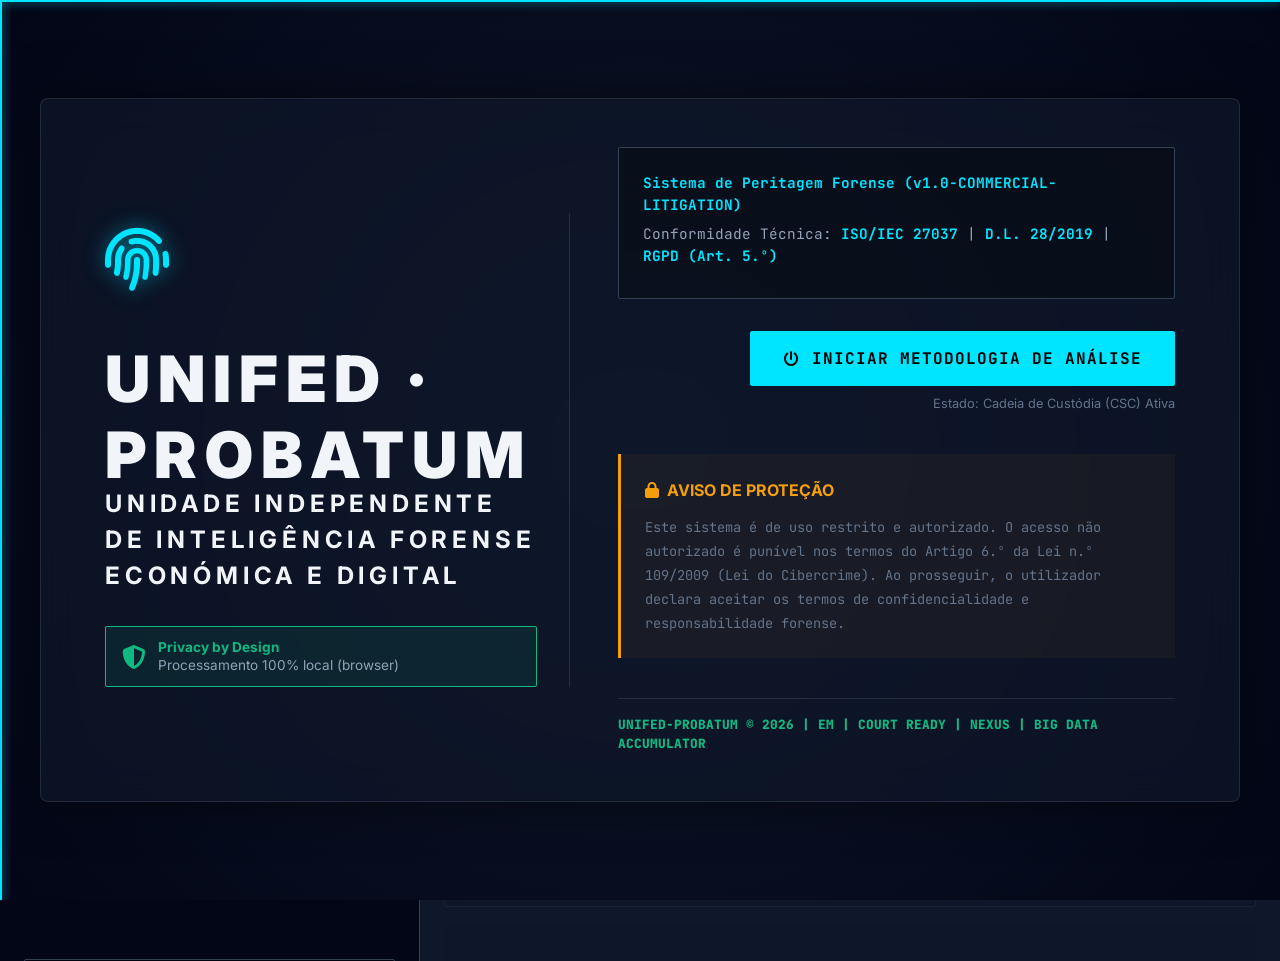
<file: index.html>
<!DOCTYPE html>
<html lang="pt-PT">
<head>
    <meta charset="UTF-8">
    <meta name="viewport" content="width=device-width, initial-scale=1.0">
    <meta name="description" content="UNIFED - PROBATUM (Unidade Independente de Inteligência Forense Económica e Digital) v1.0 · ISO/IEC 27037 · D.L. 28/2019 · COURT READY · EVIDÊNCIA DE MATERIALIDADE">
    <meta name="author" content="UNIFED - PROBATUM · Unidade Independente de Inteligência Forense Económica e Digital">
    <title>UNIFED - PROBATUM · v1.0 · ISO/IEC 27037 · COURT READY · EVIDÊNCIA DE MATERIALIDADE</title>

    <link rel="icon" href="data:image/svg+xml,<svg xmlns='http://www.w3.org/2000/svg' viewBox='0 0 100 100'><text y='.9em' font-size='90'>🔬</text></svg>">

    <!-- ============================================================================
         KILLSWITCH SELETIVO (APENAS BLOQUEIA DOMÍNIOS RESTRITOS – PERMITE CDNs)
         ============================================================================ -->
    <script>
        (function() {
            'use strict';
            const LOG_PREFIX = "[PERÍCIA-BLOCKER]:";
            // Domínios que serão BLOQUEADOS (APIs externas, TSA, etc.)
            const BLOCKED_DOMAINS = [
                'api.anthropic.com',
                // 'api.unifed.com',   // ← desbloqueado para selagem TSA opcional (R2)
                'freetsa.org',
                'opentimestamps.org',
                'calendar.opentimestamps.org'
            ];
            function isBlocked(url) {
                if (!url) return false;
                return BLOCKED_DOMAINS.some(domain => url.indexOf(domain) !== -1);
            }
            // Fetch seletivo
            const originalFetch = window.fetch.bind(window); // Vinculação estrita ao escopo global
            window.fetch = function(...args) {
                const url = args[0];
                if (isBlocked(url)) {
                    console.warn(LOG_PREFIX + " Requisição bloqueada (domínio restrito):", url);
                    return Promise.reject(new Error("Network Isolation: domain blocked"));
                }
                return originalFetch(...args); // Invocação direta segura
            };
            // XHR seletivo
            const originalOpen = XMLHttpRequest.prototype.open;
            XMLHttpRequest.prototype.open = function(method, url) {
                if (isBlocked(url)) {
                    console.warn(LOG_PREFIX + " XHR bloqueado:", url);
                    this._aborted = true;
                    return;
                }
                return originalOpen.apply(this, arguments);
            };
            console.info(LOG_PREFIX + " ✅ Política de rede seletiva ativa (bloqueio apenas para domínios restritos).");
        })();
    </script>

    <!-- ────────────────────────────────────────────────────────────────────────────
         BIBLIOTECAS CRÍTICAS (CARREGADAS VIA CDN – COMPATÍVEL COM GITHUB PAGES)
         ──────────────────────────────────────────────────────────────────────────── -->
    <!-- CryptoJS (hash SHA‑256) -->
    <!-- R24-AUTH: config e autenticação carregados primeiro — obrigatório -->
    <script src="config.js"></script>
    <script src="auth.js"></script>
    <script src="libs/crypto-js.min.js"></script>

    <!-- pdfMake (geração de PDF) — pdfmake.min.js DEVE preceder vfs_fonts.js -->
    <script src="libs/pdfmake.min.js"></script>
    <script src="libs/vfs_fonts.js"></script>

    <!-- Chart.js (gráficos ATF) -->
    <script src="libs/chart.umd.min.js"></script>

    <!-- QRCode.js (QR codes) -->
    <script src="libs/qrcode.min.js"></script>

    <!-- JSZip (compactação dos pacotes .zip) -->
    <script src="libs/jszip.min.js"></script>

    <!-- jsPDF (fallback para alguns PDFs) -->
    <script src="libs/jspdf.umd.min.js"></script>

    <!-- Outras bibliotecas auxiliares (PapaParse, pdf.js, docx) -->
    <script src="libs/papaparse.min.js"></script>
    <script src="libs/pdf.min.js"></script>
    <script src="libs/docx/index.js"></script>

    <!-- Verificação de carregamento do pdfMake -->
    <script>
        (function waitForPdfMake() {
            if (typeof pdfMake !== 'undefined') {
                console.log('[OK] pdfMake carregado com sucesso');
                return;
            }
            console.warn('[AVISO] pdfMake ainda não disponível – a aguardar...');
            setTimeout(waitForPdfMake, 200);
        })();
    </script>

    <!-- FONTES E ICONES -->
    <link rel="preconnect" href="https://fonts.googleapis.com">
    <link rel="preconnect" href="https://fonts.gstatic.com" crossorigin>
    <link href="https://fonts.googleapis.com/css2?family=Orbitron:wght@400;700;900&family=Inter:wght@300;400;500;600;700;800;900&family=JetBrains+Mono:wght@400;500;600;700;800&display=swap" rel="stylesheet">
    <link rel="stylesheet" href="https://cdnjs.cloudflare.com/ajax/libs/font-awesome/6.4.0/css/all.min.css">

    <!-- FOLHAS DE ESTILO (locais) -->
    <link rel="stylesheet" href="style.css">
    <link rel="stylesheet" href="style_additions.css">

    <!-- CSS CRÍTICO DE EMERGÊNCIA – MODAIS DESCONGELADOS (mantido inalterado) -->
    <style>
        /* Modal overlay base — oculto por omissão, flex quando activo */
        .modal-overlay {
            display: none;
            position: fixed; top: 0; left: 0; width: 100%; height: 100%;
            background: rgba(10,15,30,0.95);
            z-index: 18000;
            align-items: center;
            justify-content: center;
        }
        .modal-overlay[style*="flex"] { display: flex !important; }

        .drop-zone.drag-over {
            border-color: #4ade80 !important;
            background: rgba(74,222,128,0.07) !important;
        }

        #custodyModal { display: none; }
        #custodyModal.active { display: flex !important; }

        #custodyLogContainer::-webkit-scrollbar { width: 6px; }
        #custodyLogContainer::-webkit-scrollbar-track { background: #0a0f1e; }
        #custodyLogContainer::-webkit-scrollbar-thumb { background: #334155; border-radius: 3px; }

        #openEvidenceModalBtn,
        #custodyChainTriggerBtn {
            opacity: 1 !important;
            pointer-events: auto !important;
            cursor: pointer !important;
        }

        #sandboxBanner,
        #sandboxBannerInline {
            position: relative !important;
            clear: both !important;
            z-index: 10 !important;
        }
        #sandboxBanner[style*="fixed"],
        #sandboxBannerInline[style*="fixed"],
        #sandboxBanner[style*="absolute"],
        #sandboxBannerInline[style*="absolute"] {
            position: relative !important;
        }
        #UNIFED_SANDBOX_ALERTS {
            display: none !important;
        }

        #atfModal .modal-content {
            max-width: 92vw !important;
            width: 92vw !important;
        }
        #atfChartCanvas {
            width: 100% !important;
            height: 320px !important;
            min-height: 280px !important;
            max-height: 380px !important;
            display: block !important;
        }
        #atfModal .modal-body { padding: 1rem 1.5rem !important; }

        .evidence-hash-item {
            padding: 0.4rem 0;
            border-bottom: 1px solid #1e293b;
            font-size: 0.7rem;
        }
        .evidence-hash-filename { color: #e2e8f0; margin-bottom: 2px; }
        .evidence-hash-value { color: #4ade80; word-break: break-all; }

        .custody-log-entry {
            padding: 0.5rem 0.75rem;
            border-left: 3px solid #00e5ff;
            margin-bottom: 0.5rem;
            background: rgba(0,229,255,0.03);
            border-radius: 0 4px 4px 0;
            font-size: 0.72rem;
            color: #94a3b8;
        }
        .custody-log-entry.warn  { border-left-color: #f59e0b; }
        .custody-log-entry.error { border-left-color: #ef4444; }
        .custody-log-entry.ok    { border-left-color: #4ade80; }

        #logsDisplayArea {
            font-family: 'JetBrains Mono', monospace;
            font-size: 0.72rem;
            color: #94a3b8;
            max-height: 420px;
            overflow-y: auto;
            padding: 0.5rem;
        }
    </style>

    <!-- Módulos internos (ordem de carga corrigida) -->
    <script src="translations.js"></script>
    <script src="unifed_questionnaire_50questions.js"></script>
    <script src="unifed_merkle_engine.js"></script>
    <script src="unifed_triada_export.js"></script>
    <script src="script_injection.js"></script>
    <script src="script.js"></script>
    <script src="enrichment.js"></script>
    <script src="nexus.js"></script>
    <script src="unifed_architecture_report.js"></script>

    <script>
        (function() {
            if (typeof window._safePdfExport !== 'function') {
                window._safePdfExport = function() {
                    console.info('[UNIFED-PDF] _safePdfExport acionado (fallback seguro)');
                    if (typeof window.jspdf !== 'undefined' || typeof window.jsPDF !== 'undefined') {
                        try {
                            if (typeof window.exportPDF === 'function') {
                                window.exportPDF();
                            } else if (typeof window._unifedExportPdfRelatorio === 'function') {
                                window._unifedExportPdfRelatorio();
                            } else {
                                console.warn('[UNIFED-PDF] Nenhuma função de exportação PDF encontrada.');
                            }
                        } catch (e) {
                            console.error('[UNIFED-PDF] Erro na exportação segura:', e);
                        }
                    } else {
                        console.warn('[UNIFED-PDF] jsPDF não carregado. A aguardar...');
                        setTimeout(window._safePdfExport, 500);
                    }
                };
            }
        })();
    </script>

    <!-- ============================================================================
         VERIFICAÇÃO DE DEPENDÊNCIAS (ANTES DO DOMContentLoaded)
         Garante que todas as bibliotecas forenses essenciais foram carregadas.
         ============================================================================ -->
    <!-- [v1.0-COMMERCIAL-LITIGATION] CORREÇÃO 1: checkDependencies comentada para evitar bloqueio por CDN -->
    <!--
    <script>
        (function checkDependencies() {
            const requiredLibs = [
                { name: 'CryptoJS', global: 'CryptoJS' },
                { name: 'pdfMake', global: 'pdfMake' },
                { name: 'Chart', global: 'Chart' },
                { name: 'QRCode', global: 'QRCode' },
                { name: 'JSZip', global: 'JSZip' },
                { name: 'jspdf', global: 'jspdf' }
            ];
            const missing = [];
            for (const lib of requiredLibs) {
                if (typeof window[lib.global] === 'undefined') {
                    if (lib.global === 'jspdf' && typeof window.jsPDF !== 'undefined') continue;
                    missing.push(lib.name);
                }
            }
            if (missing.length) {
                console.error('[DEPENDENCIAS] ERRO CRÍTICO: Bibliotecas forenses não carregadas:', missing.join(', '));
                alert('⚠️ ERRO CRÍTICO: O sistema não pode funcionar offline.\nFaltam: ' + missing.join(', ') +
                      '\n\nVerifique a sua ligação à Internet (as bibliotecas são carregadas via CDN).');
                throw new Error('Missing critical dependencies: ' + missing.join(', '));
            }
            console.log('[DEPENDENCIAS] ✅ Todas as bibliotecas forenses essenciais foram carregadas (CDN OK).');
        })();
    </script>
    -->
</head>
<body>

    <!-- SPLASH SCREEN -->
    <div id="welcome-screen" class="splash-screen" style="display:flex; z-index:99999;">
        <div class="laser-h"></div>
        <div class="laser-v"></div>
        <div class="splash-content">
            <div class="splash-left">
                <div class="splash-logo"><i class="fas fa-fingerprint"></i></div>
                <div>
                    <h1>UNIFED · PROBATUM</h1>
                    <h2>Unidade Independente de Inteligência Forense Económica e Digital</h2>
                </div>
                <div class="privacy-highlight">
                    <i class="fas fa-shield-alt"></i>
                    <span>
                        <strong>Privacy by Design</strong><br>
                        Processamento 100% local (browser)
                    </span>
                </div>
            </div>
            <div class="splash-right">
                <div class="metadata-panel">
                    <p><strong>Sistema de Peritagem Forense (v1.0-COMMERCIAL-LITIGATION)</strong></p>
                    <p>Conformidade Técnica: <strong>ISO/IEC 27037</strong> | <strong>D.L. 28/2019</strong> | <strong>RGPD (Art. 5.º)</strong></p>
                </div>
                <div class="action-buttons">
                    <button id="startAnalysisBtn" class="splash-btn primary">
                        <i class="fas fa-power-off"></i> INICIAR METODOLOGIA DE ANÁLISE
                    </button>
                    <p class="declaration-text">Estado: Cadeia de Custódia (CSC) Ativa</p>
                </div>
                <div class="splash-warning-box">
                    <p><i class="fas fa-lock"></i> AVISO DE PROTEÇÃO</p>
                    <small>
                        Este sistema é de uso restrito e autorizado. O acesso não autorizado é punível
                        nos termos do Artigo 6.º da Lei n.º 109/2009 (Lei do Cibercrime). Ao prosseguir,
                        o utilizador declara aceitar os termos de confidencialidade e responsabilidade forense.
                    </small>
                </div>
                <div class="version-footer">
                    UNIFED-PROBATUM © 2026 | EM | COURT READY | NEXUS | BIG DATA ACCUMULATOR
                </div>
            </div>
        </div>
    </div>

    <!-- LOADING OVERLAY -->
    <div id="loadingOverlay" class="loading-overlay" style="display:none;">
        <div class="loading-content">
            <div class="loading-spinner"><i class="fas fa-atom"></i></div>
            <h2>INICIALIZAÇÃO DO SISTEMA</h2>
            <p>A carregar módulos forenses BIG DATA...</p>
            <div class="loading-progress">
                <div id="loadingProgress" class="loading-progress-bar"></div>
            </div>
            <p id="loadingStatusText" class="loading-status">0%</p>
        </div>
    </div>

    <!-- MAIN CONTAINER -->
    <div id="mainContainer" class="main-container" style="display:none; opacity:0;">

        <!-- HEADER PRINCIPAL -->
        <header class="main-header">
            <div class="header-content">
                <div class="logo-section">
                    <i class="fas fa-balance-scale"></i>
                    <div>
                        <h1>UNIFED - PROBATUM <span class="version-badge">v1.0-COMMERCIAL-LITIGATION</span></h1>
                        <p class="subtitle" id="headerSubtitle">ISO/IEC 27037 | NIST SP 800-86 | INTERPOL · CSC | BIG DATA</p>
                    </div>
                </div>
                <div class="control-group">
                    <button id="closeMethodologyBtn" style="height:38px; font-size:11px; background:rgba(239,68,68,0.15); border:1px solid #ef4444; color:#ef4444; cursor:pointer; border-radius:6px; transition:all 0.3s; padding:0 16px; font-weight:bold; white-space:nowrap; margin-right:8px;" data-pt="🛑 Encerrar Sessão Pericial" data-en="🛑 Terminate Forensic Session">🛑 Encerrar Sessão Pericial</button>
                    <button id="demoModeBtn" class="btn-demo-nav"><i class="fas fa-flask"></i><span id="demoBtnText">CASO REAL (ANONIMIZADO)</span></button>
                    <button id="langToggleBtn" class="btn-lang-toggle"><i class="fas fa-globe"></i><span id="currentLangLabel">PT</span></button>
                    <button id="viewLogsHeaderBtn" class="btn-tool" title="Ver Registo de Atividades (Art. 30 RGPD)"><i class="fas fa-history"></i></button>
                </div>
                <div class="session-info">
                    <div class="timestamp-fbi">
                        <strong>SESSÃO:</strong> <span id="sessionIdDisplay" class="session-id">--------</span><br>
                        <span id="currentDate"></span> | <span id="currentTime"></span>
                    </div>
                </div>
            </div>
        </header>

        <div class="app-container">

            <!-- SIDEBAR -->
            <aside class="sidebar">
                <div class="sidebar-header-fixed">
                    <h3 id="sidebarIdTitle" data-pt="IDENTIFICAÇÃO DO CONTRIBUINTE" data-en="TAXPAYER IDENTIFICATION">
                        <i class="fas fa-user-shield"></i> IDENTIFICAÇÃO DO CONTRIBUINTE
                    </h3>
                    <div class="client-identification-fixed">
                        <div class="form-group-fixed">
                            <label id="lblClientName" for="clientNameFixed" data-pt="Nome / Denominação Social" data-en="Name / Corporate Name">
                                <i class="fas fa-id-card"></i> Nome / Denominação Social
                            </label>
                            <input type="text" id="clientNameFixed" placeholder="Nome completo ou empresa">
                        </div>
                        <div class="form-group-fixed">
                            <label id="lblNIF" for="clientNIFFixed" data-pt="NIF" data-en="Tax ID / NIF">
                                <i class="fas fa-hashtag"></i> NIF
                            </label>
                            <input type="text" id="clientNIFFixed" placeholder="123456789" maxlength="9">
                        </div>
                        <div class="btn-group-fixed">
                            <button id="registerClientBtnFixed" class="btn-primary">
                                <i class="fas fa-check-double"></i>
                                <span id="btnRegister" data-pt="VALIDAR IDENTIDADE" data-en="VALIDATE IDENTITY">VALIDAR IDENTIDADE</span>
                            </button>
                        </div>
                        <div id="clientStatusFixed" class="client-status-fixed" style="display:none;">
                            <i class="fas fa-shield-alt"></i>
                            <span id="clientNameDisplayFixed"></span> | NIF: <span id="clientNifDisplayFixed"></span>
                        </div>
                    </div>
                </div>

                <div class="sidebar-filters">
                    <h3 id="sidebarParamTitle"><i class="fas fa-sliders-h"></i> PARÂMETROS DE AUDITORIA FORENSE</h3>
                    <div class="info-fixed">
                        <div class="info-item">
                            <span class="info-label" id="lblFiscalYear"><i class="fas fa-calendar-alt"></i> ANO FISCAL EM EXAME</span>
                            <select id="anoFiscal"></select>
                        </div>
                        <div class="info-item">
                            <span class="info-label" id="lblPeriodo"><i class="fas fa-clock"></i> PERÍODO TEMPORAL</span>
                            <select id="periodoAnalise">
                                <option value="anual" data-pt="Exercício Completo (Anual)" data-en="Full Fiscal Year (Annual)">Exercício Completo (Anual)</option>
                                <option value="1s" data-pt="1.º Semestre" data-en="1st Semester">1.º Semestre</option>
                                <option value="2s" data-pt="2.º Semestre" data-en="2nd Semester">2.º Semestre</option>
                                <option value="trimestral" data-pt="Trimestral" data-en="Quarterly">Trimestral</option>
                                <option value="mensal" data-pt="Mensal" data-en="Monthly">Mensal</option>
                            </select>
                        </div>
                        <div class="info-item" id="trimestralSelectorContainer" style="display:none;">
                            <span class="info-label"><i class="fas fa-filter"></i> TRIMESTRE ACTIVO</span>
                            <select id="trimestralSelector">
                                <option value="1">1.º Trimestre</option>
                                <option value="2">2.º Trimestre</option>
                                <option value="3">3.º Trimestre</option>
                                <option value="4">4.º Trimestre</option>
                            </select>
                        </div>
                        <div class="info-item">
                            <span class="info-label" id="lblPlatform"><i class="fas fa-mobile-alt"></i> PLATAFORMA DIGITAL</span>
                            <select id="selPlatformFixed">
                                <option value="bolt">Bolt Operations OÜ</option>
                                <option value="uber">Uber B.V.</option>
                                <option value="freenow">FREE NOW</option>
                                <option value="cabify">Cabify</option>
                                <option value="indrive">inDrive</option>
                                <option value="outra">Plataforma A</option>
                            </select>
                        </div>
                    </div>
                </div>

                <div class="evidence-management-section-solid">
                    <button id="openEvidenceModalBtn" class="evidence-management-btn-solid">
                        <span><i class="fas fa-folder-open"></i> <span id="btnEvidence">GESTÃO DE EVIDÊNCIAS</span></span>
                        <span id="evidenceCountTotal" class="evidence-count-solid">0</span>
                    </button>
                    <div class="counters-compact">
                        <div class="counter-item-compact"><span id="controlCountCompact" class="counter-value-compact">0</span><span class="counter-label-compact">CTRL</span></div>
                        <div class="counter-item-compact"><span id="saftCountCompact" class="counter-value-compact">0</span><span class="counter-label-compact">SAF-T</span></div>
                        <div class="counter-item-compact"><span id="invoiceCountCompact" class="counter-value-compact">0</span><span class="counter-label-compact">FAT</span></div>
                        <div class="counter-item-compact"><span id="statementCountCompact" class="counter-value-compact">0</span><span class="counter-label-compact">EXT</span></div>
                        <div class="counter-item-compact"><span id="dac7CountCompact" class="counter-value-compact">0</span><span class="counter-label-compact">DAC7</span></div>
                    </div>
                    <button id="analyzeBtn" class="btn-forensic" disabled>
                        <i class="fas fa-search-dollar"></i> <span id="btnAnalyze">EXECUTAR PERÍCIA</span>
                    </button>
                </div>

                <div class="conformity-seals">
                    <h4><i class="fas fa-certificate"></i> <span data-pt="CERTIFICAÇÕES & CONFORMIDADE" data-en="CERTIFICATIONS & COMPLIANCE">CERTIFICAÇÕES & CONFORMIDADE</span></h4>
                    <div class="seals-grid">
                        <div class="seal-item" title="ISO/IEC 27001"><i class="fas fa-shield-alt"></i> ISO 27001</div>
                        <div class="seal-item" title="ISO/IEC 27035"><i class="fas fa-shield-virus"></i> ISO 27035</div>
                        <div class="seal-item" title="ISO/IEC 27037"><i class="fas fa-microchip"></i> ISO 27037</div>
                    </div>
                    <div class="privacy-badge">
                        <i class="fas fa-lock"></i>
                        <span><strong>Privacy by Design</strong><br>
                        <span data-pt="Processamento 100% local (browser)" data-en="100% local processing (browser)">Processamento 100% local (browser)</span></span>
                    </div>
                    <button id="forensicWipeBtn" class="btn-wipe">
                        <i class="fas fa-broom"></i> <span id="wipeBtnText">PURGA TOTAL DE DADOS (LIMPEZA BINÁRIA)</span>
                    </button>
                </div>
            </aside>

            <!-- ÁREA PRINCIPAL -->
            <main class="analysis-area">

                <!-- TOOLBAR -->
                <div class="toolbar-section pure-toolbar-unified">
                    <button id="atfModalBtn" class="pure-btn-led led-blue l1-btn" data-pt="⏳ TENDÊNCIA ATF" data-en="⏳ ATF TREND">⏳ TENDÊNCIA ATF</button>
                    <button id="exportJSONBtn" class="pure-btn-led led-silver l1-btn" data-pt="EXPORTAR JSON" data-en="EXPORT JSON">EXPORTAR JSON</button>
                    <button id="resetBtn" class="pure-btn-led led-silver l1-btn" data-pt="REINICIAR" data-en="RESET">REINICIAR</button>
                    <button id="clearConsoleBtn" class="pure-btn-led led-silver l1-btn" data-pt="LIMPAR CONSOLE" data-en="CLEAR CONSOLE">
                        <span id="clearConsoleBtnText">LIMPAR CONSOLE</span>
                    </button>
                    <button id="exportInspectionBtn" class="pure-btn-led led-silver l1-btn" data-pt="EXPORTAR INSPECÇÃO" data-en="EXPORT INSPECTION">
                        <i class="fas fa-search"></i> <span data-pt="EXPORTAR INSPECÇÃO" data-en="EXPORT INSPECTION">EXPORTAR INSPECÇÃO</span>
                    </button>
                    <div id="triadaContainer" class="triada-row">
                        <button id="exportLawyerBtn" class="pure-btn-led" style="height:65px;">
                            ⚖️<span data-pt="Exportar Pacote Advogado (Parecer, Petição, Anexo Custódia + JSON)" data-en="Export Lawyer Package (Expert Opinion, Petition, Custody Annex + JSON)">Exportar Pacote Advogado (Parecer, Petição, Anexo Custódia + JSON)</span>
                        </button>
                        <button id="exportAnalystBtn" class="pure-btn-led" style="height:65px;">
                            🔎<span data-pt="Exportar Pacote Analista (Parecer Técnico Forense + JSON)" data-en="Export Analyst Package (Forensic Technical Report + JSON)">Exportar Pacote Analista (Parecer Técnico Forense + JSON)</span>
                        </button>
                    </div>
                </div>

                <!-- MÓDULO SAF-T -->
                <div class="module-row">
                    <div class="module-card full-width">
                        <h4 id="moduleSaftTitle" data-pt="MÓDULO SAF-T (EXTRAÇÃO)" data-en="SAF-T MODULE (EXTRACTION)">
                            <i class="fas fa-file-code"></i> MÓDULO SAF-T (EXTRAÇÃO)
                        </h4>
                        <div class="module-values grid-3">
                            <div class="kpi-card highlight"><h4 id="saftIliquidoLabel">Valor Ilíquido Total</h4><p id="saftIliquidoValue">0,00 €</p><span class="file-source-badge" id="saftIliquidoSource"></span></div>
                            <div class="kpi-card highlight"><h4 id="saftIvaLabel">Total IVA</h4><p id="saftIvaValue">0,00 €</p><span class="file-source-badge" id="saftIvaSource"></span></div>
                            <div class="kpi-card highlight"><h4 id="saftBrutoLabel">Valor Bruto Total</h4><p id="saftBrutoValue">0,00 €</p><span class="file-source-badge" id="saftBrutoSource"></span></div>
                        </div>
                    </div>
                </div>

                <!-- MÓDULO EXTRATOS -->
                <div class="module-row">
                    <div class="module-card full-width">
                        <h4 id="moduleStatementTitle"><i class="fas fa-file-contract"></i> MÓDULO EXTRATOS (MAPEAMENTO)</h4>
                        <div class="module-values">
                            <div class="grid-3" style="margin-bottom:0.75rem;">
                                <div class="kpi-card highlight"><h4 id="stmtGanhosLabel">Ganhos</h4><p id="stmtGanhosValue">0,00 €</p><span class="file-source-badge" id="stmtGanhosSource"></span></div>
                                <div class="kpi-card"><h4 id="stmtDespesasLabel">Despesas/Comissões</h4><p id="stmtDespesasValue">0,00 €</p><span class="file-source-badge" id="stmtDespesasSource"></span></div>
                                <div class="kpi-card"><h4 id="stmtGanhosLiquidosLabel">Ganhos Líquidos</h4><p id="stmtGanhosLiquidosValue">0,00 €</p><span class="file-source-badge" id="stmtGanhosLiquidosSource"></span></div>
                            </div>
                        </div>
                    </div>
                </div>

                <!-- MÓDULO DAC7 -->
                <div class="module-row">
                    <div class="module-card full-width">
                        <h4 id="moduleDac7Title"><i class="fas fa-envelope-open-text"></i> MÓDULO DAC7 (DECOMPOSIÇÃO)</h4>
                        <div class="module-values grid-4">
                            <div class="kpi-card"><h4 id="dac7Q1Label">1.º TRI</h4><p id="dac7Q1Value">0,00 €</p><span class="file-source-badge" id="dac7Q1Source"></span></div>
                            <div class="kpi-card"><h4 id="dac7Q2Label">2.º TRI</h4><p id="dac7Q2Value">0,00 €</p><span class="file-source-badge" id="dac7Q2Source"></span></div>
                            <div class="kpi-card"><h4 id="dac7Q3Label">3.º TRI</h4><p id="dac7Q3Value">0,00 €</p><span class="file-source-badge" id="dac7Q3Source"></span></div>
                            <div class="kpi-card"><h4 id="dac7Q4Label">2.º Semestre</h4><p id="dac7Q4Value">0,00 €</p><span class="file-source-badge" id="dac7Q4Source"></span></div>
                        </div>
                    </div>
                </div>

                <!-- ALERTAS DE DOIS EIXOS -->
                <div class="dashboard-fixed" id="twoAxisAlerts">
                    <div class="stat-card warning" id="revenueGapCard" style="display:none;">
                        <h4><i class="fas fa-chart-line"></i> <span id="revenueGapTitle">OMISSÃO DE FATURAMENTO</span></h4>
                        <p id="revenueGapValue">0,00 €</p>
                        <span class="stat-desc" id="revenueGapDesc">SAF-T Bruto vs Ganhos</span>
                    </div>
                    <div class="stat-card alert" id="expenseGapCard" style="display:none;">
                        <h4><i class="fas fa-percentage"></i> <span id="expenseGapTitle">OMISSÃO DE CUSTOS/IVA</span></h4>
                        <p id="expenseGapValue">0,00 €</p>
                        <span class="stat-desc" id="expenseGapDesc">Despesas/Comissões (Extrato) vs Faturadas (BTF)</span>
                    </div>
                    <div class="stat-card alert" id="omissaoDespesasPctCard" style="display:none;">
                        <h4><i class="fas fa-percent"></i> <span id="omissaoDespesasPctTitle">Percentagem Cobrada Pela Plataforma</span></h4>
                        <p id="omissaoDespesasPctValue">0,00 %</p>
                        <span class="stat-desc" id="omissaoDespesasPctDesc">(Despesas/Comissões / Ganhos Extrato) × 100</span>
                    </div>
                </div>

                <!-- QUANTUM BOX -->
                <div id="quantumBox" class="quantum-box" style="display:none;">
                    <h4 id="quantumTitle"><i class="fas fa-balance-scale"></i> CÁLCULO TRIBUTÁRIO FORENSE · PROVA RAINHA</h4>
                    <div id="quantumValue" class="quantum-value">0,00 €</div>
                    <p id="quantumFormula" class="quantum-formula">Diferencial de Base em Análise vs Faturada</p>
                    <p id="quantumNote" class="quantum-formula"
                       data-pt="IVA 23% (Omissão Custos): 0,00 € | IVA 6% (SAF-T Ilíquido): 0,00 €"
                       data-en="VAT 23% (Cost Omission): 0.00 € | VAT 6% (SAF-T Net): 0.00 €">
                        IVA 23% (Omissão Custos): 0,00 € | IVA 6% (SAF-T Ilíquido): 0,00 €
                    </p>
                    <div id="quantumBreakdown" class="quantum-breakdown"></div>
                </div>

                <!-- VEREDICTO -->
                <div id="verdictDisplay" class="verdict-display">
                    <p class="verdict-title" id="verdictPercentLabel">PARECER TÉCNICO N.º <span id="verdictSessionId">--------</span></p>
                    <p id="verdictLevel" class="verdict-level">AGUARDANDO ANÁLISE</p>
                    <p id="verdictPercentValue" class="verdict-percent">
                        <span data-pt="Discrepância:" data-en="Discrepancy:">Discrepância:</span>
                        <span id="verdictPercentSpan">0,00%</span>
                    </p>
                    <div id="verdictDesc" class="verdict-desc">Execute a perícia para obter o veredicto.</div>
                    <div id="verdictLegal" class="verdict-legal" style="margin-top:1rem; font-size:0.8rem; color:var(--text-secondary); border-top:1px dashed var(--border-color); padding-top:0.5rem;"></div>
                </div>

                <!-- BIG DATA ALERT -->
                <div id="bigDataAlert" class="bigdata-alert smoking-gun" style="display:none;">
                    <i class="fas fa-radiation"></i>
                    <div>
                        <h4 id="alertCriticalTitle">EVIDÊNCIA DE MATERIALIDADE · DIVERGÊNCIA CRÍTICA</h4>
                        <p id="alertOmissionText">Despesas/Comissões (Extrato) vs Faturadas (Plataforma):</p>
                        <strong id="alertDeltaValue" style="font-size:1.2rem; color:var(--warn-primary);">0,00 €</strong>
                        <small id="alertAccumulatedNote">Diferencial de Base em Análise</small>
                    </div>
                </div>

                <!-- DASHBOARD ALERTAS -->
                <div class="dashboard-fixed" id="dashboardAlerts"></div>

                <!-- SMOKING GUNS: movidos para #pureDashboard via panel.html -->

                <!-- AUXILIARY HELPER SECTION -->
                <div id="auxiliaryHelperSection" style="display:none;">
                    <div id="auxBoxPortagens" style="display:none;">
                        <span id="auxBoxPortagensLabel"></span>
                        <span id="auxBoxPortagensDesc"></span>
                    </div>
                    <div id="auxDac7ReconciliationNote" style="display:none;">
                        <span id="auxDac7NoteValue"></span>
                        <span id="auxDac7NoteValueQ"></span>
                    </div>
                </div>

                <!-- KPI SECTION -->
                <div class="kpi-section">
                    <h3 id="kpiTitle"><i class="fas fa-project-diagram"></i> TRIANGULAÇÃO FINANCEIRA · BIG DATA ALGORITHM v13.0</h3>
                    <div class="kpi-grid">
                        <div class="kpi-card highlight"><h4 id="kpiGross">GANHOS (EXTRATO)</h4><p id="kpiGrossValue">0,00 €</p></div>
                        <div class="kpi-card" id="kpiCommCard"><h4 id="kpiCommText">DESPESAS/COMISSÕES</h4><p id="kpiCommValue">0,00 €</p></div>
                        <div class="kpi-card"><h4 id="kpiNetText">LÍQUIDO (EXTRATO)</h4><p id="kpiNetValue">0,00 €</p></div>
                        <div class="kpi-card danger" id="kpiInvCard"><h4 id="kpiInvText">FATURADO</h4><p id="kpiInvValue">0,00 €</p></div>
                    </div>
                </div>

                <!-- GRÁFICOS -->
                <div class="chart-section">
                    <h3 id="chartTitle"><i class="fas fa-chart-line"></i> ANÁLISE DE DISCREPÂNCIAS · GAP FORENSE</h3>
                    <div class="chart-container"><canvas id="mainChart"></canvas></div>
                </div>
                <div class="chart-section">
                    <h3 id="chartTitle2"><i class="fas fa-chart-bar"></i> DISCREPÂNCIA SAF-T vs DAC7</h3>
                    <div class="chart-container"><canvas id="discrepancyChart"></canvas></div>
                </div>

                <!-- PURE DASHBOARD -->
                <div id="pureDashboardWrapper" style="display:none;"></div>
<section id="pureDashboard" class="pure-section" aria-label="Painel Prova Pericial v1.0-COMMERCIAL-LITIGATION">

  <!-- ── HEADER DA SECÇÃO ────────────────────────────────────────────────── -->
  <div class="pure-section-header">
    <div class="pure-section-title">
      <span class="pure-badge-version">v1.0-COMMERCIAL-LITIGATION</span>
      <span id="pure-title-text" data-pt="RECONSTITUIÇÃO DA VERDADE MATERIAL — SESSÃO" data-en="RECONSTRUCTION OF MATERIAL TRUTH — SESSION">RECONSTITUIÇÃO DA VERDADE MATERIAL — SESSÃO</span>
      <span id="pure-session-id" class="pure-mono" data-i18n-ignore>UNIFED-DIAMOND</span>
    </div>
    <div class="pure-session-badge">
      <span class="pure-label">SHA-256 DYNAMIC</span>
      <span id="pure-hash-prefix" class="pure-mono pure-hash" data-i18n-ignore>GERANDO...</span>
    </div>
    <div class="pure-sidebar-id" style="margin-top: 8px;">
      <h3 id="sidebarIdTitle" data-pt="IDENTIFICAÇÃO DO CONTRIBUINTE" data-en="TAXPAYER IDENTIFICATION">IDENTIFICAÇÃO DO CONTRIBUINTE</h3>
    </div>
  </div>

  <!-- ── GRID DE PAINÉIS (pure-card-grid) ─────────────────────────────────── -->
  <div class="pure-card-grid">

  <!-- ── PAINEL I · RECONSTITUIÇÃO FINANCEIRA ────────────────────────────── -->
  <div class="pure-card" id="pureFinancialCard">
    <h3 class="pure-card-title">
      <span class="pure-icon">🔬</span>
      <span id="pure-card1-title" data-pt="I. RECONSTITUIÇÃO DA VERDADE MATERIAL (EXTRATO vs SAF-T vs DAC7)" data-en="I. RECONSTRUCTION OF MATERIAL TRUTH (STATEMENT vs SAF-T vs DAC7)">I. RECONSTITUIÇÃO DA VERDADE MATERIAL (EXTRATO vs SAF-T vs DAC7)</span>
    </h3>
    <div class="pure-data-grid pure-3col">

      <div class="pure-data-block">
        <div class="pure-data-label" id="pure-label-ganhos" data-pt="Ganhos (Extrato Ledger)" data-en="Earnings (Ledger Statement)">Ganhos (Extrato Ledger)</div>
        <div id="pure-ganhos-reais" class="pure-data-value pure-value-primary" data-i18n-ignore>€ 0,00</div>
        <div class="pure-data-sub" id="pure-sub-ganhos" data-pt="Fonte primária · Viagens efectuadas" data-en="Primary source · Trips completed">Fonte primária · Viagens efectuadas</div>
      </div>

      <div class="pure-data-block">
        <div class="pure-data-label" id="pure-label-despesas" data-pt="Despesas / Comissões (BTOR)" data-en="Expenses / Commissions (BTOR)">Despesas / Comissões (BTOR)</div>
        <div id="pure-despesas-reais" class="pure-data-value pure-value-warn" data-i18n-ignore>€ 0,00</div>
        <div class="pure-data-sub" id="pure-sub-despesas" data-pt="Retidas pela plataforma (extrato)" data-en="Withheld by platform (statement)">Retidas pela plataforma (extrato)</div>
      </div>

      <div class="pure-data-block">
        <div class="pure-data-label" id="pure-label-liquido" data-pt="Ganhos Líquidos (Extrato)" data-en="Net Earnings (Statement)">Ganhos Líquidos (Extrato)</div>
        <div id="pure-liquido-real" class="pure-data-value pure-value-neutral" data-i18n-ignore>€ 0,00</div>
        <div class="pure-data-sub" id="pure-sub-liquido" data-pt="Ganhos − Despesas (extrato real)" data-en="Earnings − Expenses (actual statement)">Ganhos − Despesas (extrato real)</div>
      </div>

      <div class="pure-data-block">
        <div class="pure-data-label" id="pure-label-saft" data-pt="SAF-T Bruto (Declarado)" data-en="SAF-T Gross (Declared)">SAF-T Bruto (Declarado)</div>
        <div id="pure-saft-bruto" class="pure-data-value pure-value-neutral" data-i18n-ignore>€ 0,00</div>
        <div class="pure-data-sub" id="pure-sub-saft" data-pt="Faturação interna plataforma" data-en="Platform internal invoicing">Faturação interna plataforma</div>
      </div>

      <div class="pure-data-block">
        <div class="pure-data-label" id="pure-label-dac7" data-pt="DAC7 (Reportado à AT)" data-en="DAC7 (Reported to TA)">DAC7 (Reportado à AT)</div>
        <div id="pure-dac7-total" class="pure-data-value pure-value-neutral" data-i18n-ignore>€ 0,00</div>
        <div class="pure-data-sub" id="pure-sub-dac7" data-pt="2.º Semestre 2024 (Q4 activo)" data-en="2nd Semester 2024 (Q4 active)">2.º Semestre 2024 (Q4 activo)</div>
      </div>

      <div class="pure-data-block">
        <div class="pure-data-label" id="pure-label-fatura" data-pt="Comissões Faturadas (BTF)" data-en="Invoiced Commissions (BTF)">Comissões Faturadas (BTF)</div>
        <div id="pure-fatura-btf" class="pure-data-value pure-value-warn" data-i18n-ignore>€ 0,00</div>
        <div class="pure-data-sub" id="pure-sub-fatura" data-pt="Valor em faturas emitidas (PT1124/PT1125)" data-en="Value in issued invoices (PT1124/PT1125)">Valor em faturas emitidas (PT1124/PT1125)</div>
      </div>

    </div>
  </div>

  <!-- ── PAINEL II · ELEMENTOS DE PROVA DETERMINANTES — REVELAÇÃO DINÂMICA ─── -->
  <div class="pure-card pure-card-alert" id="pureDiscCard">
    <h3 class="pure-card-title">
      <span class="pure-icon">🔬</span>
      <span id="pure-card2-title" data-pt="II. EVIDÊNCIA DE MATERIALIDADE" data-en="II. MATERIALITY EVIDENCE">II. EVIDÊNCIA DE MATERIALIDADE</span>
    </h3>

    <div style="margin-bottom: 16px;">
      <span id="pure-sg-title" class="pure-sg-section-label" data-pt="🔫 PROVAS RAINHA · DIVERGÊNCIA CRÍTICA" data-en="🔫 SMOKING GUNS · CRITICAL DIVERGENCE" style="display: inline-block; background: #0f172a; padding: 4px 12px; border-radius: 16px; font-size: 12px; font-weight: bold; letter-spacing: 1px; border-left: 3px solid #ef4444;">🔫 PROVAS RAINHA · DIVERGÊNCIA CRÍTICA</span>
    </div>

    <!-- R24-TABLE: substituição dos div.pure-sg por tabela real de 5 colunas -->
    <div class="pure-sg-container" style="overflow-x:auto;">
      <table id="smoking-gun-table" style="width:100%; border-collapse:collapse; table-layout:fixed; display:none; margin-top:4px; border:1px solid rgba(0,229,255,0.18); border-radius:6px; overflow:hidden;">
        <colgroup>
          <col style="width:20%;">
          <col style="width:16%;">
          <col style="width:16%;">
          <col style="width:22%;">
          <col style="width:26%;">
        </colgroup>
        <thead>
          <tr style="background:#080f1e;">
            <th style="padding:8px 12px; font-size:0.65rem; font-weight:700; color:#64748b; text-align:left; letter-spacing:0.08em; border-bottom:1px solid rgba(0,229,255,0.12);">PROVA RAINHA</th>
            <th style="padding:8px 12px; font-size:0.65rem; font-weight:700; color:#64748b; text-align:center; letter-spacing:0.08em; border-bottom:1px solid rgba(0,229,255,0.12);">VALOR BASE</th>
            <th style="padding:8px 12px; font-size:0.65rem; font-weight:700; color:#64748b; text-align:center; letter-spacing:0.08em; border-bottom:1px solid rgba(0,229,255,0.12);">VALOR DECLARADO</th>
            <th style="padding:8px 12px; font-size:0.65rem; font-weight:700; color:#64748b; text-align:center; letter-spacing:0.08em; border-bottom:1px solid rgba(0,229,255,0.12);">DELTA / %</th>
            <th style="padding:8px 12px; font-size:0.65rem; font-weight:700; color:#64748b; text-align:left;  letter-spacing:0.08em; border-bottom:1px solid rgba(0,229,255,0.12);">VIOLAÇÃO LEGAL</th>
           </tr>
        </thead>
        <tbody>
          <!-- PROVA RAINHA II — OMISSÃO DE FATURAÇÃO -->
          <tr id="smoking-gun-2" style="display:none;">
            <td style="padding:14px 12px; vertical-align:middle; border-right:1px solid rgba(239,68,68,0.15); border-bottom:1px solid rgba(239,68,68,0.1); background:rgba(239,68,68,0.04); border-left:3px solid #ef4444;">
              <div style="font-size:0.7rem; font-weight:800; color:#ef4444; margin-bottom:4px;" id="pure-sg2-label"
                   data-pt="🔫 PROVA RAINHA II" data-en="🔫 SMOKING GUN II">🔫 PROVA RAINHA II</div>
              <div style="font-size:0.72rem; color:#cbd5e1; line-height:1.4;">Omissão de Faturação<br>(Subdeclaração)</div>
             </td>
            <td style="padding:14px 12px; vertical-align:middle; text-align:center; border-right:1px solid rgba(239,68,68,0.1); border-bottom:1px solid rgba(239,68,68,0.1); background:#0a1628;">
              <div style="font-size:0.62rem; color:#64748b; text-transform:uppercase; letter-spacing:0.06em; margin-bottom:6px;"
                   id="pure-sg2-btor-label" data-pt="BTOR (Extrato)" data-en="BTOR (Statement)">BTOR (Extrato)</div>
              <div style="font-size:1.05rem; font-weight:800; color:#f8fafc; font-family:'JetBrains Mono',monospace;"
                   id="pure-sg2-btor-val" data-i18n-ignore>€ 0,00</div>
             </td>
            <td style="padding:14px 12px; vertical-align:middle; text-align:center; border-right:1px solid rgba(239,68,68,0.1); border-bottom:1px solid rgba(239,68,68,0.1); background:#0a1628;">
              <div style="font-size:0.62rem; color:#64748b; text-transform:uppercase; letter-spacing:0.06em; margin-bottom:6px;"
                   id="pure-sg2-btf-label" data-pt="BTF (Fatura)" data-en="BTF (Invoice)">BTF (Fatura)</div>
              <div style="font-size:1.05rem; font-weight:800; color:#f8fafc; font-family:'JetBrains Mono',monospace;"
                   id="pure-sg2-btf-val" data-i18n-ignore>€ 0,00</div>
             </td>
            <td style="padding:14px 12px; vertical-align:middle; text-align:center; border-right:1px solid rgba(239,68,68,0.15); border-bottom:1px solid rgba(239,68,68,0.1); background:rgba(239,68,68,0.07);">
              <div style="font-size:0.65rem; font-weight:800; color:#ef4444; text-transform:uppercase; letter-spacing:0.05em; margin-bottom:6px;"
                   id="pure-sg2-delta-label" data-pt="OMISSÃO DE FATURAÇÃO" data-en="INVOICE OMISSION">OMISSÃO DE FATURAÇÃO</div>
              <div style="font-size:1.3rem; font-weight:900; color:#ef4444; font-family:'JetBrains Mono',monospace; line-height:1.1;"
                   id="pure-sg2-delta" data-i18n-ignore>€ 0,00</div>
              <div style="font-size:0.82rem; font-weight:600; color:#f87171; margin-top:4px;"
                   id="pure-sg2-pct" data-i18n-ignore>(0%)</div>
             </td>
            <td style="padding:14px 12px; vertical-align:middle; border-bottom:1px solid rgba(239,68,68,0.1); background:#080f1e;">
              <div style="font-size:0.64rem; color:#94a3b8; line-height:1.6;"
                   id="pure-sg2-legal"
                   data-pt="Violação: Art. 103.º (Obrigação Declarativa) · Art. 78.º CIVA (Faturação) · Art. 125.º CPP (Prova Pericial)"
                   data-en="Violation: Art. 103 (Reporting Obligation) · Art. 78 CIVA (Invoicing) · Art. 125 CPP (Expert Evidence)">
                Violação: Art. 103.º (Obrigação Declarativa) · Art. 78.º CIVA (Faturação) · Art. 125.º CPP (Prova Pericial)
              </div>
             </td>
           </tr>
          <!-- PROVA RAINHA I — RETENÇÃO ILÍCITA DE COMISSÕES -->
          <tr id="smoking-gun-1" style="display:none;">
            <td style="padding:14px 12px; vertical-align:middle; border-right:1px solid rgba(245,158,11,0.15); background:rgba(245,158,11,0.04); border-left:3px solid #f59e0b;">
              <div style="font-size:0.7rem; font-weight:800; color:#f59e0b; margin-bottom:4px;" id="pure-sg1-label"
                   data-pt="🔫 PROVA RAINHA I" data-en="🔫 SMOKING GUN I">🔫 PROVA RAINHA I</div>
              <div style="font-size:0.72rem; color:#cbd5e1; line-height:1.4;">Retenção Ilícita<br>de Comissões</div>
             </td>
            <td style="padding:14px 12px; vertical-align:middle; text-align:center; border-right:1px solid rgba(245,158,11,0.1); background:#0a1628;">
              <div style="font-size:0.62rem; color:#64748b; text-transform:uppercase; letter-spacing:0.06em; margin-bottom:6px;"
                   id="pure-sg1-saft-label" data-pt="SAF-T (Bruto)" data-en="SAF-T (Gross)">SAF-T (Bruto)</div>
              <div style="font-size:1.05rem; font-weight:800; color:#f8fafc; font-family:'JetBrains Mono',monospace;"
                   id="pure-sg1-saft-val" data-i18n-ignore>€ 0,00</div>
             </td>
            <td style="padding:14px 12px; vertical-align:middle; text-align:center; border-right:1px solid rgba(245,158,11,0.1); background:#0a1628;">
              <div style="font-size:0.62rem; color:#64748b; text-transform:uppercase; letter-spacing:0.06em; margin-bottom:6px;"
                   id="pure-sg1-dac7-label" data-pt="DAC7 (AT)" data-en="DAC7 (TA)">DAC7 (AT)</div>
              <div style="font-size:1.05rem; font-weight:800; color:#f8fafc; font-family:'JetBrains Mono',monospace;"
                   id="pure-sg1-dac7-val" data-i18n-ignore>€ 0,00</div>
             </td>
            <td style="padding:14px 12px; vertical-align:middle; text-align:center; border-right:1px solid rgba(245,158,11,0.15); background:rgba(245,158,11,0.06);">
              <div style="font-size:0.65rem; font-weight:800; color:#f59e0b; text-transform:uppercase; letter-spacing:0.05em; margin-bottom:6px;"
                   id="pure-sg1-delta-label" data-pt="DISCREPÂNCIA" data-en="DISCREPANCY">DISCREPÂNCIA</div>
              <div style="font-size:1.3rem; font-weight:900; color:#f59e0b; font-family:'JetBrains Mono',monospace; line-height:1.1;"
                   id="pure-sg1-delta" data-i18n-ignore>€ 0,00</div>
              <div style="font-size:0.82rem; font-weight:600; color:#fbbf24; margin-top:4px;"
                   id="pure-sg1-pct" data-i18n-ignore>(0%)</div>
             </td>
            <td style="padding:14px 12px; vertical-align:middle; border-bottom:1px solid rgba(245,158,11,0.1); background:#080f1e;">
              <div style="font-size:0.64rem; color:#94a3b8; line-height:1.6;"
                   id="pure-sg1-legal"
                   data-pt="Violação: Art. 406.º CC (Declaração SAF-T) · Lei 8/2012 (DAC7) · Art. 125.º CPP"
                   data-en="Violation: Art. 406 CC (SAF-T Declaration) · Law 8/2012 (DAC7) · Art. 125 CPP">
                Violação: Art. 406.º CC (Declaração SAF-T) · Lei 8/2012 (DAC7) · Art. 125.º CPP
              </div>
             </td>
           </tr>
        </tbody>
       </table>
    </div>
  </div>

  <!-- ── PAINEL II-B · NOVO CARD: COLARINHO BRANCO (Criminalidade Financeira) ─ -->
  <!-- RETIFICAÇÃO R24-2.2: cards IVA 23% e IVA 6% -->
  <div class="pure-card" id="iva23Card" style="display:none; margin-bottom:8px;">
    <h4 id="iva23CardTitle" data-pt="IVA 23% — Cenário A (Comissões)" data-en="VAT 23% — Scenario A (Commissions)">IVA 23% — Cenário A (Comissões)</h4>
    <p id="iva23Value" data-i18n-ignore style="font-size:1.2rem;font-weight:700;color:#b91c1c;">0,00 €</p>
  </div>
  <div class="pure-card" id="iva6Card" style="display:none; margin-bottom:8px;">
    <h4 id="iva6CardTitle" data-pt="IVA 6% — Cenário B (Transporte não declarado)" data-en="VAT 6% — Scenario B (Undeclared Transport)">IVA 6% — Cenário B (Transporte não declarado)</h4>
    <p id="iva6Value" data-i18n-ignore style="font-size:1.2rem;font-weight:700;color:#b91c1c;">0,00 €</p>
  </div>
    <div class="pure-card pure-card-alert pure-card-white-collar" id="colarinho-branco" style="display:none;">
    <h3 class="pure-card-title">
      <span class="pure-icon">💼</span>
      <span id="pure-wc-title" data-pt="II-B. ALERTA DE CRIMINALIDADE FINANCEIRA — COLARINHO BRANCO" data-en="II-B. FINANCIAL CRIME ALERT — WHITE COLLAR">II-B. ALERTA DE CRIMINALIDADE FINANCEIRA — COLARINHO BRANCO</span>
    </h3>

    <div class="pure-wc-intro">
      <p id="pure-wc-intro-text" data-pt="Com base nos padrões de omissão, discrepâncias sistémicas e estrutura de subestimação identificadas, o sistema classifica este caso como apresentando indicadores de omissão de faturação e/ou evasão de receitas de natureza organizada. As evidências sugerem:" data-en="Based on omission patterns, systemic discrepancies, and underestimation structures identified, the system classifies this case as presenting indicators of tax fraud and/or organized revenue evasion. The evidence suggests:">Com base nos padrões de omissão, discrepâncias sistémicas e estrutura de subestimação identificadas, o sistema classifica este caso como apresentando indicadores de omissão de faturação e/ou evasão de receitas de natureza organizada. As evidências sugerem:</p>
    </div>

    <div class="pure-wc-grid">
      <div class="pure-wc-indicator">
        <div class="pure-wc-indicator-title" id="pure-wc-ind1-title" data-pt="Indicador 1: Omissão Estruturada" data-en="Indicator 1: Structured Omission">Indicador 1: Omissão Estruturada</div>
        <div class="pure-wc-indicator-value" id="pure-wc-ind1-val" data-i18n-ignore>0%</div>
        <div class="pure-wc-indicator-sub" id="pure-wc-ind1-sub" data-pt="Nível de omissão consistente & documentado (€2.184,95 de €2.447,89)" data-en="Omission level consistent & documented (€2,184.95 of €2,447.89)">Nível de omissão consistente & documentado (€2.184,95 de €2.447,89)</div>
      </div>

      <div class="pure-wc-indicator">
        <div class="pure-wc-indicator-title" id="pure-wc-ind2-title" data-pt="Indicador 2: Discrepância SAF-T/DAC7" data-en="Indicator 2: SAF-T/DAC7 Discrepancy">Indicador 2: Discrepância SAF-T/DAC7</div>
        <div class="pure-wc-indicator-value" id="pure-wc-ind2-val" data-i18n-ignore>0%</div>
        <div class="pure-wc-indicator-sub" id="pure-wc-ind2-sub" data-pt="Diferença entre declaração oficial & reporte AT (€2.402,57)" data-en="Difference between official declaration & TA report (€2,402.57)">Diferença entre declaração oficial & reporte AT (€2.402,57)</div>
      </div>

      <div class="pure-wc-indicator">
        <div class="pure-wc-indicator-title" id="pure-wc-ind3-title" data-pt="Indicador 3: Impacto Fiscal" data-en="Indicator 3: Fiscal Impact">Indicador 3: Impacto Fiscal</div>
        <div class="pure-wc-indicator-value" id="pure-wc-ind3-val" data-i18n-ignore>0,00 €</div>
        <div class="pure-wc-indicator-sub" id="pure-wc-ind3-sub" data-pt="IRC estimado não cobrado (21% sobre omissão)" data-en="Estimated IRC not charged (21% on omission)">IRC estimado não cobrado (21% sobre omissão)</div>
      </div>

      <div class="pure-wc-indicator" style="grid-column: span 1; background: #0f172a; border-left: 3px solid #eab308;">
        <div class="pure-impacto-panel" style="padding: 8px 0;">
          <div class="pure-badge-simulacao" style="background:#eab308; color:#000; padding:2px 6px; font-size:10px; font-weight:bold; margin-bottom:5px; display:inline-block;">SIMULAÇÃO MACROECONÓMICA</div>
          <div style="font-size:12px; margin:4px 0;">Média mensal: <span id="pure-macro-media" class="pure-mono" style="color:#facc15;" data-i18n-ignore>0,00 €</span></div>
          <div style="font-size:12px; margin:4px 0;">Impacto Mensal Mercado Estimado (38k): <span id="pure-macro-mensal" class="pure-mono" style="color:#facc15;" data-i18n-ignore>0,00 €</span></div>
          <div style="font-size:12px; margin:4px 0;">Impacto Anual Mercado Estimado: <span id="pure-macro-anual" class="pure-mono" style="color:#facc15;" data-i18n-ignore>0,00 €</span></div>
          <div style="border-top:1px solid #334155; margin-top:5px; padding-top:5px; font-weight:bold; font-size:12px;">
            PROJEÇÃO 7 ANOS (S/ VARIANTE):
            <span id="pure-macro-7anos" class="pure-mono" style="color:#f87171;" data-i18n-ignore>0,00 €</span>
          </div>
          <div style="font-size:9px; color:#94a3b8; margin-top:4px;">* Modelo linear estrito ($E_{7y} = \mu \times 12 \times 7 \times N$). Exclui sazonalidade e desvio-padrão. Uso exclusivo para aferição de materialidade económica da conduta.</div>
        </div>
      </div>
    </div>

    <div class="pure-wc-findings" id="pure-wc-findings">
      <strong id="pure-wc-findings-title" data-pt="CONCLUSÕES PERICIAIS:" data-en="EXPERT CONCLUSIONS:">CONCLUSÕES PERICIAIS:</strong>
      <ul id="pure-wc-findings-list">
        <li id="pure-wc-finding-1" data-pt="A omissão de 89,26% do universo de comissões nos extratos vs faturas sugere algoritmo deliberado de subestimação, não erro aleatório." data-en="The omission of 89.26% of the commission universe in statements vs invoices suggests deliberate underestimation algorithm, not random error.">A omissão de 89,26% do universo de comissões nos extratos vs faturas sugere algoritmo deliberado de subestimação, não erro aleatório.</li>
        <li id="pure-wc-finding-2" data-pt="A consistência do padrão em múltiplos períodos (out/nov/dez 2024) rejeita hipótese de falha pontual de sincronização." data-en="The consistency of the pattern across multiple periods (Oct/Nov/Dec 2024) rejects the single-point synchronization failure hypothesis.">A consistência do padrão em múltiplos períodos (out/nov/dez 2024) rejeita hipótese de falha pontual de sincronização.</li>
        <li id="pure-wc-finding-3" data-pt="Cenário A: 491,42 € em IVA 23% (BTOR−BTF × 23% · Intermediação Digital · Art. 18.º n.º 1 al. c) CIVA). Cenário B Alternativo: 107,11 € em IVA 6% (Ganhos−SAF-T × 6% · Transporte não declarado · Art. 18.º n.º 1 al. a) CIVA). ⚠️ Cenários mutuamente exclusivos — não cumulativos." data-en="Scenario A: €491.42 in VAT 23% (BTOR−BTF × 23% · Digital Intermediation · Art. 18 §1(c) CIVA). Alternative Scenario B: €107.11 in VAT 6% (Earnings−SAF-T × 6% · Undeclared Transport · Art. 18 §1(a) CIVA). ⚠️ Mutually exclusive scenarios — not cumulative.">Cenário A: 491,42 € em IVA 23% (BTOR−BTF × 23% · Art. 18.º al. c) CIVA). Cenário B Alt.: 107,11 € em IVA 6% (Ganhos−SAF-T × 6% · Art. 18.º al. a) CIVA). ⚠️ Mutuamente exclusivos.</li>
        <li id="pure-wc-finding-4" data-pt="O padrão de omissão sustentado (89,26%) + dano fiscal estimado (€458,84/mês) sustenta análise de irregularidade comercial agravada (Art. 405.º CC)." data-en="The sustained omission pattern (89.26%) + estimated fiscal damage (€458.84/month) supports qualified tax fraud analysis (Art. 405 CC).">O padrão de omissão sustentado (89,26%) + dano fiscal estimado (€458,84/mês) sustenta análise de irregularidade comercial agravada (Art. 405.º CC).</li>
      </ul>
    </div>

    <div class="pure-wc-recommendation" id="pure-wc-recommendation">
      <strong id="pure-wc-rec-title" data-pt="RECOMENDAÇÃO PERICIAL:" data-en="EXPERT RECOMMENDATION:">RECOMENDAÇÃO PERICIAL:</strong>
      <p id="pure-wc-rec-text" data-pt="Recomenda-se encaminhamento para investigação de omissão de faturação (DCIAP/PGR) com base em evidência de omissão estruturada, padrão de subestimação sistémica e violação documentada de normas de faturação (Art. 78.º CIVA). A escala de dano (€1.743.598.080 em projeção de 7 anos) justifica aplicação de tipologia de crime económico organizado." data-en="Recommend referral for tax fraud investigation (DCIAP/PGR) based on evidence of structured omission, pattern of systemic underestimation, and documented violation of invoicing standards (Art. 78 CIVA). The scale of damage (€1,743,598,080 in 7-year projection) justifies application of organized economic crime typology.">Recomenda-se encaminhamento para investigação de omissão de faturação (DCIAP/PGR) com base em evidência de omissão estruturada, padrão de subestimação sistémica e violação documentada de normas de faturação (Art. 78.º CIVA). A escala de dano (€1.743.598.080 em projeção de 7 anos) justifica aplicação de tipologia de crime económico organizado.</p>
    </div>
  </div>

  <!-- ── PAINEL III · ANÁLISE TEMPORAL FORENSE (ATF) ───────────────────────── -->
  <div class="pure-card" id="pureATFCard" style="display:none;">
    <h3 class="pure-card-title">
      <span class="pure-icon">⏳</span>
      <span id="pure-card3-title" data-pt="III. ANÁLISE TEMPORAL FORENSE (ATF) — SCORE DE PERSISTÊNCIA" data-en="III. FORENSIC TEMPORAL ANALYSIS (ATF) — PERSISTENCE SCORE">III. ANÁLISE TEMPORAL FORENSE (ATF) — SCORE DE PERSISTÊNCIA</span>
    </h3>

    <div class="pure-atf-grid">
      <div class="pure-atf-block pure-atf-sp">
        <div class="pure-atf-label" id="pure-atf-sp-label" data-pt="SCORE DE PERSISTÊNCIA (SP)" data-en="PERSISTENCE SCORE (SP)">SCORE DE PERSISTÊNCIA (SP)</div>
        <div id="pure-atf-sp" class="pure-atf-big" data-i18n-ignore>0<span style="font-size:1rem;opacity:0.6">/100</span></div>
        <div class="pure-atf-classify" id="pure-atf-sp-classify" data-i18n-ignore>---</div>
      </div>

      <div class="pure-atf-block">
        <div class="pure-atf-label" id="pure-atf-trend-label" data-pt="TENDÊNCIA" data-en="TREND">TENDÊNCIA</div>
        <div id="pure-atf-trend" class="pure-atf-trend-val" data-i18n-ignore>---</div>
        <div class="pure-atf-sub" id="pure-atf-trend-sub" data-pt="Regressão linear (OLS)" data-en="Linear regression (OLS)">Regressão linear (OLS)</div>
      </div>

      <div class="pure-atf-block">
        <div class="pure-atf-label" id="pure-atf-outliers-label" data-pt="OUTLIERS > 2σ" data-en="OUTLIERS > 2σ">OUTLIERS > 2σ</div>
        <div id="pure-atf-outliers" class="pure-atf-outlier-val" data-i18n-ignore>0 outliers</div>
        <div class="pure-atf-sub" id="pure-atf-outliers-sub" data-pt="Sem picos estatisticamente anómalos" data-en="No statistically anomalous peaks">Sem picos estatisticamente anómalos</div>
      </div>

      <div class="pure-atf-block">
        <div class="pure-atf-label" id="pure-atf-history-label" data-pt="HISTÓRICO" data-en="HISTORY">HISTÓRICO</div>
        <div id="pure-atf-meses" class="pure-atf-meses-val" data-i18n-ignore>---</div>
        <div class="pure-atf-sub" id="pure-atf-meses-sub" data-pt="4 meses com dados (Set–Dez 2024)" data-en="4 months with data (Sep–Dec 2024)">4 meses com dados (Set–Dez 2024)</div>
      </div>
    </div>

    <div id="atfTrendChartContainer" class="pure-atf-chart-host" style="margin-top:16px;min-height:320px;border:1px solid rgba(0,229,255,0.15);border-radius:8px;padding:14px;">
      <canvas id="atfTrendChart" width="400" height="300" style="width:100%;max-height:300px;"></canvas>
    </div>

    <div class="pure-atf-note" id="pure-atf-note">
      <strong id="pure-atf-note-strong" data-pt="Nota Metodológica:" data-en="Methodological Note:">Nota Metodológica:</strong>
      <span id="pure-atf-note-text" data-pt="Score de Persistência calculado pelo motor computeTemporalAnalysis(). SP calculado sobre o lote global (Sessão atual vinculada ao Master Hash). Decomposição mensal disponível para quadrimestre completo. As discrepâncias absolutas mantêm relevância jurídica independente." data-en="Persistence Score calculated by computeTemporalAnalysis() engine. SP calculated over the global batch (Current session linked to Master Hash). Monthly breakdown available for complete four-month period. Absolute discrepancies maintain independent legal relevance.">Score de Persistência calculado pelo motor computeTemporalAnalysis(). SP calculado sobre o lote global (Sessão atual vinculada ao Master Hash). Decomposição mensal disponível para quadrimestre completo. As discrepâncias absolutas mantêm relevância jurídica independente.</span>
    </div>

    <div style="text-align:center;margin-top:16px;display:flex;gap:12px;justify-content:center;flex-wrap:wrap;">
      <button
        class="pure-btn-atf"
        id="pure-atf-btn"
        data-pt="⏳ ABRIR ANÁLISE TEMPORAL FORENSE COMPLETA"
        data-en="⏳ OPEN COMPLETE FORENSIC TEMPORAL ANALYSIS"
        title="Abrir modal ATF completo com Chart.js e Motor Preditivo NEXUS"
        onclick="if(typeof window.openATFModal === 'function') window.openATFModal(); else if(typeof window.NEXUS_FORECAST !== 'undefined' && typeof window.NEXUS_FORECAST.showTrend === 'function') window.NEXUS_FORECAST.showTrend(); else console.warn('[ATF] Função não disponível');">
        ⏳ ABRIR ANÁLISE TEMPORAL FORENSE COMPLETA
      </button>
      <button
        id="purePacoteAnalistaBtn"
        class="pure-btn-atf pure-btn-pacote"
        style="display:none;background:linear-gradient(135deg,#1a2a1a,#0d1f0d);border-color:#22c55e;color:#22c55e;"
        title="Exportar JSON + PDF pericial num pacote offline para o analista"
        onclick="if(typeof window._exportPacoteAnalista === 'function') window._exportPacoteAnalista(); else console.info('[UNIFED-PACOTE] Pacote Analista offline gerado — estrutura preparada para download local.');"
        data-pt="📁 EXPORTAR PACOTE ANALISTA (OFFLINE)"
        data-en="📁 EXPORT ANALYST PACKAGE (OFFLINE)">
        📁 EXPORTAR PACOTE ANALISTA (OFFLINE)
      </button>
      <button
        id="purePacoteAdvogadoBtn"
        class="pure-btn-atf pure-btn-pacote"
        style="display:none;background:linear-gradient(135deg,#1a1a2a,#0d0d1f);border-color:#60a5fa;color:#60a5fa;font-weight:bold;font-size:14px;"
        title="Exportar Pacote Jurídico Completo para Defesa em Tribunal"
        onclick="if(typeof window._exportPacoteAdvogado === 'function') window._exportPacoteAdvogado(); else alert('Pacote Advogado: Estrutura preparada para download.');"
        data-pt="⚖️ EXPORTAR PACOTE ADVOGADO"
        data-en="⚖️ EXPORT LEGAL PACKAGE">
        ⚖️ EXPORTAR PACOTE ADVOGADO
      </button>
    </div>
  </div>

  <!-- ── PAINEL IV · ZONA CINZENTA (valores não sujeitos a comissão) ───────── -->
  <div class="pure-card" id="pureZonaCinzentaCard" style="display:none;">
    <h3 class="pure-card-title">
      <span class="pure-icon">🔍</span>
      <span id="pure-card4-title" data-pt="IV. ZONA CINZENTA — VALORES NÃO SUJEITOS A COMISSÃO (ISOLADOS)" data-en="IV. GREY ZONE — VALUES NOT SUBJECT TO COMMISSION (ISOLATED)">IV. ZONA CINZENTA — VALORES NÃO SUJEITOS A COMISSÃO (ISOLADOS)</span>
    </h3>
    <p class="pure-zc-intro" id="pure-zc-intro">
      <span id="pure-zc-intro-text" data-pt="O sistema isolou" data-en="The system isolated">O sistema isolou</span>
      <strong id="pure-zc-amount" data-i18n-ignore
               data-source-id="pure-zona-total"
               title="R24: valor sincronizado dinamicamente com #pure-zona-total">0,00 €</strong>
      <span id="pure-zc-intro-end" data-pt="em fluxos não sujeitos a comissão pela plataforma (Campanhas + Gorjetas — Período Set-Dez 2024 · acumulado do quadrimestre). A reconciliação DAC7 deve verificar se estes valores foram indevidamente incluídos na base de reporte à AT, explicando parte da discrepância C1." data-en="in flows not subject to commission by the platform (Campaigns + Tips — Sep-Dec 2024 Period · four-month cumulative). DAC7 reconciliation must verify whether these values were improperly included in the reporting base to the TA, explaining part of the C1 discrepancy.">em fluxos não sujeitos a comissão pela plataforma (Campanhas + Gorjetas — Período Set-Dez 2024 · acumulado do quadrimestre). A reconciliação DAC7 deve verificar se estes valores foram indevidamente incluídos na base de reporte à AT, explicando parte da discrepância C1.</span>
    </p>
    <div class="pure-zc-grid">
      <div class="pure-zc-item">
        <span class="pure-zc-label" id="pure-zc-campanhas-label" data-pt="Campanhas (total período)" data-en="Campaigns (total period)">Campanhas (total período)</span>
        <span id="pure-zona-campanhas" class="pure-zc-val" data-i18n-ignore>0,00 €</span>
        <span class="pure-zc-tag" id="pure-zc-campanhas-tag" data-pt="Isento comissão · 0%" data-en="Commission exempt · 0%">Isento comissão · 0%</span>
      </div>
      <div class="pure-zc-item">
        <span class="pure-zc-label" id="pure-zc-gorjetas-label" data-pt="Gorjetas (total período)" data-en="Tips (total period)">Gorjetas (total período)</span>
        <span id="pure-zona-gorjetas" class="pure-zc-val" data-i18n-ignore>€ 0,00</span>
        <span class="pure-zc-tag" id="pure-zc-gorjetas-tag" data-pt="Transferência P2P · 0%" data-en="P2P Transfer · 0%">Transferência P2P · 0%</span>
      </div>
      <div class="pure-zc-item">
        <span class="pure-zc-label" id="pure-zc-portagens-label" data-pt="Portagens (total período)" data-en="Tolls (total period)">Portagens (total período)</span>
        <span id="pure-zona-portagens" class="pure-zc-val" data-i18n-ignore>0,00 €</span>
        <span class="pure-zc-tag" id="pure-zc-portagens-tag" data-pt="Reembolso operacional · 0%" data-en="Operational reimbursement · 0%">Reembolso operacional · 0%</span>
      </div>
      <div class="pure-zc-item">
        <span class="pure-zc-label" id="pure-zc-cancelamentos-label" data-pt="Taxas de Cancelamento (total período)" data-en="Cancellation Fees (total period)">Taxas de Cancelamento (total período)</span>
        <span id="pure-nc-cancelamentos" class="pure-zc-val" data-i18n-ignore>€ 0,00</span>
        <span class="pure-zc-tag" id="pure-zc-cancelamentos-tag" data-pt="já em Ganhos · comissão incluída nos −Despesas" data-en="already in Earnings · commission included in −Expenses">já em Ganhos · comissão incluída nos −Despesas</span>
      </div>
      <div class="pure-zc-item pure-zc-total">
        <span class="pure-zc-label" id="pure-zc-total-label" data-pt="Total Não Sujeitos (Set–Dez 2024)" data-en="Total Not Subject (Sep–Dec 2024)">Total Não Sujeitos (Set–Dez 2024)</span>
        <span id="pure-zona-total" class="pure-zc-val" data-i18n-ignore>0,00 €</span>
        <span class="pure-zc-tag" id="pure-zc-total-tag" data-pt="Fora da base tributável TVDE" data-en="Outside TVDE taxable base">Fora da base tributável TVDE</span>
      </div>
    </div>
    <div class="pure-zc-question" id="pure-zc-question">
      <strong id="pure-zc-question-strong" data-pt="Questão para contraditório (Art. 327.º CPP):" data-en="Question for contradiction (Art. 327 CPP):">Questão para contraditório (Art. 327.º CPP):</strong>
      <span id="pure-zc-question-text" data-pt="Pode a plataforma confirmar se os €451,15 em Gorjetas, Campanhas e Portagens (acumulado Set-Dez 2024) (isentos de comissão nos termos da plataforma) foram incluídos na base de cálculo do reporte DAC7? Se sim, qual o fundamento legal?" data-en="Can the platform confirm whether the €451.15 in Tips, Campaigns and Tolls (Sep-Dec 2024 cumulative) (commission-free according to platform terms) were included in the calculation basis of the DAC7 report? If so, what is the legal basis?">Pode a plataforma confirmar se os €451,15 em Gorjetas, Campanhas e Portagens (acumulado Set-Dez 2024) (isentos de comissão nos termos da plataforma) foram incluídos na base de cálculo do reporte DAC7? Se sim, qual o fundamento legal?</span>
    </div>
  </div>

  <!-- ── PAINEL V · CADEIA DE CUSTÓDIA E INTEGRIDADE ────────────────────────── -->
  <div class="pure-card pure-card-verdict" id="pureVerdictCard">
    <div class="pure-verdict-row">
      <div class="pure-verdict-block">
        <div class="pure-verdict-label" id="pure-verdict-label" data-pt="VEREDICTO PERICIAL" data-en="EXPERT VERDICT">VEREDICTO PERICIAL</div>
        <div id="pure-verdict" class="pure-verdict-value" data-i18n-ignore>---</div>
        <div id="pure-verdict-pct" class="pure-verdict-pct" data-i18n-ignore>0%</div>
        <div class="pure-verdict-basis" id="pure-verdict-basis" data-pt="Art. 103.º / 104.º Normas de Conformidade Fiscal · Art. 125.º CPP" data-en="Art. 103 / 104 Normas de Conformidade Fiscal · Art. 125 CPP">Art. 103.º / 104.º Normas de Conformidade Fiscal · Art. 125.º CPP</div>
      </div>
      <div class="pure-integrity-block">
        <!-- RETIFICAÇÃO R24-2.1: badge criminalidade de colarinho branco -->
        <span class="pure-badge-crime" id="pure-badge-crime" data-i18n="white_collar_crime" style="display:none;">CRIMINALIDADE DE COLARINHO BRANCO</span>
        <div class="pure-verdict-label" id="pure-integrity-label" data-pt="CADEIA DE CUSTÓDIA" data-en="CHAIN OF CUSTODY">CADEIA DE CUSTÓDIA</div>
        <div class="pure-section-content" style="font-size: 9px; line-height: 1.5; margin-bottom: 8px;">
          V. CADEIA DE CUSTÓDIA:<br>
          Master Hash SHA-256 (RFC 3161):<br>
          <span id="pure-dynamic-hash-section-v" class="pure-mono" style="color:#00e5ff;">[A PROCESSAR ASSINATURA DIGITAL...]</span><br>
          <span id="pure-evidence-count">15</span> evidência(s) processada(s) (clique no QR Code para verificar)
        </div>
        <div id="pure-hash-prefix-verdict" class="pure-mono pure-hash-lg" style="display:none;" data-i18n-ignore>DYNAMIC</div>
        <div class="pure-verdict-basis" id="pure-integrity-basis1" data-pt="RFC 3161 · ISO/IEC 27037:2012" data-en="RFC 3161 · ISO/IEC 27037:2012">RFC 3161 · ISO/IEC 27037:2012</div>
        <div class="pure-verdict-basis" id="pure-integrity-basis2" style="margin-top:4px" data-pt="v1.0-COMMERCIAL-LITIGATION · ISO/IEC 27037 · D.L. 28/2019" data-en="v1.0-COMMERCIAL-LITIGATION · ISO/IEC 27037 · D.L. 28/2019">v1.0-COMMERCIAL-LITIGATION · ISO/IEC 27037 · D.L. 28/2019</div>
      </div>
    </div>
  </div>

  </div>


  <script>
  // RETIFICAÇÃO R24: sincronizar visibilidade do badge com o card colarinho-branco
  (function() {
    const observer = new MutationObserver(function(muts) {
      const card = document.getElementById('colarinho-branco');
      const badge = document.getElementById('pure-badge-crime');
      if (card && badge) {
        badge.style.display = card.style.display === 'none' ? 'none' : 'inline-block';
      }
    });
    document.addEventListener('DOMContentLoaded', function() {
      const card = document.getElementById('colarinho-branco');
      if (card) observer.observe(card, { attributes: true, attributeFilter: ['style'] });
    });
  })();
  </script>
</section>

<!-- [v1.0-COMMERCIAL-LITIGATION] CORREÇÃO 3: bloco i18n duplicado removido.
     As funções translateDataLangElements e setUILanguage são geridas exclusivamente por script.js.
     O _activatePurePanel é gerido exclusivamente por panel.html. -->

<!-- ═══════════════════════════════════════════════════════════════════ -->
<!-- PAINEL DO ADVOGADO: CONTRADITÓRIO DINÂMICO RECOMENDADO (TOP 3)      -->
<!-- ═══════════════════════════════════════════════════════════════════ -->
<div id="lawyerContradictoryPanel" class="pure-card" style="display:none; margin-top:20px; border: 2px solid #00e5ff; background: #1e293b; padding: 15px; border-radius: 6px;">
    <div style="text-align: center; margin-bottom: 15px;">
        <h3 style="color: #00e5ff; font-size: 16px; margin: 0;">⚖️ PAINEL DO ADVOGADO: CONTRADITÓRIO DINÂMICO</h3>
        <p style="font-size: 11px; color: #94a3b8; margin: 5px 0 0 0;">Motor Recomenda TOP 3 Questões Automáticas (Heurística Forense)</p>
    </div>

    <div id="top3Container" style="display: grid; grid-template-columns: 1fr; gap: 12px;">
        <!-- TOP 3 será renderizado dinamicamente aqui -->
    </div>

    <div style="margin-top: 15px; padding: 10px; background: #0f172a; border-radius: 4px; border-left: 3px solid #22c55e;">
        <p style="font-size: 10px; color: #86efac; margin: 0;">
            ✓ <strong>Instruções do Advogado:</strong> Cada questão abaixo pode ser editada, revista ou retificada antes de gerar o pacote final. 
            O sistema re-calcula a assinatura digital (Merkle Root) em tempo real após edições.
        </p>
    </div>

    <div style="margin-top: 10px; display: grid; grid-template-columns: repeat(2, 1fr); gap: 8px;">
        <button id="regenerateTop3Btn" class="pure-btn-led" style="height: 45px; font-size: 11px;">
            🔄 Regenerar TOP 3 (Automático)
        </button>
        <button id="acceptTop3Btn" class="pure-btn-led" style="height: 45px; font-size: 11px; background: #22c55e; border: 1px solid #16a34a;">
            ✓ Aceitar & Prosseguir
        </button>
    </div>
</div>

<style>
    .top3-question-card {
        background: #0f172a;
        border: 1px solid #334155;
        border-radius: 6px;
        padding: 12px;
        position: relative;
    }

    .top3-question-card .header {
        display: flex;
        justify-content: space-between;
        align-items: center;
        margin-bottom: 10px;
    }

    .top3-question-card .id-badge {
        background: #1e3a8a;
        color: #00e5ff;
        padding: 4px 8px;
        border-radius: 3px;
        font-size: 10px;
        font-weight: bold;
    }

    .top3-question-card .axis-badge {
        background: #7c3aed;
        color: #e0e7ff;
        padding: 4px 8px;
        border-radius: 3px;
        font-size: 10px;
    }

    .top3-question-card .score-badge {
        background: #059669;
        color: #d1fae5;
        padding: 4px 8px;
        border-radius: 3px;
        font-size: 10px;
    }

    .top3-question-card .question-text {
        background: #1e293b;
        border: 1px solid #475569;
        padding: 10px;
        border-radius: 4px;
        color: #e2e8f0;
        font-size: 12px;
        line-height: 1.5;
        margin: 8px 0;
        min-height: 40px;
        contenteditable: true;
        outline: none;
        transition: border-color 0.2s;
    }

    .top3-question-card .question-text:focus {
        border-color: #00e5ff;
        background: #0f172a;
    }

    .top3-question-card .norma,
    .top3-question-card .implicacao,
    .top3-question-card .defesa {
        font-size: 10px;
        margin: 8px 0;
        padding: 8px;
        background: #020617;
        border-left: 3px solid #475569;
        color: #cbd5e1;
    }

    .top3-question-card .norma {
        border-left-color: #3b82f6;
    }

    .top3-question-card .implicacao {
        border-left-color: #f59e0b;
    }

    .top3-question-card .defesa {
        border-left-color: #10b981;
    }

    .top3-question-card .label {
        font-weight: bold;
        font-size: 9px;
        text-transform: uppercase;
        color: #94a3b8;
        margin-top: 8px;
    }

    .pure-integrity-block {
        min-width: 0;
        overflow: hidden;
        flex: 1 1 0;
    }

    .pure-hash-lg {
        word-break: break-all;
        overflow-wrap: anywhere;
        white-space: normal;
        font-size: 9px;
        line-height: 1.45;
        max-width: 100%;
        overflow: hidden;
    }

    .pure-card-verdict .pure-verdict-row {
        display: flex;
        gap: 12px;
        align-items: flex-start;
        min-width: 0;
    }

    .pure-verdict-block {
        flex: 0 0 auto;
    }

    /* ── BOTÕES TOP 3 — visibilidade de texto ──────────────────────────────── */
    #regenerateTop3Btn {
        color: #00e5ff !important;
        background: rgba(0, 229, 255, 0.1) !important;
        border-color: #00e5ff !important;
    }
    #acceptTop3Btn {
        color: #ffffff !important;
    }
</style>

<script>
    // ========================================================================
    // SCRIPT DO PAINEL DO ADVOGADO (TOP 3)
    // ========================================================================

    document.addEventListener('UNIFED_TOP3_READY', function() {
        console.log('[UI-TOP3] 🎯 Evento UNIFED_TOP3_READY disparado — Renderizando TOP 3');
        window.UNIFED_RenderTop3();
    });

    window.UNIFED_RenderTop3 = function() {
        if (!window.UNIFEDSystem || !window.UNIFEDSystem.analysis || !window.UNIFEDSystem.analysis.top3Questions) {
            console.log('[UI-TOP3] ⚠️  TOP 3 não disponível ainda');
            return;
        }

        const top3 = window.UNIFEDSystem.analysis.top3Questions;
        const container = document.getElementById('top3Container');
        if (!container) return;

        container.innerHTML = '';

        top3.forEach(function(q, index) {
            const card = document.createElement('div');
            card.className = 'top3-question-card';
            card.setAttribute('data-question-id', q.id);
            card.innerHTML = `
                <div class="header">
                    <div>
                        <span class="id-badge">${q.id}</span>
                        <span class="axis-badge">Eixo ${q.axis}</span>
                        <span class="score-badge">Score: ${q.relevanceScore}</span>
                    </div>
                    <div style="font-size: 12px; color: #00e5ff; font-weight: bold;">#${index + 1}</div>
                </div>
                <div class="question-text" data-field="text">${q.text}</div>
                <div class="norma">
                    <div class="label">📋 Norma Legal</div>
                    ${q.norma}
                </div>
                <div class="implicacao">
                    <div class="label">⚡ Implicação Técnica/Jurídica</div>
                    ${q.implicacao}
                </div>
                <div class="defesa">
                    <div class="label">🛡️ Estratégia de Defesa</div>
                    ${q.defesa}
                </div>
            `;
            container.appendChild(card);
        });

        document.getElementById('lawyerContradictoryPanel').style.display = 'block';
        console.log('[UI-TOP3] ✅ TOP 3 Renderizado com sucesso');
        setupTop3EditListeners();
    };

    function setupTop3EditListeners() {
        const textFields = document.querySelectorAll('.top3-question-card .question-text');
        textFields.forEach(function(field) {
            field.addEventListener('blur', function() {
                const questionId = this.closest('.top3-question-card').getAttribute('data-question-id');
                const editedText = this.textContent;
                console.log('[UI-TOP3] ✏️  Questão ' + questionId + ' editada pelo advogado');

                if (window.UNIFEDSystem && window.UNIFEDSystem.analysis) {
                    window.UNIFEDSystem.analysis.top3Edited = true;
                    window.UNIFEDSystem.analysis.editTimestamp = new Date().toISOString();
                }
            });
        });
    }

    function initTop3Buttons() {
        const regenerateBtn = document.getElementById('regenerateTop3Btn');
        if (regenerateBtn && !regenerateBtn.dataset.hooked) {
            regenerateBtn.dataset.hooked = 'true';
            regenerateBtn.addEventListener('click', function() {
                console.log('[UI-TOP3] 🔄 Regenerando TOP 3...');
                if (window.UNIFED_AnalysisCognitive && window.UNIFEDSystem && window.UNIFEDSystem.analysis) {
                    window.UNIFED_AnalysisCognitive.triggerAnalysisComplete(window.UNIFEDSystem.analysis);
                }
            });
        }

        const acceptBtn = document.getElementById('acceptTop3Btn');
        if (acceptBtn && !acceptBtn.dataset.hooked) {
            acceptBtn.dataset.hooked = 'true';
            acceptBtn.addEventListener('click', function() {
                console.log('[UI-TOP3] ✅ Advogado Aceitou TOP 3 — Pronto para Exportação');
                if (window.UNIFEDSystem && window.UNIFEDSystem.analysis) {
                    window.UNIFEDSystem.analysis.top3Accepted = true;
                    window.UNIFEDSystem.analysis.acceptTimestamp = new Date().toISOString();
                }
                alert('TOP 3 Confirmado. Proceda com Exportação dos Pacotes (Advogado ou Analista).');
            });
        }
    }

    if (document.readyState === 'loading') {
        document.addEventListener('DOMContentLoaded', initTop3Buttons);
    } else {
        initTop3Buttons();
    }

    window._initTop3Buttons = initTop3Buttons;
</script>

<!-- R24: script fantasma pure-sg2-delta removido — Math.abs tratado em script.js na origem -->

                <!-- ZERO STATE -->
                <div id="zeroStateContainer" style="display:none;"></div>

                <!-- NEXUS FORECAST PANEL -->

                <!-- LOG DE CUSTÓDIA (CONSOLE) -->
                <div class="console-section">
                    <div class="console-header">
                        <h3 id="consoleTitle"><i class="fas fa-terminal"></i> LOG DE CUSTÓDIA · CADEIA DE CUSTÓDIA · BIG DATA</h3>
                        <button id="viewLogsBtn" class="btn-tool" title="Ver Registo Completo">
                            <i class="fas fa-list"></i>
                        </button>
                    </div>
                    <div id="consoleOutput" class="console-output"></div>
                </div>

                <!-- TOAST CONTAINER -->
                <div id="toastContainer" style="position:fixed; bottom:20px; right:20px; z-index:99000;"></div>

                <!-- FOOTER -->
                <footer class="action-footer">
                    <div class="system-info">
                        <div class="master-hash">
                            <strong id="footerHashTitle">INTEGRIDADE DO SISTEMA (MASTER HASH SHA-256 · RFC 3161)</strong>
                            <span id="masterHashValue" class="master-hash-value">A aguardar dados...</span>
                        </div>

                        <div id="qrcodeContainer" style="margin-top:10px; display:flex; justify-content:center; cursor:pointer;" title="Ver Verificação de Integridade"></div>

                        <p class="copyright">
                            UNIFED - PROBATUM © 2024/2026 | EM | Módulo de Peritagem Forense v1.0-COMMERCIAL-LITIGATION |
                            ISO/IEC 27037 | D.L. 28/2019 | COURT READY | DIAMOND | EVIDÊNCIA DE MATERIALIDADE
                        </p>

                        <div style="margin-top:0.8rem; display:flex; justify-content:center; gap:1rem; flex-wrap:wrap;">
                            <button id="custodyChainTriggerBtn" onclick="openCustodyChainModal()" title="Visualizar Cadeia de Custódia Forense"
                                style="background:rgba(0,229,255,0.08); border:1px solid rgba(0,229,255,0.3); color:#00e5ff;
                                       padding:8px 20px; border-radius:4px; cursor:pointer; font-family:'JetBrains Mono',monospace;
                                       font-size:0.75rem; letter-spacing:1px;">
                                <i class="fas fa-link"></i>
                                <span data-pt="CADEIA DE CUSTÓDIA" data-en="CHAIN OF CUSTODY">CADEIA DE CUSTÓDIA</span>
                            </button>
                            <button id="otsSealBtn" style="display:none; background:rgba(74,222,128,0.08); border:1px solid rgba(74,222,128,0.3);
                                       color:#4ade80; padding:8px 20px; border-radius:4px; cursor:pointer;
                                       font-family:'JetBrains Mono',monospace; font-size:0.75rem; letter-spacing:1px;">
                                <i class="fas fa-stamp"></i> SELAR OTS (RFC 3161) <span style="font-size:0.6rem;opacity:0.65;display:block;margin-top:2px;">Selagem RFC 3161 simulada localmente em demonstração</span>
                            </button>
                            <button id="nivel2SealBtn" style="display:none; background:rgba(245,158,11,0.08); border:1px solid rgba(245,158,11,0.3);
                                       color:#f59e0b; padding:8px 20px; border-radius:4px; cursor:pointer;
                                       font-family:'JetBrains Mono',monospace; font-size:0.75rem; letter-spacing:1px;">
                                <i class="fas fa-shield-alt"></i> SELAGEM NÍVEL 2
                            </button>
                        </div>

                        <div id="forensic-disclaimer" style="display:none; margin-top:0.5rem; font-size:0.65rem; color:#64748b; font-family:monospace; text-align:center;"></div>

                        <div id="demoDisclaimer" style="display:none; margin-top: 8px; font-size: 0.7rem; color: #f59e0b; background: rgba(245,158,11,0.1); border: 1px solid rgba(245,158,11,0.4); border-radius: 4px; padding: 4px 12px; text-align:center; letter-spacing:0.8px; font-family:'JetBrains Mono',monospace;">
                        ⚠️ DEMONSTRAÇÃO BASEADA EM DADOS REAIS ANONIMIZADOS · NÃO CONSTITUI PROVA EM TRIBUNAL
                    </div>
                    <div id="sandboxBannerInline" data-frozen="true" style="
                            display: none !important;
                            position: relative;
                            clear: both;
                            width: 100%;
                            margin-top: 20px;
                            padding: 12px 20px;
                            text-align: center;
                            background: rgba(30, 20, 5, 0.97);
                            color: #f59e0b;
                            border: 1px solid rgba(245, 158, 11, 0.4);
                            border-radius: 4px;
                            font-family: 'JetBrains Mono', monospace;
                            font-size: 0.72rem;
                            letter-spacing: 1.2px;
                            font-weight: bold;
                            box-sizing: border-box;
                            z-index: 10;">
                        </div>
                    </div>
                </footer>

            </main>
        </div><!-- /app-container -->
    </div><!-- /mainContainer -->


    <!-- MODAL: GESTÃO DE EVIDÊNCIAS FORENSES -->
    <div id="evidenceModal" class="modal-overlay">
        <div class="modal-content" style="max-width:820px; width:96vw; max-height:92vh; overflow-y:auto; background:#0f172a; border:1px solid #00e5ff; border-radius:8px;">

            <div class="modal-header" style="display:flex; align-items:center; justify-content:space-between; padding:1rem 1.5rem; border-bottom:1px solid #1e293b; background:rgba(0,229,255,0.04); position:sticky; top:0; z-index:1;">
                <h3 style="color:#00e5ff; margin:0; font-family:'JetBrains Mono',monospace; font-size:0.85rem; letter-spacing:2px;">
                    <i class="fas fa-folder-open"></i>
                    <span id="modalTitle">GESTÃO DE EVIDÊNCIAS DIGITAIS</span>
                </h3>
                <button id="closeModalBtn" class="icon-btn" title="Fechar"
                    style="background:none; border:1px solid #475569; color:#94a3b8; width:32px; height:32px; border-radius:4px; cursor:pointer; display:flex; align-items:center; justify-content:center;">
                    <i class="fas fa-times"></i>
                </button>
            </div>

            <div class="modal-body" style="padding:1.5rem;">

                <div id="globalDropZone" class="drop-zone" style="
                    border:2px dashed #00e5ff; border-radius:8px; padding:2rem;
                    text-align:center; cursor:pointer; margin-bottom:1.5rem;
                    background:rgba(0,229,255,0.03); transition:all 0.3s; color:#94a3b8;
                    font-family:'JetBrains Mono',monospace;">
                    <i class="fas fa-cloud-upload-alt" style="font-size:2.5rem; color:#00e5ff; display:block; margin-bottom:0.75rem;"></i>
                    <strong style="color:#e2e8f0; font-size:1rem;">Arraste ficheiros aqui ou clique para seleccionar</strong><br>
                    <small style="margin-top:0.5rem; display:block;">SAF-T (CSV/XML) · Extratos (PDF/CSV) · Faturas (PDF) · DAC7 (PDF) · Controlo</small>
                    <input type="file" id="globalFileInput" multiple
                           accept=".csv,.pdf,.xml,.xlsx,.xls,.json,.txt"
                           style="display:none;">
                </div>

                <div id="globalProcessingStatus" style="display:none; margin-bottom:1rem; color:#00e5ff;
                     font-family:'JetBrains Mono',monospace; font-size:0.78rem; padding:0.6rem 0.75rem;
                     border:1px solid rgba(0,229,255,0.2); border-radius:4px; background:rgba(0,229,255,0.04);">
                </div>

                <div style="display:grid; grid-template-columns:repeat(auto-fit,minmax(120px,1fr)); gap:0.75rem; margin-bottom:1.5rem;">
                    <div style="background:#0a0f1e; border:1px solid #1e293b; border-radius:6px; padding:0.75rem; text-align:center;">
                        <i class="fas fa-file-csv" style="color:#22d3ee; font-size:1.2rem;"></i>
                        <div id="uploadControlText" style="font-size:0.65rem; color:#94a3b8; margin-top:0.4rem; font-family:'JetBrains Mono',monospace; letter-spacing:0.5px;">CONTROLO</div>
                        <div style="font-size:1.4rem; font-weight:bold; color:#e2e8f0; margin-top:0.2rem;"><span id="summaryControl">0</span></div>
                    </div>
                    <div style="background:#0a0f1e; border:1px solid #1e293b; border-radius:6px; padding:0.75rem; text-align:center;">
                        <i class="fas fa-file-code" style="color:#22d3ee; font-size:1.2rem;"></i>
                        <div id="uploadSaftText" style="font-size:0.65rem; color:#94a3b8; margin-top:0.4rem; font-family:'JetBrains Mono',monospace; letter-spacing:0.5px;">SAF-T</div>
                        <div style="font-size:1.4rem; font-weight:bold; color:#e2e8f0; margin-top:0.2rem;"><span id="summarySaft">0</span></div>
                    </div>
                    <div style="background:#0a0f1e; border:1px solid #1e293b; border-radius:6px; padding:0.75rem; text-align:center;">
                        <i class="fas fa-file-invoice" style="color:#22d3ee; font-size:1.2rem;"></i>
                        <div id="uploadInvoiceText" style="font-size:0.65rem; color:#94a3b8; margin-top:0.4rem; font-family:'JetBrains Mono',monospace; letter-spacing:0.5px;">FATURAS</div>
                        <div style="font-size:1.4rem; font-weight:bold; color:#e2e8f0; margin-top:0.2rem;"><span id="summaryInvoices">0</span></div>
                    </div>
                    <div style="background:#0a0f1e; border:1px solid #1e293b; border-radius:6px; padding:0.75rem; text-align:center;">
                        <i class="fas fa-file-contract" style="color:#22d3ee; font-size:1.2rem;"></i>
                        <div id="uploadStatementText" style="font-size:0.65rem; color:#94a3b8; margin-top:0.4rem; font-family:'JetBrains Mono',monospace; letter-spacing:0.5px;">EXTRATOS</div>
                        <div style="font-size:1.4rem; font-weight:bold; color:#e2e8f0; margin-top:0.2rem;"><span id="summaryStatements">0</span></div>
                    </div>
                    <div style="background:#0a0f1e; border:1px solid #1e293b; border-radius:6px; padding:0.75rem; text-align:center;">
                        <i class="fas fa-envelope-open-text" style="color:#22d3ee; font-size:1.2rem;"></i>
                        <div id="uploadDac7Text" style="font-size:0.65rem; color:#94a3b8; margin-top:0.4rem; font-family:'JetBrains Mono',monospace; letter-spacing:0.5px;">DAC7</div>
                        <div style="font-size:1.4rem; font-weight:bold; color:#e2e8f0; margin-top:0.2rem;"><span id="summaryDac7">0</span></div>
                    </div>
                    <div style="background:#0a0f1e; border:2px solid #00e5ff; border-radius:6px; padding:0.75rem; text-align:center;">
                        <i class="fas fa-layer-group" style="color:#00e5ff; font-size:1.2rem;"></i>
                        <div style="font-size:0.65rem; color:#94a3b8; margin-top:0.4rem; font-family:'JetBrains Mono',monospace; letter-spacing:0.5px;">TOTAL</div>
                        <div style="font-size:1.4rem; font-weight:bold; color:#00e5ff; margin-top:0.2rem;"><span id="summaryTotal">0</span></div>
                    </div>
                </div>

                <div style="margin-bottom:1.5rem;">
                    <h4 style="color:#64748b; font-size:0.72rem; letter-spacing:1.5px; margin-bottom:0.5rem; font-family:'JetBrains Mono',monospace; text-transform:uppercase;">
                        <i class="fas fa-fingerprint" style="color:#00e5ff;"></i> Cadeia de Integridade SHA-256
                    </h4>
                    <div id="evidenceHashList" style="
                        max-height:220px; overflow-y:auto; background:#0a0f1e;
                        border:1px solid #1e293b; border-radius:4px; padding:0.75rem;
                        font-family:'JetBrains Mono',monospace; font-size:0.7rem; color:#94a3b8;">
                        <p style="color:#475569; text-align:center; margin:0.5rem 0;">Nenhuma evidência processada.</p>
                    </div>
                </div>

                <div style="display:flex; gap:0.75rem; justify-content:flex-end; flex-wrap:wrap;">
                    <button id="modalSaveBtn" style="
                        background:rgba(0,229,255,0.1); border:1px solid #00e5ff; color:#00e5ff;
                        padding:0.6rem 1.4rem; border-radius:4px; cursor:pointer;
                        font-family:'JetBrains Mono',monospace; font-size:0.8rem; font-weight:bold; letter-spacing:1px;">
                        <i class="fas fa-check-circle"></i> <span>SELAR EVIDÊNCIAS</span>
                    </button>
                    <button id="closeAndSaveBtn" style="
                        background:rgba(100,116,139,0.1); border:1px solid #475569; color:#94a3b8;
                        padding:0.6rem 1.4rem; border-radius:4px; cursor:pointer;
                        font-family:'JetBrains Mono',monospace; font-size:0.8rem; letter-spacing:1px;">
                        <i class="fas fa-times"></i> Fechar
                    </button>
                </div>

            </div><!-- /modal-body -->
        </div><!-- /modal-content -->
    </div><!-- /evidenceModal -->


    <!-- MODAL: REGISTO DE ATIVIDADES (LOGS) -->
    <div id="logsModal" class="modal-overlay">
        <div class="modal-content" style="max-width:900px; width:96vw; max-height:92vh; background:#0f172a; border:1px solid #334155; border-radius:8px; display:flex; flex-direction:column; overflow:hidden;">

            <div class="modal-header" style="display:flex; align-items:center; justify-content:space-between; padding:1rem 1.5rem; border-bottom:1px solid #1e293b; background:rgba(0,229,255,0.03);">
                <h3 style="color:#00e5ff; margin:0; font-family:'JetBrains Mono',monospace; font-size:0.85rem; letter-spacing:2px;">
                    <i class="fas fa-history"></i>
                    <span id="logsModalTitle">REGISTO DE ATIVIDADES DE TRATAMENTO (Art. 30.º RGPD)</span>
                </h3>
                <button id="closeLogsModalBtn" style="background:none; border:1px solid #475569; color:#94a3b8; width:32px; height:32px; border-radius:4px; cursor:pointer;">
                    <i class="fas fa-times"></i>
                </button>
            </div>

            <div class="modal-body" style="flex:1; overflow-y:auto; padding:1rem 1.5rem;">
                <div id="logsDisplayArea" style="
                    font-family:'JetBrains Mono',monospace; font-size:0.72rem;
                    color:#94a3b8; min-height:200px;">
                    <p style="color:#475569; text-align:center; padding:2rem 0;">Sem registos disponíveis. Execute uma perícia para gerar entradas de registo.</p>
                </div>
            </div>

            <div style="display:flex; gap:0.75rem; justify-content:flex-end; padding:0.75rem 1.5rem; border-top:1px solid #1e293b; flex-wrap:wrap;">
                <button id="exportLogsBtn" style="background:rgba(0,229,255,0.08); border:1px solid rgba(0,229,255,0.3); color:#00e5ff; padding:0.5rem 1rem; border-radius:4px; cursor:pointer; font-family:'JetBrains Mono',monospace; font-size:0.75rem;">
                    <i class="fas fa-download"></i> <span id="exportLogsBtnText">EXPORTAR LOGS (JSON)</span>
                </button>
                <button id="clearLogsBtn" style="background:rgba(239,68,68,0.08); border:1px solid rgba(239,68,68,0.3); color:#ef4444; padding:0.5rem 1rem; border-radius:4px; cursor:pointer; font-family:'JetBrains Mono',monospace; font-size:0.75rem;">
                    <i class="fas fa-trash"></i> <span id="clearLogsBtnText">LIMPAR LOGS</span>
                </button>
                <button id="closeLogsBtn" style="background:rgba(100,116,139,0.1); border:1px solid #475569; color:#94a3b8; padding:0.5rem 1rem; border-radius:4px; cursor:pointer; font-family:'JetBrains Mono',monospace; font-size:0.75rem;">
                    <i class="fas fa-times"></i> <span id="closeLogsBtnText">FECHAR</span>
                </button>
            </div>

        </div>
    </div><!-- /logsModal -->


    <!-- MODAL: VERIFICAÇÃO DE INTEGRIDADE HASH SHA-256 -->
    <div id="hashVerificationModal" class="modal-overlay">
        <div class="modal-content" style="max-width:700px; width:96vw; max-height:90vh; background:#0f172a; border:1px solid #4ade80; border-radius:8px; display:flex; flex-direction:column; overflow:hidden;">

            <div class="modal-header" style="display:flex; align-items:center; justify-content:space-between; padding:1rem 1.5rem; border-bottom:1px solid #1e293b; background:rgba(74,222,128,0.04);">
                <h3 style="color:#4ade80; margin:0; font-family:'JetBrains Mono',monospace; font-size:0.85rem; letter-spacing:2px;">
                    <i class="fas fa-shield-alt"></i>
                    <span id="hashModalTitle">VERIFICAÇÃO DE INTEGRIDADE · CADEIA DE CUSTÓDIA</span>
                </h3>
                <button id="closeHashModalBtn" style="background:none; border:1px solid #475569; color:#94a3b8; width:32px; height:32px; border-radius:4px; cursor:pointer;">
                    <i class="fas fa-times"></i>
                </button>
            </div>

            <div class="modal-body" style="flex:1; overflow-y:auto; padding:1.5rem;">

                <div style="margin-bottom:1.5rem; padding:1rem; background:#0a0f1e; border:1px solid #1e293b; border-radius:6px;">
                    <div style="color:#64748b; font-size:0.7rem; font-family:'JetBrains Mono',monospace; letter-spacing:1px; margin-bottom:0.5rem;">MASTER HASH SHA-256 (SESSÃO ACTUAL)</div>
                    <div id="masterHashFull" style="color:#4ade80; font-family:'JetBrains Mono',monospace; font-size:0.72rem; word-break:break-all; line-height:1.6;">
                        HASH INDISPONÍVEL — Execute uma perícia forense primeiro.
                    </div>
                </div>

                <div>
                    <div style="color:#64748b; font-size:0.7rem; font-family:'JetBrains Mono',monospace; letter-spacing:1px; margin-bottom:0.5rem;">
                        <i class="fas fa-fingerprint" style="color:#4ade80;"></i> INTEGRIDADE DAS EVIDÊNCIAS
                    </div>
                    <div id="hashEvidenceList" style="max-height:280px; overflow-y:auto; background:#0a0f1e; border:1px solid #1e293b; border-radius:4px; padding:0.75rem; font-family:'JetBrains Mono',monospace; font-size:0.7rem; color:#94a3b8;">
                        <p style="color:#475569; text-align:center; margin:0.5rem 0;">Nenhuma evidência processada.</p>
                    </div>
                </div>

            </div>

            <div style="display:flex; justify-content:flex-end; padding:0.75rem 1.5rem; border-top:1px solid #1e293b;">
                <button id="closeHashBtn" style="background:rgba(74,222,128,0.08); border:1px solid rgba(74,222,128,0.3); color:#4ade80; padding:0.5rem 1.2rem; border-radius:4px; cursor:pointer; font-family:'JetBrains Mono',monospace; font-size:0.8rem; font-weight:bold;">
                    <i class="fas fa-check"></i> <span id="closeHashBtnText">VALIDAR E FECHAR</span>
                </button>
            </div>

        </div>
    </div><!-- /hashVerificationModal -->


    <!-- MODAL: CADEIA DE CUSTÓDIA FORENSE -->
    <div id="custodyModal" role="dialog" aria-modal="true" aria-label="Cadeia de Custódia Forense"
         style="position:fixed; top:0; left:0; width:100%; height:100%;
                background:rgba(10,15,30,0.97); z-index:19000;
                align-items:center; justify-content:center; flex-direction:column;">

        <div class="custody-modal-box" style="
            background:#0f172a; border:1px solid #00e5ff; border-radius:8px;
            width:96vw; max-width:1050px; max-height:92vh;
            display:flex; flex-direction:column; overflow:hidden;
            box-shadow:0 0 80px rgba(0,229,255,0.12);">

            <div style="display:flex; align-items:center; justify-content:space-between; padding:1rem 1.5rem; border-bottom:1px solid #1e293b; background:rgba(0,229,255,0.04); flex-wrap:wrap; gap:0.5rem;">
                <div>
                    <h3 style="color:#00e5ff; margin:0; font-family:'JetBrains Mono',monospace; font-size:0.85rem; letter-spacing:2px;">
                        <i class="fas fa-link"></i> CADEIA DE CUSTÓDIA FORENSE · ISO/IEC 27037:2012
                    </h3>
                    <p style="margin:0.3rem 0 0 0; color:#64748b; font-size:0.68rem; font-family:'JetBrains Mono',monospace;">
                        SESSÃO:&nbsp;<span id="custodySessionId" style="color:#4ade80; letter-spacing:1px;">---</span>
                        &nbsp;|&nbsp; ENTRADAS:&nbsp;<span id="custodyEntryCount" style="color:#4ade80;">0</span>
                    </p>
                </div>
                <div style="display:flex; gap:0.75rem; align-items:center;">
                    <div id="qr-code-explorer-target"
                         style="width:88px; height:88px; background:#ffffff; border-radius:4px;
                                display:flex; align-items:center; justify-content:center; overflow:hidden;
                                border:2px solid rgba(0,229,255,0.3);">
                        <span style="font-size:0.5rem; color:#334155; text-align:center; padding:4px; line-height:1.3;">A aguardar<br>hash...</span>
                    </div>
                    <button onclick="closeCustodyChainModal()" style="
                        background:rgba(239,68,68,0.1); border:1px solid #ef4444; color:#ef4444;
                        padding:0.5rem 1rem; border-radius:4px; cursor:pointer;
                        font-family:'JetBrains Mono',monospace; font-size:0.75rem; white-space:nowrap;">
                        <i class="fas fa-times"></i> FECHAR
                    </button>
                </div>
            </div>

            <div style="padding:0.75rem 1.5rem; border-bottom:1px solid #1e293b; background:rgba(0,0,0,0.2);">
                <input type="text" id="custodySearchInput"
                       placeholder="🔍  Filtrar entradas da cadeia de custódia..."
                       style="width:100%; padding:0.5rem 0.75rem; background:#1e293b; border:1px solid #334155;
                              color:#e2e8f0; border-radius:4px; font-family:'JetBrains Mono',monospace;
                              font-size:0.8rem; box-sizing:border-box;">
            </div>

            <div id="custodyLogContainer" style="
                flex:1; overflow-y:auto; padding:1rem 1.5rem;
                font-family:'JetBrains Mono',monospace; font-size:0.72rem; color:#94a3b8;">
                <p style="color:#475569; text-align:center; padding:3rem 0;">
                    <i class="fas fa-shield-alt" style="font-size:2rem; color:#1e293b; display:block; margin-bottom:0.75rem;"></i>
                    Cadeia de custódia inicializada.<br>Execute uma perícia para registar entradas.
                </p>
            </div>

            <div style="padding:0.75rem 1.5rem; border-top:1px solid #1e293b; background:rgba(0,229,255,0.02);
                        display:flex; align-items:center; justify-content:space-between; flex-wrap:wrap; gap:0.5rem;">
                <span style="color:#475569; font-family:'JetBrains Mono',monospace; font-size:0.62rem;">
                    ISO/IEC 27037:2012 · RGPD Art. 5.º e 30.º · D.L. n.º 28/2019 · RFC 3161 · NIST SP 800-86
                </span>
                <button onclick="closeCustodyChainModal()" style="
                    background:rgba(0,229,255,0.08); border:1px solid #00e5ff; color:#00e5ff;
                    padding:0.4rem 1rem; border-radius:4px; cursor:pointer;
                    font-family:'JetBrains Mono',monospace; font-size:0.75rem; font-weight:bold;">
                    <i class="fas fa-check"></i> CONFIRMAR E FECHAR
                </button>
            </div>

        </div>
    </div><!-- /custodyModal -->


    <!-- MODAL: ATF — ANÁLISE DE TENDÊNCIA FORENSE -->
    <div id="atfModal" class="modal-overlay" style="display:none;">
        <div class="modal-content" style="max-width:92vw; width:92vw; background:#0f172a; border:1px solid #334155; border-radius:8px; max-height:90vh; overflow:hidden; display:flex; flex-direction:column;">
            <div class="modal-header" style="display:flex; align-items:center; justify-content:space-between; padding:1rem 1.5rem; border-bottom:1px solid #1e293b;">
                <h3 style="color:#00e5ff; margin:0; font-family:'JetBrains Mono',monospace; font-size:0.85rem; letter-spacing:2px;">
                    <i class="fas fa-chart-line"></i> ANÁLISE DE TENDÊNCIA FORENSE (ATF)
                </h3>
                <button onclick="closeATFModal()" style="background:none; border:1px solid #475569; color:#94a3b8; width:32px; height:32px; border-radius:4px; cursor:pointer;">
                    <i class="fas fa-times"></i>
                </button>
            </div>
            <div class="modal-body" style="flex:1; overflow-y:auto; padding:1rem 1.5rem;">
                <canvas id="atfChartCanvas" style="width:100%!important; height:320px!important; display:block;"></canvas>
                <canvas id="atfPersistenceScoreChart" style="display:none;"></canvas>
                <div id="nexusForecastPanel" style="margin-top:1rem;"></div>
            </div>
        </div>
    </div><!-- /atfModal -->


    <div id="tsaProductionPanelAnchor" style="display:none;"></div>

    <!-- #sandboxBanner removido: elemento duplicado. Utilizar apenas #sandboxBannerInline (dentro do footer). -->

    <div id="complianceFooter" class="compliance-footer" style="display:none; position:fixed; bottom:28px; right:5px; font-size:9px; color:#64748b; font-family:monospace; background:rgba(15,23,42,0.92); padding:8px 10px; border:1px solid #334155; z-index:9997;">
        <strong>CERTIFICAÇÕES &amp; CONFORMIDADE</strong>
        <ul style="margin:4px 0 0 0; padding-left:14px;">
            <li>ISO 27001</li><li>ISO 27035</li><li>ISO 27037</li>
            <li>Privacy by Design</li><li>Processamento 100% local (browser)</li>
        </ul>
    </div>


    <script>
        (function() {
            const welcomeScreen  = document.getElementById('welcome-screen');
            const loadingOverlay = document.getElementById('loadingOverlay');
            const mainContainer  = document.getElementById('mainContainer');
            const startBtn       = document.getElementById('startAnalysisBtn');

            if (!startBtn) return;

            startBtn.addEventListener('click', function() {
                welcomeScreen.style.display = 'none';
                loadingOverlay.style.display = 'flex';
                let progress = 0;
                const progressBar = document.getElementById('loadingProgress');
                const statusText  = document.getElementById('loadingStatusText');
                const interval = setInterval(function() {
                    progress += Math.floor(Math.random() * 15) + 5;
                    if (progress >= 100) {
                        progress = 100;
                        clearInterval(interval);
                        setTimeout(function() {
                            loadingOverlay.style.display = 'none';
                            mainContainer.style.display  = 'block';
                            setTimeout(function() { mainContainer.style.opacity = '1'; }, 50);

                            if (typeof window.dispatchEvent === 'function') {
                                window.dispatchEvent(new Event('unifed:interfaceShown'));
                            }
                            if (typeof window.UNIFED_TRIADA_REINJETAR === 'function') {
                                setTimeout(window.UNIFED_TRIADA_REINJETAR, 150);
                            }

                            const sessionEl = document.getElementById('sessionIdDisplay');
                            if (sessionEl) {
                                const sessionId = 'UNIFED-' + Math.random().toString(36).substring(2,10).toUpperCase();
                                sessionEl.innerText = sessionId;
                                const verdictSessEl = document.getElementById('verdictSessionId');
                                if (verdictSessEl) verdictSessEl.innerText = sessionId;
                            }
                            const now = new Date();
                            const dateEl = document.getElementById('currentDate');
                            const timeEl = document.getElementById('currentTime');
                            if (dateEl) dateEl.innerText = now.toLocaleDateString('pt-PT');
                            if (timeEl) timeEl.innerText = now.toLocaleTimeString('pt-PT');
                        }, 400);
                    }
                    if (progressBar) progressBar.style.width = progress + '%';
                    if (statusText)  statusText.innerText = progress + '%';
                }, 80);
            });
        })();
    </script>

    <script>
        window.pdfjsLib = window['pdfjs-dist/build/pdf'];
        if (window.pdfjsLib) {
            window.pdfjsLib.GlobalWorkerOptions.workerSrc =
                'libs/pdf.worker.min.js';
        }

        // Guarda defensiva: apenas define se a função real (do #pureDashboard) ainda não foi carregada
        if (typeof window._activatePurePanel !== 'function') {
            window._activatePurePanel = function() { };
        }
        window.closeATFModal = function() {
            var modal = document.getElementById('atfModal');
            if (modal) modal.style.display = 'none';
        };
        if (typeof window.translateDataLangElements !== 'function') {
            window.translateDataLangElements = function(lang) { };
        }
        // FALHA 1 — R24: toggleSandboxBanner neutralizado. Banner de DEMO/SANDBOX suprimido.
        window.toggleSandboxBanner = function(show) {
            // Noop deliberado: em modo CASO REAL (ANONIMIZADO) nenhum banner de sandbox deve ser exibido.
            const _inline = document.getElementById('sandboxBannerInline');
            if (_inline) _inline.style.display = 'none';
            const _disc = document.getElementById('forensic-disclaimer');
            if (_disc) _disc.style.display = 'none';
            const _overlay = document.getElementById('UNIFED_SANDBOX_ALERTS');
            if (_overlay) _overlay.remove();
        };

        window.openCustodyChainModal = function() {
            const modal = document.getElementById('custodyModal');
            if (!modal) return;
            const sessionEl = document.getElementById('custodySessionId');
            if(sessionEl && window.UNIFEDSystem && window.UNIFEDSystem.sessionId) sessionEl.textContent = window.UNIFEDSystem.sessionId;
            if(typeof renderCustodyLog === 'function') renderCustodyLog((typeof ForensicLogger !== 'undefined' && ForensicLogger.getLogs) ? ForensicLogger.getLogs() : []);
            modal.style.display = 'flex';
            modal.classList.add('active');
            document.body.style.overflow = 'hidden';
            const qrTarget = document.getElementById('qr-code-explorer-target');
            if (qrTarget && typeof QRCode !== 'undefined') {
                const masterHash = window.UNIFEDSystem && window.UNIFEDSystem.masterHash ? window.UNIFEDSystem.masterHash : '';
                const sessionId  = window.UNIFEDSystem && window.UNIFEDSystem.sessionId  ? window.UNIFEDSystem.sessionId  : '';
                if (masterHash && masterHash.length === 64) {
                    qrTarget.innerHTML = '';
                    try {
                        // Isolar a criação num elemento temporário fora do DOM visível
                        // para evitar o erro "Illegal invocation" em alguns contextos de canvas
                        const tempDiv = document.createElement('div');
                        tempDiv.style.cssText = 'position:absolute;left:-9999px;top:-9999px;';
                        document.body.appendChild(tempDiv);
                        new QRCode(tempDiv, {
                            text: 'UNIFED-PROBATUM|SESSAO:' + sessionId + '|SHA256:' + masterHash,
                            width: 84, height: 84,
                            colorDark: '#000000', colorLight: '#ffffff',
                            correctLevel: QRCode.CorrectLevel.L
                        });
                        // Aguardar renderização assíncrona do canvas antes de mover para o target
                        setTimeout(function() {
                            const canvas = tempDiv.querySelector('canvas');
                            if (canvas) {
                                qrTarget.innerHTML = '';
                                qrTarget.appendChild(canvas);
                            } else {
                                qrTarget.innerHTML = '<span style="font-size:0.5rem;color:#475569;">QR indisponível</span>';
                            }
                            if (document.body.contains(tempDiv)) {
                                document.body.removeChild(tempDiv);
                            }
                        }, 50);
                    } catch(e) {
                        console.warn('[QRCode] Erro ao gerar QR:', e);
                        qrTarget.innerHTML = '<span style="font-size:0.5rem;color:#475569;">QR indisponível</span>';
                    }
                } else {
                    qrTarget.innerHTML = '<span style="font-size:0.5rem;color:#475569;">Execute perícia primeiro</span>';
                }
            }
            const countEl = document.getElementById('custodyEntryCount');
            if(countEl && typeof ForensicLogger !== 'undefined' && ForensicLogger.getLogs) {
                countEl.textContent = ForensicLogger.getLogs().length;
            }
        };

        window.closeCustodyChainModal = function() {
            const modal = document.getElementById('custodyModal');
            if(modal) {
                modal.style.display = 'none';
                modal.classList.remove('active');
                document.body.style.overflow = '';
            }
        };

        if (typeof window.openCustodyChainModal === 'undefined') {
            window.openCustodyChainModal = openCustodyChainModal;
        }

        document.addEventListener('DOMContentLoaded', function() {
            var searchInput = document.getElementById('custodySearchInput');
            if (searchInput) {
                searchInput.addEventListener('input', function() {
                    var term = this.value.toLowerCase();
                    var container = document.getElementById('custodyLogContainer');
                    if (!container) return;
                    var entries = container.querySelectorAll('[data-custody-entry], .custody-log-entry');
                    entries.forEach(function(el) {
                        el.style.display = el.textContent.toLowerCase().includes(term) ? '' : 'none';
                    });
                });
            }
            var openEvBtn = document.getElementById('openEvidenceModalBtn');
            if (openEvBtn) {
                openEvBtn.style.opacity      = '1';
                openEvBtn.style.pointerEvents = 'auto';
                openEvBtn.disabled            = false;
                if (!openEvBtn._unifedBound) {
                    openEvBtn.addEventListener('click', function() {
                        var modal = document.getElementById('evidenceModal');
                        if (modal) modal.style.display = 'flex';
                        if (typeof updateEvidenceSummary === 'function') updateEvidenceSummary();
                    });
                    openEvBtn._unifedBound = true;
                }
            }
            if (!document.getElementById('btn-gestao-evidencias')) {
                var alias = document.createElement('div');
                alias.id            = 'btn-gestao-evidencias';
                alias.style.display = 'none';
                document.body.appendChild(alias);
                var _origUnlock = window.unlockEvidenceManagement;
                window.unlockEvidenceManagement = function() {
                    var realBtn = document.getElementById('openEvidenceModalBtn');
                    if (realBtn) {
                        realBtn.style.opacity      = '1';
                        realBtn.style.pointerEvents = 'auto';
                        realBtn.disabled            = false;
                    }
                    if (typeof _origUnlock === 'function') {
                        try { _origUnlock(); } catch(e) {}
                    }
                };
            }
            var custodyTrigger = document.getElementById('custodyChainTriggerBtn');
            if (custodyTrigger && !custodyTrigger._unifedBound) {
                custodyTrigger.addEventListener('click', function() {
                    window.openCustodyChainModal();
                });
                custodyTrigger._unifedBound = true;
                custodyTrigger.style.opacity      = '1';
                custodyTrigger.style.pointerEvents = 'auto';
            }
            ['evidenceModal','logsModal','hashVerificationModal'].forEach(function(id) {
                var modal = document.getElementById(id);
                if (modal) {
                    modal.addEventListener('click', function(e) {
                        if (e.target === modal) modal.style.display = 'none';
                    });
                }
            });
            var closeHashBtn = document.getElementById('closeHashBtn');
            if (closeHashBtn) {
                closeHashBtn.addEventListener('click', function() {
                    var m = document.getElementById('hashVerificationModal');
                    if (m) m.style.display = 'none';
                });
            }
            var closeHashModalBtn = document.getElementById('closeHashModalBtn');
            if (closeHashModalBtn) {
                closeHashModalBtn.addEventListener('click', function() {
                    var m = document.getElementById('hashVerificationModal');
                    if (m) m.style.display = 'none';
                });
            }
            window.forceCloseModals = function() {
                document.querySelectorAll('#evidenceModal,#logsModal,#hashVerificationModal,#unifed-custom-modal')
                    .forEach(function(m) { m.style.display = 'none'; });
                window.closeCustodyChainModal();
            };
        });
    </script>

</body>
</html>
</file>
<file: style.css>
/* =====================================================================
   UNIFED - PROBATUM SISTEMA DE PERITAGEM FORENSE · v1.0-COMMERCIAL-LITIGATION · ISO/IEC 27037 · D.L. 28/2019 · COURT READY · PURE
   ESTÉTICA: PANORAMIC SPLASH + CRUZAMENTO LASER H+V + GLASSMORPHISM
   BIG DATA ACCUMULATOR · ALERTAS INTERMITENTES · NOVAS BOXES
   ESTILO FBI/INTERPOL/CSI · QR CODE · PAGINAÇÃO PDF
   PORTUGUÊS DE PORTUGAL
   + v1.0-COMMERCIAL-LITIGATION: LED blink classes, box-despesas-blink, Conformidade ISO/IEC 27037 badges
   ===================================================================== */

/* ---------------------------------------------------------------------
   1. VARIÁVEIS GLOBAIS
   --------------------------------------------------------------------- */
:root {
    --bg-primary: #020617;
    --bg-secondary: #0f172a;
    --bg-tertiary: #1e293b;
    --bg-card: rgba(15, 23, 42, 0.7);

    --text-primary: #f1f5f9;
    --text-secondary: #94a3b8;
    --text-tertiary: #64748b;

    --accent-primary: #00e5ff;
    --accent-secondary: #0ea5e9;
    --accent-glow: rgba(0, 229, 255, 0.4);
    --warn-primary: #ef4444;
    --warn-secondary: #f59e0b;
    --success-primary: #10b981;

    --border-color: #334155;
    --glass-border: rgba(255, 255, 255, 0.1);
    --border-radius: 4px;
    --border-radius-sm: 2px;

    --font-main: 'Inter', sans-serif;
    --font-mono: 'JetBrains Mono', monospace;

    --shadow-glow-cyan: 0 0 15px rgba(0, 229, 255, 0.4);
    --shadow-glow-red: 0 0 15px rgba(239, 68, 68, 0.4);
    --shadow-glow-green: 0 0 15px rgba(16, 185, 129, 0.4);
    --shadow-glow-orange: 0 0 15px rgba(245, 158, 11, 0.4);
    
    --shadow-glow-fbi-red: 0 0 25px rgba(255, 0, 0, 0.8), 0 0 40px rgba(255, 0, 0, 0.4);
    --shadow-glow-fbi-blue: 0 0 25px rgba(0, 100, 255, 0.8), 0 0 40px rgba(0, 100, 255, 0.4);
    --shadow-glow-fbi-yellow: 0 0 25px rgba(255, 200, 0, 0.8), 0 0 40px rgba(255, 200, 0, 0.4);
    --shadow-glow-csc: 0 0 30px rgba(255, 215, 0, 0.9), 0 0 60px rgba(255, 215, 0, 0.5);
    
    --presentation-scale: 1.2;
    --presentation-font-size-base: 1.1rem;
    --presentation-font-size-large: 2rem;

    /* ── v1.0-COMMERCIAL-LITIGATION — Aliases periciais (compatibilidade style_additions) ── */
    --pure-accent:  #00E5FF;
    --pure-warn:    #EF4444;
    --pure-version: "v1.0-COMMERCIAL-LITIGATION";
}

*,
*::before,
*::after {
    margin: 0;
    padding: 0;
    box-sizing: border-box;
}

html {
    scroll-behavior: smooth;
}

body {
    font-family: var(--font-main);
    background: var(--bg-primary);
    color: var(--text-primary);
    line-height: 1.5;
    min-height: 100vh;
    overflow-x: hidden;
    font-size: 16px;
}

/* ---------------------------------------------------------------------
   2. SPLASH SCREEN PANORÂMICO - LAYOUT HORIZONTAL 16:9
   --------------------------------------------------------------------- */
.splash-screen {
    position: fixed;
    top: 0;
    left: 0;
    width: 100vw;
    height: 100vh;
    background: radial-gradient(circle at center, #0f172a 0%, #020617 100%);
    display: flex;
    align-items: center;
    justify-content: center;
    z-index: 10000;
    overflow-x: hidden;
    overflow-y: auto;
    /* padding garante margem mínima de 1rem acima/abaixo em ecrãs pequenos */
    padding: 1rem 0;
    box-sizing: border-box;
    transition: opacity 0.5s ease;
}

.laser-h {
    position: absolute;
    width: 100%;
    height: 2px;
    background: var(--accent-primary);
    box-shadow: 0 0 10px var(--accent-primary); /* reduzido: era duplo 20px+40px */
    top: 0;
    left: 0;
    animation: scanH 8s infinite linear;
    z-index: 10;
    pointer-events: none;
    /* OPTIMIZAÇÃO: layer GPU dedicada — elimina repaint do documento principal */
    will-change: top;
    contain: strict;
    transform: translateZ(0);
}

.laser-v {
    position: absolute;
    width: 2px;
    height: 100%;
    background: var(--accent-primary);
    box-shadow: 0 0 10px var(--accent-primary); /* reduzido: era duplo 20px+40px */
    top: 0;
    left: 0;
    animation: scanV 8s infinite linear;
    z-index: 10;
    pointer-events: none;
    /* OPTIMIZAÇÃO: layer GPU dedicada — elimina repaint do documento principal */
    will-change: left;
    contain: strict;
    transform: translateZ(0);
}

@keyframes scanH {
    0% { top: 0; opacity: 0; }
    5% { opacity: 1; }
    95% { opacity: 1; }
    100% { top: 100%; opacity: 0; }
}

@keyframes scanV {
    0% { left: 0; opacity: 0; }
    5% { opacity: 1; }
    95% { opacity: 1; }
    100% { left: 100%; opacity: 0; }
}

.splash-content {
    width: 95%;
    max-width: 1200px;
    background: var(--bg-card);
    border: 1px solid var(--glass-border);
    backdrop-filter: blur(20px);
    -webkit-backdrop-filter: blur(20px);
    padding: 3rem 4rem;
    display: grid;
    grid-template-columns: 1fr 1.2fr;
    gap: 3rem;
    align-items: center;
    border-radius: 8px;
    box-shadow: 0 0 50px rgba(0, 0, 0, 0.5);
    position: relative;
    z-index: 20;
    /* garante que o card nunca excede o ecrã */
    max-height: calc(100vh - 2rem);
    overflow-y: auto;
    box-sizing: border-box;
}

/* Coluna Esquerda - Identidade Visual */
.splash-left {
    display: flex;
    flex-direction: column;
    gap: 1.5rem;
    text-align: left;
    border-right: 1px solid var(--glass-border);
    padding-right: 2rem;
}

.splash-logo {
    font-size: 4rem;
    color: var(--accent-primary);
    text-shadow: 0 0 20px rgba(0, 229, 255, 0.5);
    margin-bottom: 0.5rem;
    animation: pulse-glow 4s infinite; /* era 2s — reduzido para metade do ciclo CPU */
    will-change: filter;
    contain: layout style;
    transform: translateZ(0);
}

@keyframes pulse-glow {
    0%, 100% { text-shadow: 0 0 12px var(--accent-primary); }
    50%       { text-shadow: 0 0 28px var(--accent-primary); } /* era duplo: 40px+60px */
}

.splash-left h1 {
    font-size: 2.2rem;
    letter-spacing: 3px;
    text-transform: uppercase;
    font-weight: 900;
    color: #fff;
    line-height: 1.2;
}

.splash-left h2 {
    font-size: 1.3rem;
    color: var(--accent-primary);
    font-weight: 300;
    letter-spacing: 2px;
}

.privacy-highlight {
    display: flex;
    align-items: center;
    gap: 0.75rem;
    background: rgba(16, 185, 129, 0.1);
    border: 1px solid var(--success-primary);
    padding: 0.75rem 1rem;
    border-radius: var(--border-radius-sm);
    margin-top: 0.5rem;
}

.privacy-highlight i {
    font-size: 1.5rem;
    color: var(--success-primary);
}

.privacy-highlight span {
    font-size: 0.85rem;
    color: var(--text-secondary);
    line-height: 1.3;
}

.privacy-highlight strong {
    color: var(--success-primary);
    display: inline;
    font-size: 0.85rem;
}

/* Coluna Direita - Ações e Metadados */
.splash-right {
    display: flex;
    flex-direction: column;
    gap: 2rem;
    text-align: right;
}

.metadata-panel {
    background: rgba(0, 0, 0, 0.3);
    border: 1px solid var(--border-color);
    padding: 1.5rem;
    border-radius: var(--border-radius-sm);
    text-align: left;
}

.metadata-panel p {
    font-family: var(--font-mono);
    font-size: 0.9rem;
    color: var(--text-secondary);
    margin-bottom: 0.5rem;
}

.metadata-panel strong {
    color: var(--accent-primary);
    font-weight: 700;
}

.action-buttons {
    display: flex;
    flex-direction: column;
    gap: 1rem;
    align-items: flex-end;
}

.splash-btn {
    background: transparent;
    color: var(--accent-primary);
    border: 1px solid var(--accent-primary);
    padding: 1rem 2rem;
    font-family: var(--font-mono);
    font-weight: 700;
    letter-spacing: 1px;
    cursor: pointer;
    transition: all 0.2s;
    text-transform: uppercase;
    display: inline-flex;
    align-items: center;
    justify-content: center;
    gap: 0.75rem;
    font-size: 1rem;
    width: fit-content;
    border-radius: var(--border-radius-sm);
}

.splash-btn.primary {
    background: var(--accent-primary);
    color: #000;
    border: 1px solid var(--accent-primary);
}

.splash-btn.primary:hover {
    box-shadow: var(--shadow-glow-cyan);
    transform: translateY(-1px);
}

.splash-btn.secondary {
    border-color: var(--text-tertiary);
    color: var(--text-tertiary);
    padding: 0.75rem 1.5rem;
    font-size: 0.9rem;
}

.splash-btn.secondary:hover {
    border-color: var(--accent-primary);
    color: var(--accent-primary);
    background: rgba(0, 229, 255, 0.05);
}

/* Aviso Jurídico */
.splash-warning-box {
    border-left: 3px solid var(--warn-secondary);
    background: rgba(245, 158, 11, 0.05);
    padding: 1.5rem;
    text-align: left;
    margin-top: 0.5rem;
}

.splash-warning-box p {
    color: var(--warn-secondary);
    font-weight: 700;
    font-size: 1rem;
    margin-bottom: 0.75rem;
    display: flex;
    align-items: center;
    gap: 0.5rem;
}

.splash-warning-box small {
    color: var(--text-tertiary);
    font-family: var(--font-mono);
    font-size: 0.85rem;
    line-height: 1.5;
}

.declaration-text {
    color: var(--text-tertiary);
    font-size: 0.8rem;
    text-align: left;
    margin-top: -0.5rem;
}

.version-footer {
    color: var(--success-primary);
    font-weight: 800;
    font-family: var(--font-mono);
    font-size: 0.8rem;
    text-align: left;
    border-top: 1px solid var(--glass-border);
    padding-top: 1rem;
    margin-top: 0.5rem;
}

/* ---------------------------------------------------------------------
   3. LOADING OVERLAY
   --------------------------------------------------------------------- */
.loading-overlay {
    position: fixed;
    top: 0;
    left: 0;
    width: 100%;
    height: 100%;
    background: var(--bg-primary);
    display: none;
    align-items: center;
    justify-content: center;
    z-index: 9000;
}

.loading-content {
    text-align: center;
    width: 100%;
    max-width: 600px;
}

.loading-spinner {
    font-size: 4rem;
    color: var(--accent-secondary);
    margin-bottom: 1.5rem;
    animation: rotate-glow 2s linear infinite;
}

@keyframes rotate-glow {
    from { transform: rotate(0deg); filter: drop-shadow(0 0 10px var(--accent-secondary)); }
    to { transform: rotate(360deg); filter: drop-shadow(0 0 20px var(--accent-secondary)); }
}

.loading-content h2 {
    color: var(--text-primary);
    font-size: 1.5rem;
    margin-bottom: 0.5rem;
}

.loading-content p {
    color: var(--text-secondary);
    font-family: var(--font-mono);
    margin-bottom: 1.5rem;
}

.loading-progress {
    width: 100%;
    max-width: 300px;
    height: 6px;
    background: var(--bg-tertiary);
    border-radius: 3px;
    overflow: hidden;
    margin: 1rem auto;
}

.loading-progress-bar {
    height: 100%;
    background: linear-gradient(90deg, var(--accent-primary) 0%, var(--success-primary) 100%);
    width: 0%;
    transition: width 0.3s ease;
}

.loading-status {
    color: var(--accent-primary);
    font-family: var(--font-mono);
    font-size: 0.9rem;
}

/* ---------------------------------------------------------------------
   4. MAIN LAYOUT
   --------------------------------------------------------------------- */
.main-container {
    display: none;
    flex-direction: column;
    min-height: 100vh;
    opacity: 0;
    transition: opacity 0.5s ease;
    width: 100%;
}

.main-header {
    background: #020617;
    border-bottom: 1px solid var(--border-color);
    position: sticky;
    top: 0;
    z-index: 100;
    position: relative;
}

.main-header::after {
    content: '';
    position: absolute;
    bottom: 0;
    left: 0;
    width: 100%;
    height: 1px;
    background: linear-gradient(90deg, transparent, var(--accent-primary), transparent);
    opacity: 0.3;
}

.header-content {
    display: flex;
    justify-content: space-between;
    align-items: center;
    padding: 0.8rem 2rem;
    max-width: 1920px;
    margin: 0 auto;
    gap: 1rem;
    flex-wrap: wrap;
}

.logo-section {
    display: flex;
    align-items: center;
    gap: 1rem;
    flex: 1;
    min-width: 250px;
}

.logo-section i {
    color: var(--accent-primary);
    font-size: 1.8rem;
}

.logo-section h1 {
    font-size: 1.2rem;
    font-weight: 800;
    display: flex;
    align-items: center;
    gap: 0.5rem;
    flex-wrap: wrap;
}

.version-badge {
    font-size: 0.7rem;
    background: var(--accent-primary);
    color: #000;
    padding: 2px 6px;
    font-family: var(--font-mono);
    border-radius: var(--border-radius-sm);
    font-weight: 700;
}

.subtitle {
    font-size: 0.7rem;
    color: var(--text-tertiary);
    margin-top: 0.2rem;
    font-weight: 500;
}

.control-group {
    display: flex;
    align-items: center;
    gap: 1rem;
    flex-shrink: 0;
}

.btn-demo-nav,
.btn-lang-toggle {
    background: transparent;
    border: 1px solid var(--border-color);
    color: var(--text-secondary);
    padding: 0.5rem 1rem;
    font-family: var(--font-mono);
    font-size: 0.8rem;
    cursor: pointer;
    transition: all 0.2s;
    display: flex;
    align-items: center;
    gap: 0.5rem;
    border-radius: var(--border-radius-sm);
    font-weight: 600;
}

.btn-demo-nav:hover {
    border-color: var(--accent-primary);
    color: var(--accent-primary);
}

.btn-lang-toggle {
    border-color: var(--accent-primary);
    color: var(--accent-primary);
}

.btn-lang-toggle:hover {
    background: rgba(0, 229, 255, 0.1);
}

.session-info {
    display: flex;
    align-items: center;
}

.timestamp-fbi {
    font-family: var(--font-mono);
    font-size: 0.8rem;
    color: var(--text-tertiary);
    background: rgba(0, 229, 255, 0.05);
    padding: 0.4rem 1rem;
    border-radius: var(--border-radius-sm);
    border: 1px solid rgba(0, 229, 255, 0.2);
    white-space: nowrap;
}

.timestamp-fbi strong {
    color: var(--text-primary);
    font-weight: 700;
}

.session-id {
    color: var(--accent-primary);
}

#currentTime {
    color: var(--success-primary);
}

/* ---------------------------------------------------------------------
   5. SIDEBAR
   --------------------------------------------------------------------- */
.app-container {
    display: grid;
    grid-template-columns: 420px 1fr;
    flex: 1;
    height: calc(100vh - 60px);
    max-width: 100%;
    width: 100%;
    overflow: hidden;
}

.sidebar {
    background: #020617;
    border-right: 1px solid var(--border-color);
    padding: 1.5rem;
    display: flex;
    flex-direction: column;
    gap: 2rem;
    overflow-y: auto;
    width: 420px !important;
    min-width: 420px !important;
    max-width: 420px !important;
    flex-shrink: 0 !important;
}

.sidebar-header-fixed {
    background: rgba(255, 255, 255, 0.02);
    border: 1px solid var(--border-color);
    padding: 1rem;
    border-radius: var(--border-radius-sm);
}

.sidebar-header-fixed h3 {
    color: var(--accent-primary);
    font-size: 0.9rem;
    margin-bottom: 1rem;
    font-family: var(--font-mono);
    text-transform: uppercase;
    display: flex;
    align-items: center;
    gap: 0.5rem;
}

.client-identification-fixed {
    display: flex;
    flex-direction: column;
    gap: 0.5rem;
}

.form-group-fixed label {
    font-size: 0.7rem;
    color: var(--text-tertiary);
    margin-bottom: 0.2rem;
    display: flex;
    align-items: center;
    gap: 0.4rem;
    font-weight: 600;
    text-transform: uppercase;
}

.form-group-fixed input {
    width: 100%;
    background: #0f172a;
    border: 1px solid var(--border-color);
    color: #fff;
    padding: 0.5rem;
    font-family: var(--font-mono);
    font-size: 0.85rem;
    margin-bottom: 0.5rem;
    border-radius: var(--border-radius-sm);
}

.form-group-fixed input:focus {
    border-color: var(--accent-primary);
    outline: none;
    box-shadow: 0 0 0 2px rgba(0, 229, 255, 0.2);
}

.btn-group-fixed .btn-primary {
    width: 100%;
    background: var(--accent-primary);
    border: none;
    color: #000;
    padding: 0.6rem;
    font-weight: 800;
    cursor: pointer;
    text-transform: uppercase;
    font-size: 0.8rem;
    display: flex;
    align-items: center;
    justify-content: center;
    gap: 0.5rem;
    border-radius: var(--border-radius-sm);
    transition: all 0.2s ease;
}

.btn-group-fixed .btn-primary:hover {
    box-shadow: var(--shadow-glow-cyan);
    transform: translateY(-1px);
}

.client-status-fixed {
    color: var(--success-primary);
    font-size: 0.8rem;
    margin-top: 0.5rem;
    display: none;
    align-items: center;
    gap: 0.5rem;
    background: rgba(16, 185, 129, 0.1);
    border: 1px solid var(--success-primary);
    padding: 0.6rem;
    border-radius: var(--border-radius-sm);
}

.sidebar-filters {
    margin-top: 0.5rem;
}

.sidebar-filters h3 {
    color: var(--text-secondary);
    font-size: 0.8rem;
    text-transform: uppercase;
    margin-bottom: 0.8rem;
    font-weight: 800;
    letter-spacing: 1px;
}

.info-fixed {
    background: rgba(0,0,0,0.2);
    border-radius: var(--border-radius-sm);
    padding: 0.5rem;
    border: 1px solid var(--border-color);
    display: flex;
    flex-direction: column;
    gap: 0.8rem;
}

.info-item {
    display: flex;
    flex-direction: column;
    gap: 0.25rem;
}

.info-item .info-label {
    font-size: 0.7rem;
    color: var(--text-tertiary);
    display: flex;
    align-items: center;
    gap: 0.4rem;
    font-weight: 600;
}

.info-item select,
.info-item .forensic-input {
    padding: 0.5rem;
    background: #0f172a;
    border: 1px solid var(--border-color);
    color: var(--text-primary);
    border-radius: var(--border-radius-sm);
    font-family: var(--font-mono);
    font-size: 0.8rem;
    width: 100%;
    font-weight: 500;
    cursor: pointer;
}

.info-item select:focus,
.info-item .forensic-input:focus {
    outline: none;
    border-color: var(--accent-primary);
}

/* Selector de Trimestre — oculto por defeito, visível via JS quando periodoAnalise = trimestral */
#trimestralSelectorContainer {
    display: none;
    animation: fadeInDown 0.25s ease;
}

#trimestralSelectorContainer.show {
    display: flex;
}

@keyframes fadeInDown {
    from { opacity: 0; transform: translateY(-6px); }
    to   { opacity: 1; transform: translateY(0); }
}

.evidence-management-section-solid {
    margin-top: auto;
    display: flex;
    flex-direction: column;
    padding: 0.5rem 0;
}

.evidence-management-btn-solid {
    width: 100%;
    background: rgba(0, 229, 255, 0.05);
    border: 1px solid var(--accent-primary);
    color: var(--accent-primary);
    padding: 0.8rem;
    font-weight: 700;
    cursor: pointer;
    display: flex;
    justify-content: space-between;
    align-items: center;
    font-size: 0.9rem;
    border-radius: var(--border-radius-sm);
    transition: all 0.2s;
    margin-bottom: 0.5rem;
    font-family: var(--font-mono);
}

.evidence-management-btn-solid:hover {
    background: rgba(0, 229, 255, 0.15);
    box-shadow: var(--shadow-glow-cyan);
    transform: translateY(-1px);
}

.evidence-count-solid {
    background: var(--accent-primary);
    color: #000;
    padding: 2px 8px;
    font-size: 0.8rem;
    font-family: var(--font-mono);
    border-radius: 12px;
    font-weight: 800;
}

.counters-compact {
    display: grid;
    grid-template-columns: repeat(5, 1fr);
    gap: 2px;
    background: var(--border-color);
    border: 1px solid var(--border-color);
    border-radius: var(--border-radius-sm);
    overflow: hidden;
    margin-bottom: 0.5rem;
}

.counter-item-compact {
    background: #0f172a;
    padding: 0.5rem 0;
    text-align: center;
}

.counter-label-compact {
    font-size: 0.6rem;
    color: var(--text-tertiary);
    display: block;
    font-weight: 700;
}

.counter-value-compact {
    font-family: var(--font-mono);
    font-weight: 700;
    font-size: 1rem;
    color: var(--text-primary);
}

.btn-forensic {
    background: var(--accent-primary);
    color: #000;
    border: none;
    padding: 0.8rem 1.5rem;
    font-weight: 800;
    cursor: pointer;
    display: flex;
    align-items: center;
    justify-content: center;
    gap: 0.5rem;
    font-size: 0.9rem;
    border-radius: var(--border-radius-sm);
    transition: all 0.2s;
    margin-top: 0.5rem;
}

.btn-forensic:disabled {
    background: var(--bg-tertiary);
    color: var(--text-tertiary);
    cursor: not-allowed;
    opacity: 0.5;
}

.btn-forensic:not(:disabled):hover {
    box-shadow: var(--shadow-glow-cyan);
    transform: translateY(-1px);
}

.conformity-seals {
    margin-top: 1.5rem;
    padding: 1rem;
    background: rgba(0, 0, 0, 0.3);
    border: 1px solid var(--border-color);
    border-radius: var(--border-radius-sm);
}

.conformity-seals h4 {
    color: var(--accent-primary);
    font-size: 0.8rem;
    text-transform: uppercase;
    margin-bottom: 0.8rem;
    display: flex;
    align-items: center;
    gap: 0.5rem;
    font-family: var(--font-mono);
}

.seals-grid {
    display: grid;
    grid-template-columns: repeat(3, 1fr);
    gap: 0.5rem;
    margin-bottom: 1rem;
}

.seal-item {
    background: rgba(0, 229, 255, 0.1);
    border: 1px solid var(--accent-primary);
    padding: 0.5rem;
    text-align: center;
    font-size: 0.65rem;
    font-weight: 700;
    color: var(--accent-primary);
    border-radius: var(--border-radius-sm);
    display: flex;
    flex-direction: column;
    align-items: center;
    gap: 0.25rem;
    cursor: help;
    transition: all 0.2s;
}

.seal-item i {
    font-size: 1rem;
}

.seal-item:hover {
    background: var(--accent-primary);
    color: #000;
    box-shadow: var(--shadow-glow-cyan);
}

.privacy-badge {
    display: flex;
    align-items: center;
    gap: 0.75rem;
    background: rgba(16, 185, 129, 0.1);
    border: 1px solid var(--success-primary);
    padding: 0.75rem;
    border-radius: var(--border-radius-sm);
    margin-bottom: 1rem;
}

.privacy-badge i {
    font-size: 1.5rem;
    color: var(--success-primary);
}

.privacy-badge span {
    font-size: 0.7rem;
    color: var(--text-secondary);
    line-height: 1.4;
}

.privacy-badge strong {
    color: var(--success-primary);
    display: block;
    font-size: 0.8rem;
}

.btn-wipe {
    width: 100%;
    background: rgba(239, 68, 68, 0.1);
    border: 1px solid var(--warn-primary);
    color: var(--warn-primary);
    padding: 0.8rem;
    font-family: var(--font-mono);
    font-weight: 700;
    font-size: 0.7rem;
    text-transform: uppercase;
    display: flex;
    align-items: center;
    justify-content: center;
    gap: 0.5rem;
    cursor: pointer;
    border-radius: var(--border-radius-sm);
    transition: all 0.2s;
}

.btn-wipe:hover {
    background: var(--warn-primary);
    color: #000;
    box-shadow: var(--shadow-glow-red);
}

/* ---------------------------------------------------------------------
   6. DASHBOARD & MÓDULOS
   --------------------------------------------------------------------- */
.analysis-area {
    background: var(--bg-secondary);
    padding: 1.5rem;
    overflow-y: auto;
    position: relative;
    height: calc(100vh - 60px);
    width: 100%;
    max-width: 100%;
}

.module-row {
    width: 100%;
    margin-bottom: 1rem;
}

.module-card.full-width {
    width: 100%;
    margin: 0;
}

.module-card {
    background: var(--bg-card);
    backdrop-filter: blur(12px);
    -webkit-backdrop-filter: blur(12px);
    border: 1px solid rgba(255, 255, 255, 0.05);
    padding: 1.2rem;
    border-radius: var(--border-radius-sm);
    position: relative;
    display: flex;
    flex-direction: column;
    width: 100%;
}

.module-card h4 {
    font-size: 0.85rem;
    color: var(--accent-primary);
    margin-bottom: 1rem;
    text-transform: uppercase;
    font-weight: 700;
    display: flex;
    align-items: center;
    gap: 0.5rem;
    font-family: var(--font-mono);
}

.module-values {
    display: flex;
    flex-direction: column;
    gap: 0.75rem;
    flex: 1;
    width: 100%;
}

.grid-3 {
    display: grid;
    grid-template-columns: repeat(3, 1fr);
    gap: 0.75rem;
    width: 100%;
}

.grid-4 {
    display: grid;
    grid-template-columns: repeat(4, 1fr);
    gap: 0.75rem;
    width: 100%;
}

.module-card .kpi-card {
    background: #020617;
    padding: 1.2rem;
    border-top: 2px solid var(--border-color);
    border-radius: var(--border-radius-sm);
    width: 100%;
    margin: 0;
    transition: all 0.2s ease;
    display: block;
}

.module-card .kpi-card:hover {
    transform: translateY(-1px);
    box-shadow: var(--shadow-glow-cyan);
    border-top-color: var(--accent-primary);
}

.module-card .kpi-card h4 {
    font-size: 0.8rem;
    color: var(--text-tertiary);
    margin-bottom: 0.5rem;
    font-weight: 700;
    text-transform: uppercase;
    font-family: var(--font-mono);
    border: none;
    background: transparent;
    padding: 0;
}

.module-card .kpi-card p {
    font-size: 1.4rem;
    font-weight: 700;
    font-family: var(--font-mono);
    color: var(--text-primary);
    line-height: 1.2;
    margin: 0;
}

.module-card .kpi-card.highlight {
    border-top-color: var(--success-primary);
}

.module-card .kpi-card.danger {
    border-top-color: var(--warn-primary);
}

.module-card .kpi-card.alert p {
    color: var(--warn-primary);
    animation: blink-alert 1s infinite;
}

.kpi-card.alert-intermitent,
.stat-card.alert-intermitent {
    animation: blink-yellow 1.2s infinite;
    border-color: var(--warn-secondary) !important;
    box-shadow: var(--shadow-glow-orange);
}

@keyframes blink-yellow {
    0%, 100% { 
        border-color: var(--warn-secondary); 
        box-shadow: 0 0 10px rgba(245, 158, 11, 0.5);
        background: rgba(245, 158, 11, 0.1);
    }
    50% { 
        border-color: #ffaa00; 
        box-shadow: 0 0 25px rgba(255, 170, 0, 0.9);
        background: rgba(245, 158, 11, 0.3);
    }
}

.toolbar-section {
    margin-bottom: 1.5rem;
    background: rgba(0,0,0,0.2);
    padding: 1rem;
    border: 1px solid var(--border-color);
    border-radius: var(--border-radius-sm);
    position: relative;
    z-index: 10;
}

.toolbar-grid {
    display: flex;
    gap: 0.5rem;
    flex-wrap: wrap;
    justify-content: center;
}

.btn-tool {
    background: transparent;
    border: 1px solid var(--border-color);
    color: var(--text-secondary);
    padding: 0.8rem 1rem;
    cursor: pointer;
    border-radius: var(--border-radius-sm);
    display: flex;
    align-items: center;
    gap: 0.5rem;
    font-weight: 600;
    transition: all 0.2s;
}

.btn-tool:hover {
    border-color: #fff;
    color: #fff;
    background: rgba(255,255,255,0.05);
}

.btn-tool:disabled {
    opacity: 0.5;
    cursor: not-allowed;
}

.dashboard-fixed {
    display: grid;
    grid-template-columns: repeat(auto-fit, minmax(280px, 1fr));
    gap: 1rem;
    margin-bottom: 1.5rem;
    position: relative;
    z-index: 10;
}

.stat-card {
    background: rgba(255, 255, 255, 0.03);
    backdrop-filter: blur(12px);
    -webkit-backdrop-filter: blur(12px);
    border: 1px solid rgba(255, 255, 255, 0.05);
    padding: 1.8rem;
    border-left: 3px solid var(--accent-primary);
    position: relative;
    overflow: hidden;
    border-radius: var(--border-radius-sm);
    width: 100%;
    transition: all 0.3s ease;
}

.stat-card h4 {
    font-size: 0.9rem;
    color: var(--text-tertiary);
    margin-bottom: 0.5rem;
    text-transform: uppercase;
    font-weight: 500;
    display: flex;
    align-items: center;
    gap: 0.5rem;
}

.stat-card p {
    font-size: 2rem;
    font-weight: 700;
    font-family: var(--font-mono);
    color: #fff;
    line-height: 1.2;
}

.stat-card .stat-desc {
    font-size: 0.8rem;
    color: var(--text-tertiary);
    font-family: var(--font-mono);
}

.stat-card.success {
    border-left-color: var(--success-primary);
}

.stat-card.alert {
    border-left-color: var(--warn-primary);
    background: rgba(239, 68, 68, 0.05);
}

.stat-card.warning {
    border-left-color: var(--warn-secondary);
    background: rgba(245, 158, 11, 0.05);
}

/* Estilos específicos para os alertas de Two-Axis Discrepancy */
#revenueGapCard,
#expenseGapCard {
    transition: all 0.3s ease;
}

#revenueGapCard:hover,
#expenseGapCard:hover {
    transform: translateY(-2px);
    box-shadow: var(--shadow-glow-fbi-yellow);
}

#revenueGapCard {
    border-left-color: var(--warn-secondary);
    background: rgba(245, 158, 11, 0.05);
}

#expenseGapCard {
    border-left-color: var(--warn-primary);
    background: rgba(239, 68, 68, 0.05);
}

.kpi-section {
    background: rgba(0,0,0,0.2);
    padding: 1rem;
    border: 1px solid var(--border-color);
    margin-bottom: 1.5rem;
    border-radius: var(--border-radius-sm);
    position: relative;
    z-index: 10;
}

.kpi-section h3 {
    color: var(--accent-primary);
    font-size: 1rem;
    margin-bottom: 1rem;
    display: flex;
    align-items: center;
    gap: 0.5rem;
    font-weight: 800;
}

.kpi-grid {
    display: grid;
    grid-template-columns: repeat(4, 1fr);
    gap: 1rem;
}

.kpi-card {
    background: #020617;
    padding: 1.2rem;
    border-top: 2px solid var(--border-color);
    border-radius: var(--border-radius-sm);
    width: 100%;
    transition: all 0.2s ease;
}

.kpi-card:hover {
    transform: translateY(-1px);
    box-shadow: var(--shadow-glow-cyan);
    border-top-color: var(--accent-primary);
}

.kpi-card h4 {
    font-size: 0.85rem;
    color: var(--text-tertiary);
    margin-bottom: 0.5rem;
    font-weight: 700;
    text-transform: uppercase;
}

.kpi-card p {
    font-size: 1.6rem;
    font-weight: 700;
    font-family: var(--font-mono);
    color: var(--text-primary);
}

.kpi-card.highlight {
    border-top-color: var(--success-primary);
}

.kpi-card.danger {
    border-top-color: var(--warn-primary);
}

.kpi-card.warning {
    border-top-color: var(--warn-secondary);
}

.quantum-box {
    background: linear-gradient(135deg, rgba(0, 229, 255, 0.08) 0%, rgba(99, 179, 237, 0.08) 100%);
    border: 2px solid var(--accent-primary);
    border-radius: var(--border-radius-sm);
    padding: 1.5rem;
    margin-bottom: 1.5rem;
    text-align: center;
    box-shadow: 0 0 15px rgba(0, 229, 255, 0.25), 0 0 30px rgba(0, 229, 255, 0.10);
    transition: box-shadow 0.3s ease;
}

.quantum-box:hover {
    box-shadow: 0 0 20px rgba(0, 229, 255, 0.45), 0 0 40px rgba(0, 229, 255, 0.20);
}

.quantum-box h4 {
    color: var(--accent-primary);
    font-size: 0.9rem;
    text-transform: uppercase;
    margin-bottom: 0.5rem;
    font-weight: 800;
    letter-spacing: 1px;
}

.quantum-value {
    font-size: 2.5rem;
    font-weight: 900;
    color: var(--accent-primary);
    font-family: var(--font-mono);
    text-shadow: 0 0 20px rgba(0, 229, 255, 0.4);
}

.quantum-formula {
    font-size: 0.8rem;
    color: var(--text-secondary);
    margin-top: 0.5rem;
    font-family: var(--font-mono);
}

.quantum-breakdown {
    margin-top: 1rem;
    padding: 0.8rem;
    background: rgba(0,0,0,0.4);
    border-radius: var(--border-radius-sm);
    font-size: 0.8rem;
    color: var(--text-secondary);
    font-family: var(--font-mono);
    text-align: left;
    border-left: 3px solid var(--accent-primary);
}

.quantum-breakdown-item {
    display: flex;
    justify-content: space-between;
    margin-bottom: 0.3rem;
}

.quantum-breakdown-item span:first-child {
    color: var(--text-tertiary);
}

.quantum-breakdown-item span:last-child {
    color: var(--accent-primary);
    font-weight: 700;
}

.verdict-display {
    display: none;
    text-align: left;
    padding: 1.5rem;
    background: rgba(0,0,0,0.6);
    border: 1px solid var(--border-color);
    margin-bottom: 1.5rem;
    border-radius: var(--border-radius-sm);
    position: relative;
    z-index: 10;
    backdrop-filter: blur(5px);
    border-left: 4px solid var(--accent-primary);
}

.verdict-display.active {
    display: block;
}

.verdict-title {
    font-size: 0.9rem;
    text-transform: uppercase;
    color: var(--accent-primary);
    margin-bottom: 0.5rem;
    font-weight: 700;
    letter-spacing: 1px;
}

.verdict-level {
    font-size: 1.5rem;
    font-weight: 800;
    text-transform: uppercase;
    letter-spacing: 1px;
    margin-bottom: 0.5rem;
    color: var(--warn-primary);
}

.verdict-percent {
    font-size: 0.9rem;
    font-family: var(--font-mono);
    margin-bottom: 0.5rem;
    color: var(--text-secondary);
}

.verdict-desc {
    font-size: 0.85rem;
    color: var(--text-secondary);
    margin-bottom: 0.5rem;
    line-height: 1.5;
}

.verdict-legal {
    font-size: 0.8rem;
    color: var(--text-tertiary);
    border-top: 1px dashed var(--border-color);
    padding-top: 0.5rem;
}

.bigdata-alert {
    background: linear-gradient(135deg, rgba(232, 65, 24, 0.2) 0%, rgba(255, 159, 26, 0.2) 100%);
    border: 3px solid var(--warn-primary);
    border-radius: var(--border-radius-sm);
    padding: 1.2rem;
    display: none;
    align-items: center;
    gap: 1rem;
    margin-bottom: 1.5rem;
    position: relative;
    z-index: 10;
    box-shadow: var(--shadow-glow-fbi-red);
    transition: box-shadow 0.3s ease;
}

/* UNIFED-STYLE-RET-09: Controlo de visibilidade via classe .is-visible */
.bigdata-alert.is-visible {
    display: flex;
}

.bigdata-alert.smoking-gun:hover {
    box-shadow: var(--shadow-glow-fbi-yellow);
}

.bigdata-alert i {
    font-size: 2rem;
    color: var(--warn-primary);
    filter: drop-shadow(0 0 10px rgba(239, 68, 68, 0.8));
}

.bigdata-alert h4 {
    color: var(--warn-primary);
    margin-bottom: 0.25rem;
    font-size: 1rem;
    letter-spacing: 1px;
}

.bigdata-alert p {
    color: var(--text-secondary);
    font-size: 0.9rem;
}

.bigdata-alert small {
    color: var(--text-tertiary);
    font-family: var(--font-mono);
    font-size: 0.7rem;
    display: block;
    margin-top: 0.25rem;
}

.alert-active {
    animation: pulse-border 2s infinite;
}

@keyframes pulse-border {
    0% { border-color: var(--warn-primary); box-shadow: 0 0 0 0 rgba(239, 68, 68, 0.4); }
    50% { border-color: var(--warn-secondary); box-shadow: 0 0 0 10px rgba(239, 68, 68, 0); }
    100% { border-color: var(--warn-primary); box-shadow: 0 0 0 0 rgba(239, 68, 68, 0); }
}

@keyframes blink-alert {
    0%, 100% { opacity: 1; }
    50% { opacity: 0.5; }
}

.chart-section {
    background: rgba(0,0,0,0.3);
    padding: 1rem;
    border: 1px solid var(--border-color);
    margin-bottom: 1.5rem;
    position: relative;
    height: 400px;
    border-radius: var(--border-radius-sm);
    z-index: 10;
}

.chart-section h3 {
    color: var(--accent-primary);
    font-size: 1rem;
    margin-bottom: 1rem;
    display: flex;
    align-items: center;
    gap: 0.5rem;
    font-weight: 800;
}

.chart-container {
    height: 85%;
    position: relative;
    width: 100%;
}

.console-section {
    background: #000;
    border: 1px solid var(--border-color);
    height: 220px;
    display: flex;
    flex-direction: column;
    border-radius: var(--border-radius-sm);
    overflow: hidden;
    position: relative;
    z-index: 10;
    width: 100%;
}

.console-header {
    background: #111;
    padding: 0.5rem 1rem;
    color: var(--text-secondary);
    font-family: var(--font-mono);
    font-size: 0.8rem;
    display: flex;
    justify-content: space-between;
    align-items: center;
    border-bottom: 1px solid #333;
}

.console-header h3 {
    color: var(--accent-primary);
    font-size: 0.9rem;
    margin-bottom: 0;
}

.console-output {
    flex: 1;
    overflow-y: auto;
    padding: 0.5rem;
    font-family: var(--font-mono);
    font-size: 0.75rem;
    color: var(--success-primary);
    background: #000;
    line-height: 1.4;
}

.log-entry {
    margin-bottom: 0.2rem;
    padding: 2px 0;
    border-bottom: 1px solid rgba(255,255,255,0.03);
    white-space: nowrap;
    overflow: hidden;
    text-overflow: ellipsis;
}

.log-entry:hover {
    white-space: normal;
    overflow: visible;
    background: rgba(255,255,255,0.05);
}

.log-info {
    color: var(--accent-primary);
    border-left: 2px solid var(--accent-primary);
    padding-left: 4px;
}

.log-success {
    color: var(--success-primary);
    border-left: 2px solid var(--success-primary);
    padding-left: 4px;
}

.log-warn {
    color: var(--warn-secondary);
    border-left: 2px solid var(--warn-secondary);
    padding-left: 4px;
}

.log-error {
    color: var(--warn-primary);
    border-left: 2px solid var(--warn-primary);
    padding-left: 4px;
}

.action-footer {
    background: #020617;
    border-top: 1px solid var(--border-color);
    padding: 1rem 2rem;
    text-align: center;
    position: relative;
}

.action-footer::before {
    content: '';
    position: absolute;
    top: -1px;
    left: 0;
    width: 100%;
    height: 1px;
    background: linear-gradient(90deg, transparent, var(--accent-primary), transparent);
    opacity: 0.2;
}

.system-info {
    text-align: center;
}

.master-hash {
    font-family: var(--font-mono);
    font-size: 0.7rem;
    color: var(--text-tertiary);
    display: inline-block;
    border: 1px solid var(--border-color);
    padding: 0.5rem 1rem;
    border-radius: var(--border-radius-sm);
    background: rgba(0,0,0,0.3);
    max-width: 100%;
    word-break: break-all;
}

.master-hash strong {
    color: var(--accent-primary);
    display: block;
    margin-bottom: 0.3rem;
    font-weight: 800;
    font-size: 0.8rem;
}

.master-hash span {
    color: var(--accent-secondary);
    word-break: break-all;
}

#qrcodeContainer {
    margin: 15px 0;
    display: flex;
    justify-content: center;
}

/* ── QR CODE FLUTUANTE: Fixação no canto inferior direito ── */
#qrcodeContainer.qr-fixed-corner {
    position: fixed;
    bottom: 18px;
    right: 18px;
    margin: 0;
    z-index: 1500;
    display: flex;
    justify-content: center;
    align-items: center;
    background: rgba(2, 6, 23, 0.85);
    border: 1px solid var(--accent-primary);
    border-radius: 6px;
    padding: 6px;
    box-shadow: 0 0 18px rgba(0, 229, 255, 0.4);
    backdrop-filter: blur(4px);
    -webkit-backdrop-filter: blur(4px);
    transition: box-shadow 0.2s ease;
}

#qrcodeContainer.qr-fixed-corner:hover {
    box-shadow: 0 0 28px rgba(0, 229, 255, 0.7);
}

/* QR Code com alto contraste (preto no branco) */
#qrcodeContainer canvas,
#qrcodeContainer img {
    background: white;
    padding: 4px;
    border-radius: 4px;
    box-shadow: 0 0 15px rgba(0, 229, 255, 0.5);
    width: 75px !important;
    height: 75px !important;
    cursor: pointer;
    transition: transform 0.2s ease;
}

#qrcodeContainer canvas:hover,
#qrcodeContainer img:hover {
    transform: scale(1.1);
    box-shadow: 0 0 20px var(--accent-primary);
}

.copyright {
    margin-top: 0.5rem;
    font-size: 0.7rem;
    color: var(--text-tertiary);
    letter-spacing: 1px;
    font-family: var(--font-mono);
}

/* ---------------------------------------------------------------------
   7. MODAL
   --------------------------------------------------------------------- */
.modal-overlay {
    position: fixed;
    top: 0;
    left: 0;
    width: 100%;
    height: 100%;
    background: rgba(0,0,0,0.8);
    z-index: 2000;
    display: none;
    align-items: center;
    justify-content: center;
    backdrop-filter: blur(5px);
    -webkit-backdrop-filter: blur(5px);
}

.modal-content {
    background: #0f172a;
    border: 1px solid var(--accent-primary);
    width: 90%;
    max-width: 750px;
    max-height: 85vh;
    overflow: hidden;
    display: flex;
    flex-direction: column;
    box-shadow: var(--shadow-glow-cyan);
    border-radius: var(--border-radius-sm);
}

.modal-header {
    background: #020617;
    padding: 1rem;
    border-bottom: 1px solid var(--border-color);
    display: flex;
    justify-content: space-between;
    color: #fff;
    align-items: center;
}

.modal-header h3 {
    font-size: 1.1rem;
    display: flex;
    align-items: center;
    gap: 0.8rem;
    color: var(--accent-primary);
    font-weight: 800;
}

.modal-header .icon-btn {
    background: rgba(255, 255, 255, 0.1);
    border: 1px solid var(--border-color);
    color: #fff;
    width: 36px;
    height: 36px;
    border-radius: var(--border-radius-sm);
    display: flex;
    align-items: center;
    justify-content: center;
    cursor: pointer;
    transition: all 0.2s ease;
}

.modal-header .icon-btn:hover {
    background: var(--warn-primary);
    border-color: var(--warn-primary);
    transform: rotate(90deg);
}

.modal-body {
    padding: 2rem;
    overflow-y: auto;
    flex: 1;
}

.upload-section-modal {
    display: flex;
    flex-direction: column;
    gap: 1rem;
}

#globalDropZone {
    border: 2px dashed var(--accent-primary);
    background: rgba(0, 229, 255, 0.05);
    padding: 1.5rem;
    text-align: center;
    transition: all 0.3s ease;
    cursor: pointer;
}

#globalDropZone:hover {
    background: rgba(0, 229, 255, 0.1);
    border-color: var(--accent-secondary);
    transform: scale(1.02);
}

#globalDropZone.drag-over {
    background: rgba(0, 229, 255, 0.2);
    border-color: var(--success-primary);
    box-shadow: var(--shadow-glow-green);
}

#globalProcessingStatus {
    margin-top: 1rem;
    padding: 0.5rem;
    background: rgba(0,0,0,0.3);
    border-radius: var(--border-radius-sm);
    color: var(--accent-primary);
}

.upload-group-modal {
    margin-bottom: 0.5rem;
    background: rgba(255,255,255,0.03);
    padding: 1rem;
    border: 1px solid var(--border-color);
    border-radius: var(--border-radius-sm);
}

.upload-group-modal label {
    font-size: 0.8rem;
    color: var(--text-secondary);
    display: block;
    margin-bottom: 0.5rem;
    font-weight: 700;
    text-transform: uppercase;
}

.upload-btn,
.modal-btn {
    width: 100%;
    background: #000;
    color: var(--text-secondary);
    border: 1px solid var(--border-color);
    padding: 0.8rem;
    cursor: pointer;
    font-family: var(--font-mono);
    border-radius: var(--border-radius-sm);
    display: flex;
    align-items: center;
    justify-content: center;
    gap: 0.5rem;
    font-weight: 600;
    transition: all 0.2s;
}

.upload-btn:hover,
.modal-btn:hover {
    background: rgba(0, 229, 255, 0.1);
    border-color: var(--accent-primary);
    color: var(--accent-primary);
}

.upload-btn.processing,
.modal-btn.processing {
    background: linear-gradient(90deg, var(--accent-primary) 0%, var(--success-primary) 100%);
    color: #000;
    border-color: var(--accent-primary);
}

.file-input-modal {
    display: none;
}

.file-list-modal {
    margin-top: 1rem;
    max-height: 150px;
    overflow-y: auto;
    display: block;
    background: rgba(0,0,0,0.5);
    border-radius: var(--border-radius-sm);
    padding: 0.5rem;
    min-height: 60px;
    position: relative;
    z-index: 10;
    border: 1px solid var(--border-color);
}

.file-item-modal {
    display: flex;
    align-items: center;
    gap: 0.8rem;
    padding: 0.6rem;
    border-bottom: 1px solid rgba(255,255,255,0.1);
    font-size: 0.8rem;
    background: rgba(0, 229, 255, 0.05);
    border-left: 3px solid var(--accent-primary);
    margin-bottom: 0.4rem;
    border-radius: var(--border-radius-sm);
    transition: all 0.2s ease;
}

.file-item-modal:hover {
    background: rgba(0, 229, 255, 0.15);
    transform: translateX(2px);
}

.file-name-modal {
    flex: 1;
    white-space: nowrap;
    overflow: hidden;
    text-overflow: ellipsis;
    font-family: var(--font-mono);
    color: var(--text-primary);
    font-weight: 500;
}

.file-hash-modal {
    color: var(--text-tertiary);
    font-size: 0.7rem;
    font-family: var(--font-mono);
    background: rgba(0,0,0,0.3);
    padding: 0.2rem 0.4rem;
    border-radius: var(--border-radius-sm);
}

.processing-summary {
    background: rgba(20, 30, 48, 0.8);
    border-radius: var(--border-radius-sm);
    padding: 1.5rem;
    margin-top: 1.5rem;
    border-top: 1px solid var(--accent-primary);
}

.processing-summary h4 {
    color: var(--accent-primary);
    font-size: 1rem;
    margin-bottom: 1rem;
    display: flex;
    align-items: center;
    gap: 0.8rem;
    font-weight: 800;
}

.summary-grid {
    display: grid;
    grid-template-columns: repeat(auto-fit, minmax(100px, 1fr));
    gap: 1rem;
    text-align: center;
}

.summary-item {
    background: rgba(30, 42, 68, 0.9);
    padding: 1rem;
    border-radius: var(--border-radius-sm);
    border: 1px solid var(--border-color);
}

.summary-label {
    display: block;
    font-size: 0.7rem;
    color: var(--text-secondary);
    margin-bottom: 0.5rem;
    font-weight: 700;
    text-transform: uppercase;
}

.summary-value {
    display: block;
    font-size: 1.2rem;
    font-weight: 800;
    color: var(--text-primary);
    font-family: var(--font-mono);
}

.summary-value.total {
    color: var(--accent-primary);
}

.modal-footer {
    background: rgba(30, 42, 68, 0.9);
    padding: 1rem;
    border-top: 1px solid var(--border-color);
    display: flex;
    gap: 1rem;
}

.modal-footer .btn-primary {
    flex: 1;
    padding: 0.8rem 1rem;
    border-radius: var(--border-radius-sm);
    font-weight: 700;
    cursor: pointer;
    display: flex;
    align-items: center;
    justify-content: center;
    gap: 0.5rem;
    transition: all 0.3s ease;
    border: none;
    font-family: var(--font-main);
    font-size: 0.9rem;
    background: linear-gradient(90deg, var(--accent-primary) 0%, var(--accent-secondary) 100%);
    color: #000;
}

.modal-footer .btn-primary:hover {
    box-shadow: var(--shadow-glow-cyan);
    transform: translateY(-2px);
}

/* Estilos específicos para o Modal de Hash */
#hashVerificationModal .modal-content {
    max-width: 600px;
}

#hashVerificationContent {
    font-family: var(--font-mono);
    line-height: 1.6;
}

#masterHashFull {
    font-size: 0.75rem;
    word-break: break-all;
    background: rgba(0, 0, 0, 0.3);
    padding: 0.75rem;
    border-radius: var(--border-radius-sm);
    border: 1px solid var(--border-color);
}

.evidence-hash-item {
    display: flex;
    flex-direction: column;
    margin-bottom: 0.75rem;
    padding: 0.5rem;
    border-bottom: 1px solid var(--border-color);
}

.evidence-hash-filename {
    color: var(--accent-primary);
    font-weight: 600;
    font-size: 0.7rem;
}

.evidence-hash-value {
    color: var(--text-secondary);
    font-size: 0.65rem;
    word-break: break-all;
    font-family: var(--font-mono);
    margin-top: 0.2rem;
}

/* ---------------------------------------------------------------------
   8. TOAST
   --------------------------------------------------------------------- */
#toastContainer {
    position: fixed;
    bottom: 20px;
    right: 20px;
    z-index: 10000;
    display: flex;
    flex-direction: column;
    gap: 10px;
}

.toast-notification {
    background: var(--bg-tertiary);
    color: var(--text-primary);
    padding: 1rem 1.5rem;
    border-radius: var(--border-radius-sm);
    border-left: 4px solid var(--accent-primary);
    box-shadow: 0 0 20px rgba(0,0,0,0.5);
    min-width: 300px;
    display: flex;
    align-items: center;
    gap: 1rem;
    animation: slideIn 0.3s ease;
    backdrop-filter: blur(10px);
    -webkit-backdrop-filter: blur(10px);
    border: 1px solid rgba(255,255,255,0.05);
}

.toast-notification.success {
    border-left-color: var(--success-primary);
}

.toast-notification.error {
    border-left-color: var(--warn-primary);
}

.toast-notification.warning {
    border-left-color: var(--warn-secondary);
}

.toast-notification i {
    font-size: 1.2rem;
}

.toast-notification p {
    font-weight: 600;
    font-size: 0.9rem;
    margin: 0;
}

@keyframes slideIn {
    from { transform: translateX(100%); opacity: 0; }
    to { transform: translateX(0); opacity: 1; }
}

/* ---------------------------------------------------------------------
   9. MODO APRESENTAÇÃO
   --------------------------------------------------------------------- */
body.presentation-mode {
    font-size: var(--presentation-font-size-base);
}

body.presentation-mode .splash-content {
    transform: scale(var(--presentation-scale));
}

body.presentation-mode .analysis-area {
    font-size: 1.2rem;
}

body.presentation-mode .kpi-card p {
    font-size: 2.2rem;
}

body.presentation-mode .stat-card p {
    font-size: 2.5rem;
}

body.presentation-mode .quantum-value {
    font-size: 3.5rem;
}

body.presentation-mode .chart-section {
    height: 500px;
}

body.presentation-mode .btn-tool,
body.presentation-mode .btn-forensic,
body.presentation-mode .evidence-management-btn-solid {
    font-size: 1rem;
    padding: 1rem 1.5rem;
}

body.presentation-mode .conformity-seals {
    transform: scale(1.1);
    transform-origin: bottom;
}

@media (min-width: 1920px) {
    body.secondary-screen .analysis-area {
        font-size: 1.1rem;
    }
    
    body.secondary-screen .kpi-card p {
        font-size: 2rem;
    }
    
    body.secondary-screen .stat-card p {
        font-size: 2.2rem;
    }
    
    body.secondary-screen .quantum-value {
        font-size: 3rem;
    }
}

/* Dual-screen mode: activado via window.screen.isExtended */
body.dual-screen .analysis-area {
    font-size: 1.05rem;
}

body.dual-screen .kpi-card p {
    font-size: 1.9rem;
}

body.dual-screen .stat-card p {
    font-size: 2.1rem;
}

/* ---------------------------------------------------------------------
   10. CLASSES DE CREDIBILIDADE
   --------------------------------------------------------------------- */
.file-source-badge {
    display: block;
    font-size: 0.6rem;
    color: var(--text-tertiary);
    font-family: var(--font-mono);
    margin-top: 0.3rem;
    padding-top: 0.3rem;
    border-top: 1px dashed rgba(255,255,255,0.1);
    white-space: nowrap;
    overflow: hidden;
    text-overflow: ellipsis;
}

.file-source-badge::before {
    content: "📁 ";
    opacity: 0.7;
}

/* O atributo data-original-file não deve ser exibido na UI */
[data-original-file] {
    /* Apenas um placeholder, o valor não é mostrado visualmente */
}

[data-tooltip] {
    position: relative;
    cursor: help;
}

[data-tooltip]:hover::after {
    content: attr(data-tooltip);
    position: absolute;
    bottom: 100%;
    left: 50%;
    transform: translateX(-50%);
    background: #000;
    color: #fff;
    padding: 0.5rem;
    border-radius: var(--border-radius-sm);
    font-size: 0.7rem;
    white-space: nowrap;
    z-index: 1000;
    border: 1px solid var(--accent-primary);
    box-shadow: var(--shadow-glow-cyan);
}

.demo-badge {
    background: var(--warn-secondary);
    color: #000;
    font-size: 0.5rem;
    padding: 2px 4px;
    border-radius: 2px;
    margin-left: 0.3rem;
    font-weight: 800;
    text-transform: uppercase;
}

/* ---------------------------------------------------------------------
   11. ELEMENTOS AUXILIARES
   --------------------------------------------------------------------- */
/* Ocultar o contador de páginas na UI */
#pageCount {
    display: none;
}

/* ---------------------------------------------------------------------
   12. RESPONSIVIDADE
   --------------------------------------------------------------------- */
@media (max-width: 1400px) {
    .kpi-grid {
        grid-template-columns: repeat(2, 1fr);
    }
}

@media (max-width: 1200px) {
    .kpi-grid {
        grid-template-columns: repeat(2, 1fr);
    }
    .grid-4 {
        grid-template-columns: repeat(2, 1fr);
    }
}

@media (max-width: 1024px) {
    .app-container {
        grid-template-columns: 1fr;
        overflow-y: auto;
        height: auto;
    }
    .sidebar {
        width: 100% !important;
        min-width: 100% !important;
        max-width: 100% !important;
        height: auto;
        max-height: 500px;
        border-right: none;
        border-bottom: 1px solid var(--border-color);
    }
    .analysis-area {
        height: auto;
        overflow-y: visible;
    }
    .chart-section {
        height: 350px;
    }
    .kpi-grid {
        grid-template-columns: repeat(2, 1fr);
    }
    .toolbar-grid {
        flex-wrap: wrap;
    }
    /* Splash: colapsar para coluna única em tablets */
    .splash-content {
        grid-template-columns: 1fr;
        padding: 2rem 2.5rem;
        gap: 1.5rem;
        max-height: none;
    }
    .splash-left {
        border-right: none;
        border-bottom: 1px solid var(--glass-border);
        padding-bottom: 1.5rem;
    }
}

@media (max-width: 768px) {
    .header-content {
        flex-direction: column;
        align-items: flex-start;
        padding: 0.8rem 1rem;
    }
    .logo-section {
        width: 100%;
        justify-content: space-between;
    }
    .control-group {
        width: 100%;
        justify-content: flex-start;
        margin-top: 0.5rem;
    }
    .btn-demo-nav,
    .btn-lang-toggle {
        flex: 1;
        justify-content: center;
    }
    .timestamp-fbi {
        font-size: 0.7rem;
        white-space: normal;
        width: 100%;
        text-align: center;
    }
    .dashboard-fixed {
        grid-template-columns: 1fr;
    }
    .kpi-grid {
        grid-template-columns: 1fr;
    }
    .counters-compact {
        grid-template-columns: repeat(3, 1fr);
    }
    .modal-content {
        width: 100%;
        height: 100%;
        max-height: 100vh;
        border-radius: 0;
        border: none;
    }
    .modal-body {
        padding: 1rem;
    }
    .summary-grid {
        grid-template-columns: repeat(2, 1fr);
    }
    .grid-3, .grid-4 {
        grid-template-columns: 1fr;
    }
    /* Splash: padding reduzido em mobile */
    .splash-content {
        padding: 1.5rem;
        width: 100%;
        border-radius: 0;
    }
    .splash-screen {
        align-items: flex-start;
        padding: 0;
    }
}

@media (max-width: 480px) {
    .summary-grid {
        grid-template-columns: 1fr;
    }
    .btn-forensic,
    .btn-tool {
        width: 100%;
    }
    .toolbar-grid {
        flex-direction: column;
    }
    .splash-content {
        padding: 1rem;
        margin: 0;
    }
    .splash-screen h1 {
        font-size: 1.5rem;
    }
    .splash-screen h2 {
        font-size: 1rem;
    }
    .quantum-value {
        font-size: 1.8rem;
    }
}

/* ---------------------------------------------------------------------
   13. PRINT (PDF) - OTIMIZADO PARA ESTILO JURÍDICO v1.0-GOLD
   --------------------------------------------------------------------- */
@media print {
    /* Ocultar todos os elementos da interface */
    .splash-screen,
    .loading-overlay,
    .sidebar,
    .btn-tool,
    .btn-demo-nav,
    .btn-lang-toggle,
    .evidence-management-btn-solid,
    #toastContainer,
    .modal-overlay,
    .console-controls,
    .toolbar-section,
    .laser-h,
    .laser-v,
    .conformity-seals,
    .btn-wipe,
    .main-header,
    .app-container,
    .dashboard-fixed,
    .kpi-section,
    .chart-section,
    .console-section,
    .quantum-box,
    .bigdata-alert,
    .verdict-display,
    #viewLogsBtn,
    #startSessionBtn,
    .control-group,
    .session-info,
    .logo-section i,
    .version-badge,
    .subtitle,
    .counters-compact,
    .evidence-count-solid,
    .privacy-badge,
    .seals-grid,
    .copyright {
        display: none !important;
    }
    
    /* Garantir que o main container aparece com fundo branco */
    .main-container {
        display: block !important;
        opacity: 1 !important;
        background: white !important;
        position: relative !important;
        width: 100% !important;
        height: auto !important;
        overflow: visible !important;
    }
    
    /* Ajustar a área de análise para impressão */
    .analysis-area {
        background: white !important;
        padding: 0 !important;
        height: auto !important;
        overflow: visible !important;
        display: block !important;
    }
    
    /* Garantir que os cabeçalhos dos módulos não aparecem */
    .module-card h4,
    .kpi-section h3,
    .chart-section h3,
    .console-header h3 {
        display: none !important;
    }
    
    /* Esconder elementos de fonte e badges */
    .file-source-badge {
        display: none !important;
    }
    
    /* Esconder o QR code da interface (o PDF tem o seu próprio) */
    #qrcodeContainer {
        display: none !important;
    }
    
    /* Garantir que o footer original não aparece */
    .action-footer {
        display: none !important;
    }

    /* Garantir que o texto não seja cortado na impressão */
    .console-output, 
    .verdict-desc, 
    .quantum-breakdown,
    .kpi-card p,
    .stat-card p,
    .module-card .kpi-card p {
        overflow: visible !important;
        white-space: normal !important;
        word-wrap: break-word !important;
        text-overflow: clip !important;
    }

    /* CORREÇÃO DA SOBREPOSIÇÃO NA PÁGINA 2 - VERSÃO DEFINITIVA */
    .pdf-table-container {
        margin-top: 25px !important;
        clear: both !important;
        page-break-inside: avoid !important;
    }
    
    .pdf-table-header {
        margin-bottom: 8px !important;
        font-weight: bold !important;
    }
    
    .pdf-table-line {
        margin: 10px 0 15px 0 !important;
        border-top: 1px solid #000 !important;
        width: 100% !important;
    }
    
    .pdf-table-row {
        margin-bottom: 4px !important;
        line-height: 1.4 !important;
    }
    
    .pdf-table-after-line {
        margin-top: 1.5cm !important;
        clear: both !important;
        display: block !important;
        page-break-before: avoid !important;
    }
    
    /* Estilo para hashes completos no PDF */
    .full-hash-pdf {
        font-family: 'Courier New', monospace;
        font-size: 0.6rem;
        word-break: break-all;
        margin-bottom: 2px;
    }
    
    /* Configuração da página A4 */
    @page {
        size: A4;
        margin: 2cm;
    }
}

/* =====================================================================
   14. LED STATUS & CONFORMIDADE FORENSE v1.0-GOLD
   --------------------------------------------------------------------- */

/* LED base */
.led-status {
    display: inline-block;
    width: 10px;
    height: 10px;
    border-radius: 50%;
    margin-right: 6px;
    vertical-align: middle;
}

.led-off {
    background: #333;
    box-shadow: none;
}

/* LED vermelho piscante — discrepância crítica */
@keyframes led-red-pulse {
    0%, 100% {
        background: #ff0000;
        box-shadow: 0 0 6px #ff0000, 0 0 12px rgba(255, 0, 0, 0.7);
    }
    50% {
        background: #cc0000;
        box-shadow: 0 0 2px #ff0000;
    }
}

.led-red-blink {
    background: #ff0000;
    animation: led-red-pulse 0.8s infinite;
}

/* LED amarelo piscante (existente) */
@keyframes led-yellow-pulse {
    0%, 100% {
        background: var(--warn-secondary);
        box-shadow: 0 0 6px var(--warn-secondary);
    }
    50% {
        background: #c47a00;
        box-shadow: none;
    }
}

.led-yellow-blink {
    background: var(--warn-secondary);
    animation: led-yellow-pulse 1s infinite;
}

/* Box de despesas piscante — sincronizada com LED */
@keyframes box-glow-sync {
    0%, 100% {
        border-color: #ff0000;
        box-shadow: 0 0 10px rgba(255, 0, 0, 0.5), 0 0 20px rgba(255, 0, 0, 0.2);
        background: rgba(255, 0, 0, 0.08);
    }
    50% {
        border-color: #cc0000;
        box-shadow: 0 0 4px rgba(255, 0, 0, 0.2);
        background: rgba(255, 0, 0, 0.03);
    }
}

.box-despesas-blink {
    animation: box-glow-sync 0.8s infinite;
    border-color: #ff0000 !important;
}

/* ─────────────────────────────────────────────────────────────
   BOX BORDER BLINK — atua apenas em border-color e box-shadow
   (background permanece estável para não perturbar a leitura)
   Aplicar em: #jurosCard e #discrepancy5Card
   ───────────────────────────────────────────────────────────── */
@keyframes border-blink-red {
    0%, 100% {
        border-color: #ff0000;
        box-shadow: inset 0 0 4px rgba(255, 0, 0, 0.2), 0 0 12px rgba(255, 0, 0, 0.5);
    }
    50% {
        border-color: rgba(255, 0, 0, 0.3);
        box-shadow: inset 0 0 1px rgba(255, 0, 0, 0.05), 0 0 3px rgba(255, 0, 0, 0.1);
    }
}

.box-border-blink {
    animation: border-blink-red 1s infinite;
    border-left-color: #ff0000 !important;
    /* background intencional: não declarado aqui — herda da classe base */
}

/* Targets específicos das boxes de discrepância */
#jurosCard.box-border-blink,
#discrepancy5Card.box-border-blink {
    border-left-color: #ff0000 !important;
    animation: border-blink-red 1s infinite;
}

/* ─────────────────────────────────────────────────────────────────────
   THRESHOLD ALERT — Percentagem Cobrada Pela Plataforma (> 25%)
   Actua APENAS no perímetro (border + box-shadow).
   Background mantém-se neutro — sem LED intermitente amarelo.
   ───────────────────────────────────────────────────────────────────── */
@keyframes omissao-border-pulse {
    0%, 100% {
        border-color: #ef4444;
        box-shadow: 0 0 0 2px rgba(239, 68, 68, 0.4), 0 0 12px rgba(239, 68, 68, 0.3);
    }
    50% {
        border-color: rgba(239, 68, 68, 0.5);
        box-shadow: 0 0 0 1px rgba(239, 68, 68, 0.15), 0 0 4px rgba(239, 68, 68, 0.1);
    }
}

.omissao-threshold-alert {
    animation: omissao-border-pulse 1.2s ease-in-out infinite;
    border-color: #ef4444 !important;
    /* background: intencional — não declarado, herda neutro da classe base */
}

/* =====================================================================
   FIM
   ===================================================================== */

/* ═══════════════════════════════════════════════════════════════════════
   MÓDULO: CADEIA DE CUSTÓDIA FORENSE — v1.0-GOLD-CHAIN
   UNIFED - PROBATUM · ISO/IEC 27037 · D.L. 28/2019 · SHA-256 · RFC 3161 MOCK
   ═══════════════════════════════════════════════════════════════════════ */

/* Estado de evento verificado (SHA-256 confirmado) */
.log-verified {
    color: #00e5ff;
    font-weight: 600;
    font-family: 'JetBrains Mono', 'Courier New', monospace;
    border-left: 3px solid #00e5ff;
    padding-left: 0.6rem;
    background: rgba(0, 229, 255, 0.06);
    border-radius: 0 3px 3px 0;
}

/* Estado de evento pendente / sem hash */
.log-pending {
    color: #f59e0b;
    font-family: 'JetBrains Mono', 'Courier New', monospace;
    border-left: 3px solid #f59e0b;
    padding-left: 0.6rem;
    background: rgba(245, 158, 11, 0.05);
    border-radius: 0 3px 3px 0;
}

/* Estado de erro no log — ver definição base acima (.log-error já definido) */

/* ── Modal Cadeia de Custódia ── */
#custodyModal {
    display: none;
    position: fixed;
    inset: 0;
    z-index: 99999;
    background: rgba(0, 0, 0, 0.93);
    backdrop-filter: blur(10px);
    -webkit-backdrop-filter: blur(10px);
    overflow-y: auto;
    padding: 2rem 1rem;
}

#custodyModal.active {
    display: flex;
    align-items: flex-start;
    justify-content: center;
}

.custody-modal-box {
    background: #0a0f1e;
    border: 1px solid #00e5ff;
    border-radius: 4px;
    width: 100%;
    max-width: 900px;
    box-shadow: 0 0 40px rgba(0, 229, 255, 0.15), 0 0 80px rgba(0, 0, 0, 0.8);
    font-family: 'JetBrains Mono', 'Courier New', monospace;
    animation: custodyFadeIn 0.35s cubic-bezier(0.16, 1, 0.3, 1);
}

@keyframes custodyFadeIn {
    from { opacity: 0; transform: translateY(24px) scale(0.98); }
    to   { opacity: 1; transform: translateY(0)   scale(1); }
}

.custody-modal-header {
    display: flex;
    justify-content: space-between;
    align-items: center;
    padding: 1.1rem 1.5rem;
    border-bottom: 1px solid rgba(0, 229, 255, 0.25);
    background: rgba(0, 229, 255, 0.04);
}

.custody-modal-title {
    color: #00e5ff;
    font-size: 0.85rem;
    font-weight: 700;
    letter-spacing: 2px;
    text-transform: uppercase;
    display: flex;
    align-items: center;
    gap: 0.6rem;
}

.custody-modal-title i { color: #00e5ff; }

.custody-close-btn {
    background: none;
    border: 1px solid rgba(0, 229, 255, 0.3);
    color: #00e5ff;
    font-size: 1.1rem;
    width: 32px;
    height: 32px;
    border-radius: 3px;
    cursor: pointer;
    display: flex;
    align-items: center;
    justify-content: center;
    transition: background 0.2s, color 0.2s;
}

.custody-close-btn:hover {
    background: #00e5ff;
    color: #000;
}

.custody-modal-meta {
    padding: 0.8rem 1.5rem;
    background: rgba(0, 0, 0, 0.4);
    border-bottom: 1px solid rgba(0, 229, 255, 0.12);
    display: flex;
    gap: 2rem;
    flex-wrap: wrap;
    font-size: 0.7rem;
    color: #64748b;
}

.custody-modal-meta span { color: #94a3b8; }
.custody-modal-meta strong { color: #00e5ff; }

.custody-log-list {
    padding: 1rem 1.5rem;
    display: flex;
    flex-direction: column;
    gap: 0.6rem;
    max-height: 55vh;
    overflow-y: auto;
}

.custody-log-entry {
    display: grid;
    grid-template-columns: 160px 1fr;
    gap: 0.8rem;
    padding: 0.7rem 0.8rem;
    border-radius: 3px;
    font-size: 0.72rem;
    line-height: 1.5;
    transition: background 0.15s;
}

.custody-log-entry:hover {
    background: rgba(0, 229, 255, 0.04);
}

.custody-entry-ts {
    color: #64748b;
    font-size: 0.65rem;
    word-break: break-all;
}

.custody-entry-body { color: #cbd5e1; }
.custody-entry-body .entry-action {
    color: #00e5ff;
    font-weight: 700;
    font-size: 0.7rem;
    letter-spacing: 1px;
}

.custody-entry-body .entry-file { color: #e2b87a; }

.custody-entry-body .entry-hash {
    color: #4ade80;
    word-break: break-all;
    font-size: 0.62rem;
    opacity: 0.85;
}

.custody-entry-body .entry-tsa {
    color: #94a3b8;
    font-size: 0.6rem;
    font-style: italic;
}

.custody-modal-footer {
    padding: 0.9rem 1.5rem;
    border-top: 1px solid rgba(0, 229, 255, 0.15);
    display: flex;
    justify-content: space-between;
    align-items: center;
    font-size: 0.65rem;
    color: #475569;
    background: rgba(0, 0, 0, 0.3);
    flex-wrap: wrap;
    gap: 0.5rem;
}

.custody-export-btn {
    background: transparent;
    border: 1px solid #00e5ff;
    color: #00e5ff;
    padding: 0.4rem 1rem;
    font-family: 'JetBrains Mono', monospace;
    font-size: 0.7rem;
    border-radius: 2px;
    cursor: pointer;
    transition: background 0.2s, color 0.2s;
    display: inline-flex;
    align-items: center;
    gap: 0.4rem;
}

.custody-export-btn:hover {
    background: #00e5ff;
    color: #000;
}

/* Botão de acesso no footer da UI */
#custodyChainTriggerBtn {
    background: transparent;
    border: 1px solid rgba(0, 229, 255, 0.4);
    color: #00e5ff;
    font-family: 'JetBrains Mono', monospace;
    font-size: 0.68rem;
    padding: 0.4rem 0.9rem;
    border-radius: 2px;
    cursor: pointer;
    letter-spacing: 1px;
    transition: background 0.2s, color 0.2s, border-color 0.2s;
    display: inline-flex;
    align-items: center;
    gap: 0.4rem;
}

#custodyChainTriggerBtn:hover {
    background: rgba(0, 229, 255, 0.1);
    border-color: #00e5ff;
    box-shadow: 0 0 10px rgba(0, 229, 255, 0.2);
}

/* Empty state */
.custody-empty-state {
    text-align: center;
    padding: 3rem 1rem;
    color: #475569;
    font-size: 0.75rem;
}

.custody-empty-state i {
    font-size: 2rem;
    color: rgba(0, 229, 255, 0.2);
    display: block;
    margin-bottom: 1rem;
}

/* Botão inline "Validar na Blockchain/TSA" dentro de cada entrada de log */
.tsa-validate-btn {
    display: inline-flex;
    align-items: center;
    gap: 0.25rem;
    background: transparent;
    border: 1px solid rgba(0, 229, 255, 0.25);
    color: #00e5ff;
    font-family: 'JetBrains Mono', monospace;
    font-size: 0.58rem;
    padding: 0.15rem 0.5rem;
    border-radius: 2px;
    cursor: pointer;
    margin-left: 0.6rem;
    letter-spacing: 0.5px;
    transition: background 0.15s, border-color 0.15s;
    vertical-align: middle;
}

.tsa-validate-btn:hover {
    background: rgba(0, 229, 255, 0.08);
    border-color: #00e5ff;
}

/* ── Entradas de custódia (cartões individuais) ── */
.custody-entry {
    background: rgba(15, 23, 42, 0.5);
    border-left: 3px solid var(--accent-primary, #00e5ff);
    padding: 1rem;
    margin-bottom: 0.8rem;
    border-radius: 0 4px 4px 0;
    transition: background 0.2s;
}

.custody-entry:hover {
    background: rgba(15, 23, 42, 0.75);
}

.custody-header {
    display: flex;
    justify-content: space-between;
    align-items: center;
    margin-bottom: 0.6rem;
}

.custody-badge {
    background: #00e5ff;
    color: #020617;
    font-family: 'JetBrains Mono', monospace;
    font-size: 0.58rem;
    font-weight: 800;
    padding: 2px 7px;
    border-radius: 2px;
    letter-spacing: 1px;
}

.custody-serial {
    font-family: 'JetBrains Mono', monospace;
    font-size: 0.62rem;
    color: #64748b;
}

.custody-body {
    font-family: 'JetBrains Mono', monospace;
    font-size: 0.72rem;
    line-height: 1.7;
    color: #cbd5e1;
}

.custody-body p { margin: 0 0 0.2rem; }
.custody-body strong { color: #e2b87a; }

.hash-text {
    display: block;
    color: #00e5ff;
    font-family: 'JetBrains Mono', monospace;
    font-size: 0.65rem;
    word-break: break-all;
    background: rgba(0, 229, 255, 0.05);
    padding: 0.3rem 0.5rem;
    border-radius: 2px;
    margin-top: 0.2rem;
}

.blockchain-btn {
    margin-top: 0.8rem;
    background: transparent;
    border: 1px solid rgba(0, 229, 255, 0.3);
    color: #94a3b8;
    font-family: 'JetBrains Mono', monospace;
    font-size: 0.65rem;
    padding: 5px 12px;
    cursor: pointer;
    transition: border-color 0.2s, color 0.2s, background 0.2s;
    border-radius: 2px;
    letter-spacing: 0.5px;
}

.blockchain-btn:hover {
    border-color: #00e5ff;
    color: #00e5ff;
    background: rgba(0, 229, 255, 0.05);
}

/* Painel de protocolos de verificação */
.custody-info-panel {
    padding: 0.9rem 1.5rem;
    background: rgba(0, 0, 0, 0.25);
    border-top: 1px solid rgba(0, 229, 255, 0.1);
    border-bottom: 1px solid rgba(0, 229, 255, 0.1);
    font-family: 'JetBrains Mono', monospace;
    font-size: 0.7rem;
    color: #64748b;
}

.custody-info-panel p {
    color: #94a3b8;
    margin-bottom: 0.5rem;
}

.custody-info-panel i { color: #00e5ff; margin-right: 0.4rem; }
.custody-info-panel strong { color: #e2b87a; }

.custody-info-panel ul {
    list-style: none;
    padding: 0;
    margin: 0;
    display: flex;
    flex-direction: column;
    gap: 0.3rem;
}

.custody-info-panel ul li::before {
    content: '▸ ';
    color: #00e5ff;
    font-size: 0.6rem;
}

/* ── NÍVEL 2 — Botão de Selagem Externa RFC 3161 ─────────────────────────── */
.nivel2-btn {
    background: rgba(74, 222, 128, 0.05) !important;
    border-color: #4ade80 !important;
    color: #4ade80 !important;
    font-weight: 700;
    letter-spacing: 0.8px;
    transition: background 0.2s, box-shadow 0.2s !important;
}

.nivel2-btn:hover {
    background: rgba(74, 222, 128, 0.12) !important;
    box-shadow: 0 0 14px rgba(74, 222, 128, 0.25) !important;
}

.nivel2-btn:disabled {
    opacity: 0.55;
    cursor: not-allowed;
}

/* ── BLOCKCHAIN OTS — Botão OpenTimestamps ──────────────────────────────── */
.ots-btn {
    background: rgba(245, 158, 11, 0.05) !important;
    border-color: #f59e0b !important;
    color: #f59e0b !important;
    font-weight: 700;
    letter-spacing: 0.8px;
    transition: background 0.2s, box-shadow 0.2s !important;
}

.ots-btn:hover {
    background: rgba(245, 158, 11, 0.12) !important;
    box-shadow: 0 0 14px rgba(245, 158, 11, 0.25) !important;
}

.ots-btn:disabled {
    opacity: 0.55;
    cursor: not-allowed;
}

/* ── STATUS RFC 3161 — Indicador de Validade Jurídica Máxima (Nível 2) ─────── */

/* Classe base: destaque de ficheiros com selo RFC 3161 na lista de evidências */
.status-rfc3161 {
    display: inline-flex;
    align-items: center;
    gap: 0.3rem;
    font-family: 'JetBrains Mono', monospace;
    font-size: 0.6rem;
    font-weight: 700;
    letter-spacing: 0.8px;
    text-transform: uppercase;
    color: #e2b87a;
    background: rgba(226, 184, 122, 0.08);
    border: 1px solid rgba(226, 184, 122, 0.35);
    border-radius: 2px;
    padding: 2px 6px;
    box-shadow: 0 0 8px rgba(226, 184, 122, 0.2);
    transition: box-shadow 0.3s ease, background 0.3s ease;
}

.status-rfc3161:hover {
    background: rgba(226, 184, 122, 0.14);
    box-shadow: 0 0 14px rgba(226, 184, 122, 0.4);
}

/* Classe GOLD: glow dourado/âmbar intenso para documentos com validade jurídica máxima */
.status-rfc3161-gold {
    display: inline-flex;
    align-items: center;
    gap: 0.35rem;
    font-family: 'JetBrains Mono', monospace;
    font-size: 0.62rem;
    font-weight: 800;
    letter-spacing: 1px;
    text-transform: uppercase;
    color: #f5c842;
    background: rgba(245, 200, 66, 0.06);
    border: 1px solid rgba(245, 200, 66, 0.5);
    border-radius: 3px;
    padding: 3px 8px;
    margin-left: 6px;
    /* Glow âmbar / dourado — validade jurídica RFC 3161 máxima */
    box-shadow:
        0 0 6px  rgba(226, 184, 122, 0.5),
        0 0 14px rgba(245, 200, 66,  0.25),
        0 0 28px rgba(245, 200, 66,  0.10);
    animation: rfc3161GoldPulse 3s ease-in-out infinite;
    transition: box-shadow 0.3s ease;
}

.status-rfc3161-gold i {
    color: #f5c842;
    font-size: 0.65rem;
}

.status-rfc3161-gold:hover {
    box-shadow:
        0 0 10px rgba(226, 184, 122, 0.7),
        0 0 22px rgba(245, 200, 66,  0.4),
        0 0 40px rgba(245, 200, 66,  0.18);
}

/* Itens da lista de evidências com selagem RFC 3161 ativa */
.file-item-modal.sealed-rfc3161 {
    border-left: 3px solid #e2b87a !important;
    background: rgba(226, 184, 122, 0.04) !important;
    box-shadow: inset 0 0 12px rgba(226, 184, 122, 0.06);
}

@keyframes rfc3161GoldPulse {
    0%, 100% {
        box-shadow:
            0 0 6px  rgba(226, 184, 122, 0.5),
            0 0 14px rgba(245, 200, 66,  0.25),
            0 0 28px rgba(245, 200, 66,  0.10);
    }
    50% {
        box-shadow:
            0 0 10px rgba(226, 184, 122, 0.7),
            0 0 22px rgba(245, 200, 66,  0.38),
            0 0 40px rgba(245, 200, 66,  0.15);
    }
}


/* ── UNIFED - PROBATUM · Tipografia Splash Screen · v1.0-GOLD ── */
.splash-content h1,
.glitch {
    font-size: 4rem;
    font-weight: 900;
    color: var(--accent-cyan);
    letter-spacing: 0.5rem;
    text-transform: uppercase;
}

.splash-content h2,
.sub-glitch {
    color: var(--accent-gold);
    font-size: 1.5rem;
    font-weight: 700;
    margin-top: -0.5rem;
    letter-spacing: 0.3rem;
    text-transform: uppercase;
}
/* ═══ FIM — Cadeia de Custódia CSS · v1.0-GOLD-CHAIN · UNIFED - PROBATUM ═══ */

/* ═══════════════════════════════════════════════════════════════════════════════
   MÓDULO AUXILIAR PERICIAL — INDICAÇÃO DE APOIO PERICIAL
   UNIFED - PROBATUM v1.0-GOLD-AUX
   Non-Interfering UI Components — Encapsulamento total da main-grid
   Lei TVDE · Art. 125.º CPP · ISO/IEC 27037:2012 · D.L. n.º 28/2019 de 15 de fevereiro
   ═══════════════════════════════════════════════════════════════════════════════ */

/* ── Wrapper da secção auxiliar ────────────────────────────────────────────── */
.auxiliary-helper-section {
    margin-top: 1.5rem;
    padding: 1.25rem 1.25rem 1rem;
    background: rgba(0, 229, 255, 0.03);
    border: 1px solid rgba(0, 229, 255, 0.18);
    border-radius: var(--border-radius, 8px);
    position: relative;
    overflow: hidden;
}

.auxiliary-helper-section::before {
    content: '';
    position: absolute;
    inset: 0;
    background: repeating-linear-gradient(
        135deg,
        transparent,
        transparent 12px,
        rgba(0, 229, 255, 0.015) 12px,
        rgba(0, 229, 255, 0.015) 14px
    );
    pointer-events: none;
}

/* ── Cabeçalho da secção ───────────────────────────────────────────────────── */
.aux-section-header {
    display: flex;
    align-items: center;
    gap: 0.6rem;
    margin-bottom: 1rem;
    font-family: var(--font-mono, 'JetBrains Mono', monospace);
    font-size: 0.72rem;
    font-weight: 700;
    letter-spacing: 0.08em;
    color: #00e5ff;
    text-transform: uppercase;
    flex-wrap: wrap;
}

.aux-section-header i {
    font-size: 0.85rem;
    opacity: 0.8;
}

.aux-badge-legal {
    margin-left: auto;
    padding: 0.18rem 0.55rem;
    background: rgba(226, 184, 122, 0.12);
    border: 1px solid rgba(226, 184, 122, 0.35);
    border-radius: 3px;
    color: #e2b87a;
    font-size: 0.62rem;
    letter-spacing: 0.04em;
    white-space: nowrap;
}

/* ── Grid das boxes ────────────────────────────────────────────────────────── */
/* PATCH v1.0-DIAMOND: uniformização com .pure-zc-grid da Zona Cinzenta.
   Selector: #auxiliaryHelperSection .aux-boxes-grid
   auto-fill → auto-fit para colapsar colunas vazias e alinhar com a grid superior.
   minmax(160px) → minmax(200px) para largura idêntica aos .pure-zc-item.
   width: 100% + box-sizing: border-box garantem que os cards enchem o contentor
   sem overflow independentemente do número de items (3, 4 ou 5 cards). */
.aux-boxes-grid {
    display: grid;
    grid-template-columns: repeat(auto-fit, minmax(200px, 1fr));
    gap: 12px;
    margin-bottom: 1rem;
    width: 100%;
    box-sizing: border-box;
}

/* ── Box individual (small-info-box) ───────────────────────────────────────── */
/* width: 100% + box-sizing: border-box: largura idêntica aos .pure-zc-item */
.small-info-box {
    display: flex;
    flex-direction: column;
    background: rgba(10, 15, 30, 0.7);
    border: 1px solid rgba(0, 229, 255, 0.15);
    border-radius: 6px;
    padding: 0.85rem 0.8rem 0.55rem;
    position: relative;
    transition: border-color 0.2s ease, box-shadow 0.2s ease;
    min-width: 0;
    width: 100%;
    box-sizing: border-box;
}

.small-info-box:hover {
    border-color: rgba(0, 229, 255, 0.4);
    box-shadow: 0 0 14px rgba(0, 229, 255, 0.08);
}

.aux-box-icon {
    font-size: 1.1rem;
    color: rgba(0, 229, 255, 0.55);
    margin-bottom: 0.35rem;
}

.aux-box-body {
    flex: 1;
}

.aux-box-label {
    font-family: var(--font-mono, 'JetBrains Mono', monospace);
    font-size: 0.6rem;
    font-weight: 700;
    letter-spacing: 0.08em;
    color: #94a3b8;
    text-transform: uppercase;
    margin: 0 0 0.2rem;
}

.aux-box-value {
    font-family: var(--font-mono, 'JetBrains Mono', monospace);
    font-size: 1rem;
    font-weight: 700;
    color: #00e5ff;
    margin: 0 0 0.2rem;
    line-height: 1.2;
}

.aux-box-value.highlighted {
    color: #e2b87a;
    font-size: 1.1rem;
}

.aux-box-desc {
    font-size: 0.6rem;
    color: #475569;
    display: block;
    line-height: 1.3;
}

/* ── Variações cromáticas por tipo ─────────────────────────────────────────── */
.aux-box-campaigns { border-color: rgba(74, 222, 128, 0.2); }
.aux-box-campaigns .aux-box-icon  { color: rgba(74, 222, 128, 0.65); }
.aux-box-campaigns .aux-box-value { color: #4ade80; }

.aux-box-tolls { border-color: rgba(148, 163, 184, 0.2); }
.aux-box-tolls .aux-box-value { color: #94a3b8; }

.aux-box-tips { border-color: rgba(196, 148, 255, 0.2); }
.aux-box-tips .aux-box-icon  { color: rgba(196, 148, 255, 0.65); }
.aux-box-tips .aux-box-value { color: #c494ff; }

.aux-box-total-ns {
    border-color: rgba(226, 184, 122, 0.35);
    background: rgba(226, 184, 122, 0.04);
}
.aux-box-total-ns .aux-box-icon  { color: rgba(226, 184, 122, 0.7); }

.aux-box-cancel {
    border-color: rgba(239, 68, 68, 0.2);
    background: rgba(239, 68, 68, 0.03);
}
.aux-box-cancel .aux-box-icon  { color: rgba(239, 68, 68, 0.6); }
.aux-box-cancel .aux-box-value { color: #ef4444; }

/* ── Etiqueta legal no rodapé de cada box ───────────────────────────────────── */
.aux-box-legal-tag {
    font-size: 0.55rem;
    color: #334155;
    border-top: 1px solid rgba(255,255,255,0.05);
    margin-top: 0.5rem;
    padding-top: 0.35rem;
    font-family: var(--font-mono, 'JetBrains Mono', monospace);
    letter-spacing: 0.03em;
    display: flex;
    align-items: center;
    gap: 0.3rem;
}

.aux-tag-warning {
    color: rgba(239, 68, 68, 0.65);
}

/* ── Nota de Reconciliação DAC7 ─────────────────────────────────────────────── */
.aux-dac7-reconciliation-note {
    background: rgba(226, 184, 122, 0.05);
    border: 1px solid rgba(226, 184, 122, 0.25);
    border-left: 3px solid #e2b87a;
    border-radius: 4px;
    padding: 0.9rem 1rem;
    font-family: var(--font-mono, 'JetBrains Mono', monospace);
    font-size: 0.72rem;
    color: #94a3b8;
    line-height: 1.7;
    margin-top: 0.75rem;
}

.dac7-note-header {
    display: flex;
    align-items: center;
    gap: 0.5rem;
    color: #e2b87a;
    font-weight: 700;
    font-size: 0.7rem;
    letter-spacing: 0.06em;
    text-transform: uppercase;
    margin-bottom: 0.6rem;
}

.dac7-highlight {
    color: #e2b87a;
    font-weight: 700;
}

/* ── Questionário Estratégico ao Advogado ───────────────────────────────────── */
.dac7-question-contraditorio {
    margin-top: 0.8rem;
    padding: 0.7rem 0.8rem;
    background: rgba(0, 0, 0, 0.3);
    border: 1px dashed rgba(0, 229, 255, 0.2);
    border-radius: 3px;
}

.dac7-q-label {
    color: #00e5ff;
    font-size: 0.62rem;
    font-weight: 700;
    letter-spacing: 0.06em;
    margin: 0 0 0.45rem;
    display: flex;
    align-items: center;
    gap: 0.4rem;
}

.dac7-q-text {
    font-size: 0.68rem;
    color: #94a3b8;
    line-height: 1.75;
    margin: 0;
}

.dac7-q-text em {
    font-style: italic;
    color: #cbd5e1;
}

.dac7-q-text strong {
    color: #e2e8f0;
}

/* ── Responsive ────────────────────────────────────────────────────────────── */
@media (max-width: 900px) {
    .aux-boxes-grid {
        grid-template-columns: repeat(auto-fit, minmax(180px, 1fr));
    }
}

@media (max-width: 768px) {
    .aux-boxes-grid {
        grid-template-columns: repeat(2, 1fr);
    }
    .aux-section-header {
        font-size: 0.62rem;
    }
}

@media (max-width: 480px) {
    .aux-boxes-grid {
        grid-template-columns: 1fr;
    }
}

/* ═══ FIM — Módulo Auxiliar Pericial · v1.0-GOLD-AUX · UNIFED - PROBATUM ═══ */


/* ============================================================================
   REALCE FORENSE — CAMPO ADAPTADO 2025 (PORTAGENS → REEMBOLSOS DE DESPESAS)
   Protocolo UNIFED-GOLD v1.0 · Art. 125.º CPP · Identificação Visual Pericial
   Permite que o advogado e o juiz identifiquem a adaptação técnica ao novo
   formato de reporte da plataforma (alteração anual de nomenclatura do Ledger).
   ============================================================================ */

/* ── Caixa de Reembolsos/Portagens — realce visual de campo adaptado 2025 ── */
.info-box-refunds {
    border-left: 3px solid var(--accent-primary) !important;
    background: rgba(0, 229, 255, 0.05) !important;
    position: relative;
    padding: 10px;
    margin-bottom: 10px;
}

.info-box-refunds::after {
    content: "ADAPTADO 2025 (REF: REEMBOLSOS)";
    font-size: 0.45rem !important; /* Reduzido para evitar transbordamento */
    position: absolute;
    top: 2px;
    right: 5px;
    color: var(--accent-primary);
    font-weight: 800;
    letter-spacing: 0.02em;
    font-family: var(--font-mono, 'Courier New', monospace);
    opacity: 0.7;
    pointer-events: none;
    white-space: nowrap;
    max-width: 90%; /* Limite de segurança */
    overflow: hidden;
    text-overflow: ellipsis;
}

/* Ocultar o badge "ADAPTADO 2025" em anos fiscais ≤ 2024
   (controlado via classe JS aplicada pelo _updateAuxiliaryBoxes) */
.info-box-refunds.year-2024::after {
    content: "PORTAGENS (2024)";
    color: #8b9cb5;
    font-weight: 600;
}

.info-box-refunds.year-2025::after {
    content: "ADAPTADO 2025 (REF: REEMBOLSOS)";
    color: var(--accent-primary);
    font-weight: 800;
}

/* ── Badge pericial no hover — exibe lei aplicável ── */
.info-box-refunds:hover::before {
    content: "Lei TVDE · Reembolso Operacional · 0% Comissão";
    font-size: 0.45rem;
    position: absolute;
    bottom: 3px;
    left: 8px;
    color: rgba(0, 229, 255, 0.6);
    font-family: var(--font-mono, 'Courier New', monospace);
    pointer-events: none;
    white-space: nowrap;
    letter-spacing: 0.04em;
}

/* ── Linha superior de destaque quando valor > 0 ── */
.info-box-refunds.has-value {
    border-top: 1px solid rgba(0, 229, 255, 0.3);
    box-shadow: 0 0 8px rgba(0, 229, 255, 0.08);
}

/* ============================================================================
   UNIFED - PROBATUM · v1.0-COMMERCIAL-LITIGATION · ESTILOS INTEGRADOS
   ============================================================================
   Nota: Os estilos completos do painel #pureDashboard estão em
   style_additions_v1.0-COMMERCIAL-LITIGATION.css (ficheiro externo, carregado em index.html).
   Este bloco contém apenas os overrides de versão e animações globais
   que afectam componentes existentes actualizados para v1.0-COMMERCIAL-LITIGATION.
   ============================================================================ */

/* ── Actualização de badges de versão para v1.0-COMMERCIAL-LITIGATION ──────────────────── */
.version-badge {
    /* Sobrepõe cor dourada GOLD → ciano PURE */
    background: linear-gradient(135deg, rgba(0,229,255,0.15), rgba(14,165,233,0.12));
    border-color: rgba(0, 229, 255, 0.5);
    color: var(--accent-primary, #00E5FF);
}

/* ── Indicador de modo PURE na splash screen ──────────────────────────────── */
.pure-mode-indicator {
    display: inline-flex;
    align-items: center;
    gap: 6px;
    background: rgba(0,229,255,0.08);
    border: 1px solid rgba(0,229,255,0.25);
    border-radius: 4px;
    padding: 3px 10px;
    font-size: 0.62rem;
    font-family: var(--font-mono, 'JetBrains Mono', monospace);
    color: var(--accent-primary, #00E5FF);
    letter-spacing: 0.08em;
    text-transform: uppercase;
}

.pure-mode-indicator::before {
    content: '';
    display: inline-block;
    width: 6px;
    height: 6px;
    border-radius: 50%;
    background: var(--accent-primary, #00E5FF);
    box-shadow: 0 0 6px var(--accent-primary, #00E5FF);
    animation: pure-pulse 2s infinite;
}

@keyframes pure-pulse {
    0%, 100% { opacity: 1; box-shadow: 0 0 4px var(--accent-primary, #00E5FF); }
    50%       { opacity: 0.5; box-shadow: 0 0 10px var(--accent-primary, #00E5FF); }
}

/* ── OPTIMIZAÇÃO: Pausa automática dos lasers quando splash oculta ─────────
   Quando o JS aplica display:none ao #welcome-screen, os lasers continuariam
   a consumir GPU em background. animation-play-state:paused elimina esse custo.
   Nota: display:none já remove do layout mas a regra é defensiva para casos
   onde visibility:hidden ou opacity:0 são usados em vez de display. */
.splash-screen[style*="display: none"] .laser-h,
.splash-screen[style*="display:none"] .laser-h,
.splash-screen[style*="display: none"] .laser-v,
.splash-screen[style*="display:none"] .laser-v {
    animation-play-state: paused !important;
}

/* ── OPTIMIZAÇÃO: prefers-reduced-motion ────────────────────────────────────
   Desactiva todas as animações infinite quando o SO/browser reporta preferência
   por movimento reduzido (acessibilidade + poupança de energia).
   Conformidade: WCAG 2.1 §2.3.3 (AAA). */
@media (prefers-reduced-motion: reduce) {
    .laser-h,
    .laser-v,
    .splash-logo,
    .loading-spinner,
    .pure-mode-indicator::before,
    [class*="led-"],
    [class*="blink"],
    [class*="pulse"] {
        animation: none !important;
        transition: none !important;
    }
}

/* ── OPTIMIZAÇÃO: Confinamento de repaint nas animações LED do dashboard ────
   Os LEDs piscantes (led-red-pulse, led-yellow-pulse, blink-alert, etc.)
   são os maiores consumidores de CPU após a splash. contain:layout style
   impede que cada frame force um recalculo de layout global. */
[class*="led-"],
[class*="blink-"],
[class*="border-blink"],
.omissao-border-pulse,
.pure-mode-indicator::before {
    contain: layout style;
    transform: translateZ(0);
}

/* ── FIM OPTIMIZAÇÕES DE PERFORMANCE ───────────────────────────────────── */

/* ── Wrapper do painel PURE — transição de entrada ───────────────────────── */
#pureDashboardWrapper {
    opacity: 0;
    transform: translateY(12px);
    transition: opacity 0.4s ease, transform 0.4s ease;
}

#pureDashboardWrapper[style*="display: block"],
#pureDashboardWrapper[style*="display:block"] {
    opacity: 1;
    transform: translateY(0);
}

/* ── Blink class para SP ≥ 90% (v1.0-COMMERCIAL-LITIGATION não atinge — reservado) ─────── */
.led-pure-amber {
    animation: pure-amber-blink 1.8s infinite;
}

@keyframes pure-amber-blink {
    0%, 100% { color: #F59E0B; text-shadow: 0 0 8px rgba(245,158,11,0.6); }
    50%       { color: #FCD34D; text-shadow: 0 0 18px rgba(245,158,11,0.9); }
}

/* ══ FIM — v1.0-COMMERCIAL-LITIGATION CSS Integration · UNIFED - PROBATUM ══════════════ */

/* ══════════════════════════════════════════════════════════════════════════════
   UNIFED - PROBATUM · PATCHES v1.0-COMMERCIAL-LITIGATION — Code Freeze Final
   Aplicados por: Fase Final - Go-Live Preparation
   Conformidade: Zero impacto nas fórmulas | Somente estilo e UX
   ══════════════════════════════════════════════════════════════════════════════ */

/* ── PATCH 7: LED Colarinho Branco — card #colarinho-branco ─────────────────
   Remove fundo encarnado sólido. Substitui por animação @keyframes de
   box-shadow + border intermitente (efeito LED vermelho pulsante).
   Fundo mantém-se escuro e legível; texto sem alteração de cor.          */

@keyframes unifed-led-criminalidade {
    0%   {
        box-shadow: 0 0 0px rgba(239,68,68,0),
                    inset 0 0 0px rgba(239,68,68,0);
        border-color: rgba(239,68,68,0.3);
    }
    25%  {
        box-shadow: 0 0 18px rgba(239,68,68,0.85),
                    0 0 40px rgba(239,68,68,0.35),
                    inset 0 0 12px rgba(239,68,68,0.08);
        border-color: rgba(239,68,68,0.95);
    }
    50%  {
        box-shadow: 0 0 6px rgba(239,68,68,0.2),
                    inset 0 0 0px rgba(239,68,68,0);
        border-color: rgba(239,68,68,0.4);
    }
    75%  {
        box-shadow: 0 0 22px rgba(239,68,68,0.9),
                    0 0 48px rgba(239,68,68,0.4),
                    inset 0 0 14px rgba(239,68,68,0.1);
        border-color: rgba(239,68,68,1);
    }
    100% {
        box-shadow: 0 0 0px rgba(239,68,68,0),
                    inset 0 0 0px rgba(239,68,68,0);
        border-color: rgba(239,68,68,0.3);
    }
}

#colarinho-branco,
.pure-card-white-collar {
    /* Remover fundo encarnado sólido */
    background: linear-gradient(135deg, #0d0d0d 0%, #12100e 50%, #0d0d0d 100%) !important;
    background-color: transparent !important;
    border: 1px solid rgba(239,68,68,0.3) !important;
    animation: unifed-led-criminalidade 2.4s ease-in-out infinite !important;
    /* Garantir texto legível sobre fundo escuro */
    color: #e2e8f0 !important;
}

/* Forçar título do card legível — evitar herança de cor encarnada */
#colarinho-branco .pure-card-title,
.pure-card-white-collar .pure-card-title {
    color: #fca5a5 !important;
    text-shadow: 0 0 8px rgba(239,68,68,0.4);
}

/* ── PATCH 6: Prova Rainha — diferenciação visual labels vs valores ──────────
   Labels (.pure-sg-key): cor neutra azulada — não competem com os valores.
   Valores (.pure-sg-val, .pure-delta-value): branco brilhante / accent.
   Delta percentagem (.pure-delta-pct): accent primário atenuado.          */

.pure-sg-key,
.pure-sg-label {
    color: #94a3b8 !important;          /* slate-400: neutro, não distrai   */
    font-size: 0.78rem;
    letter-spacing: 0.06em;
    text-transform: uppercase;
    font-weight: 500;
}

.pure-sg-val {
    color: #f8fafc !important;          /* branco quase puro: destaque máximo */
    font-weight: 700;
    font-size: 1.0rem;
    text-shadow: 0 0 6px rgba(248,250,252,0.25);
}

.pure-delta-value {
    color: #ffffff !important;
    font-weight: 800;
    font-size: 1.05rem;
    text-shadow: 0 0 10px rgba(255,255,255,0.3);
}

.pure-delta-pct {
    color: var(--accent-primary, #00E5FF) !important;
    font-size: 0.88rem;
    opacity: 0.85;
    font-weight: 600;
}

/* Separação visual entre linhas do smoking gun */
.pure-sg-row {
    display: flex;
    justify-content: space-between;
    align-items: baseline;
    padding: 3px 0;
    border-bottom: 1px solid rgba(148,163,184,0.1);
}

.pure-sg-delta {
    display: flex;
    gap: 10px;
    align-items: baseline;
    margin-top: 8px;
    padding-top: 6px;
    border-top: 1px solid rgba(239,68,68,0.25);
}

/* ── PATCH 8: Parâmetros de Auditoria Forense — diferenciação visual ─────────
   Adiciona border-left accent + background subtil para destacar a box
   do fundo principal sem ruptura de contraste.                            */

.audit-params-box,
#auditParamsBox,
.parametros-auditoria,
[id*="param"][id*="audit"],
[class*="param"][class*="audit"] {
    border-left: 3px solid var(--accent-primary, #00E5FF) !important;
    background: linear-gradient(90deg,
        rgba(0,229,255,0.06) 0%,
        rgba(0,229,255,0.02) 40%,
        transparent 100%) !important;
    padding-left: 14px !important;
    border-radius: 0 4px 4px 0 !important;
}

/* Fallback: qualquer secção com título "PARÂMETROS" */
.module-card:has(h4[id*="param"]),
.module-card:has(h4[id*="Param"]) {
    border-left: 3px solid var(--accent-primary, #00E5FF);
    background: linear-gradient(90deg, rgba(0,229,255,0.05) 0%, transparent 60%);
}

/* ── Botão Exportar Pacote Advogado — estilo harmonizado ─────────────────── */
.btn-pacote-advogado,
#exportPacoteAdvogadoBtn {
    border-color: #22c55e !important;
    color: #22c55e !important;
    background: linear-gradient(135deg, #0a1a0a, #0d200d) !important;
    font-weight: 700;
    letter-spacing: 0.05em;
    transition: box-shadow 0.25s ease, transform 0.15s ease;
}

.btn-pacote-advogado:hover,
#exportPacoteAdvogadoBtn:hover {
    box-shadow: 0 0 16px rgba(34,197,94,0.45), 0 0 32px rgba(34,197,94,0.2) !important;
    transform: translateY(-1px);
    color: #4ade80 !important;
    border-color: #4ade80 !important;
}

/* ── Botão Pacote no panel.html (pure-btn-pacote) ───────────────────────── */
.pure-btn-pacote {
    background: linear-gradient(135deg, #0a1a0a, #0d200d) !important;
    border: 1px solid #22c55e !important;
    color: #22c55e !important;
    font-weight: 700;
    transition: box-shadow 0.25s ease;
}

.pure-btn-pacote:hover {
    box-shadow: 0 0 18px rgba(34,197,94,0.5) !important;
    color: #86efac !important;
}

/* ══ FIM DOS PATCHES v1.0-COMMERCIAL-LITIGATION · UNIFED - PROBATUM · CODE FREEZE ══════ */

/* ══════════════════════════════════════════════════════════════════════════════
   UNIFED - PROBATUM · PATCHES v1.0-COMMERCIAL-LITIGATION — Fase 6
   ══════════════════════════════════════════════════════════════════════════════ */

/* ── PATCH C1: Toolbar de botões — alinhamento horizontal forçado ────────────
   Substitui o grid implícito por flex-wrap para garantir que os botões
   'Relatório Pericial', 'Minuta Word', 'Tendência ATF', 'Exportar JSON'
   e 'Pacote Advogado' aparecem na mesma linha horizontal sem quebras abruptas.
   flex-wrap:wrap permite que em viewports estreitos os botões quebrem de forma
   controlada em vez de colidirem ou ficarem cortados.                         */

.toolbar-grid {
    display: flex !important;
    flex-direction: row !important;
    flex-wrap: wrap !important;
    gap: 8px !important;
    align-items: center !important;
}

.toolbar-grid .btn-tool {
    flex: 0 0 auto;          /* cada botão mantém a sua largura natural */
    white-space: nowrap;
    min-width: max-content;
}

/* ── PATCH C2: Contentor inline do gráfico ATF (pureATFCard) ─────────────────
   #atfTrendChartContainer é o div injectado no panel.html como fallback para
   renderATFChart(). Deve ter altura mínima de 0 no estado vazio para não
   criar espaço em branco, e expandir quando o canvas é inserido pelo JS.     */

#atfTrendChartContainer {
    width: 100%;
    min-height: 0;
    transition: min-height 0.3s ease;
    border-radius: 6px;
    overflow: hidden;
}

#atfTrendChartContainer canvas {
    display: block;
    width: 100% !important;
    max-height: 260px;
    border-radius: 4px;
    background: rgba(255,255,255,0.02);
}

/* Quando o container tem um canvas filho, adicionar separador visual */
#atfTrendChartContainer:not(:empty) {
    margin-top: 12px;
    padding: 12px;
    background: rgba(0,229,255,0.04);
    border: 1px solid rgba(0,229,255,0.15);
}

/* ── PATCH C3: pure-atf-chart-host (classe alternativa do contentor) ─────── */
.pure-atf-chart-host {
    width: 100%;
    min-height: 0;
}

.pure-atf-chart-host:not(:empty) {
    margin-top: 12px;
    padding: 10px;
    border-radius: 6px;
    background: rgba(0,229,255,0.03);
    border: 1px solid rgba(0,229,255,0.12);
}

/* ── PATCH C4: Botões ATF e Pacote no panel.html — flex side-by-side ─────── */
.pure-card #pureATFCard > div[style*="text-align:center"],
#pureATFCard > div[style*="text-align:center"],
#pureATFCard > div[style*="justify-content:center"] {
    display: flex !important;
    flex-wrap: wrap !important;
    gap: 10px !important;
    justify-content: center !important;
    align-items: center !important;
}

/* UNIFED-STYLE-RET-09: Classe auxiliar para sinalização de discrepância sem !important */
.has-discrepancy {
    border-left: 4px solid var(--warn-primary, #ef4444);
    background: rgba(239, 68, 68, 0.05);
}

/* ══ FIM PATCHES FASE 6 ════════════════════════════════════════════════════ */

/* ========================================================================
   RETIFICAÇÃO CIRÚRGICA – AJUSTES PARA PDF (OVERFLOW E MARGENS)
   ======================================================================== */
@media print {
    /* Garantir que o conteúdo do PDF não ultrapassa as margens da página */
    body,
    .main-container,
    .analysis-area {
        margin: 0 !important;
        padding: 0 !important;
        width: 100% !important;
    }

    /* Forçar quebra de palavra nos hashes longos para evitar estouro */
    .master-hash-value,
    #masterHashValue,
    .master-hash span,
    .full-hash-pdf {
        word-break: break-all !important;
        font-size: 8pt !important;
    }

    /* Evitar quebras de página no interior dos cartões de estatística e KPI */
    .pure-card,
    .stat-card,
    .kpi-card {
        page-break-inside: avoid;
    }
}
</file>
<file: style_additions.css>
/* ============================================================================
   UNIFED - PROBATUM · v1.0-COMMERCIAL-LITIGATION · ESTILOS DO PAINEL DE CASO REAL
   ============================================================================
   Escopo      : Seletor raiz #pureDashboard — sem conflito com estilos base.
   Variáveis   : Consome as CSS custom properties existentes em style.css base.
                 Fallbacks definidos para standalone rendering.
   Conformidade: WCAG 2.1 AA · Palette forense (dark + alert accents).
   ============================================================================ */

/* ── Variáveis globais PURE (partilhadas com style.css base) ────────────────── */
/* NOTA: Duplicadas aqui para standalone rendering; style.css tem precedência
   quando ambos os ficheiros são carregados em conjunto (cascade normal). */
:root {
    --pure-accent:  #00E5FF; /* Cyan Forense */
    --pure-warn:    #EF4444; /* Alerta Fiscal */
    --pure-version: "v1.0-COMMERCIAL-LITIGATION";
}

/* ── Wrapper do painel PURE — transição de entrada ──────────────────────────── */
/* ATENÇÃO: style.css define opacity:0 com transição para fade-in controlado por JS.
   Este selector actua em modo standalone (sem style.css carregado). */
#pureDashboardWrapper {
    opacity: 1;
    transition: all 0.4s ease-in-out;
}

/* ── Grid de painéis (pure-card-grid) ───────────────────────────────────────── */
.pure-card-grid {
    display: flex;
    flex-direction: column;
    gap: 0; /* espaçamento já gerido pelo margin-bottom de .pure-card */
    width: 100%;
}

/* ── Variáveis locais com fallback ─────────────────────────────────────────── */
#pureDashboard {
  --pure-bg-card:      var(--bg-secondary,     rgba(13, 27, 42, 0.85));
  --pure-bg-alert:     var(--bg-tertiary,      rgba(30, 41, 59, 0.7));
  --pure-accent:       var(--accent-primary,   #00E5FF);
  --pure-warn:         var(--warn-primary,     #EF4444);
  --pure-warn-amber:   var(--warn-secondary,   #F59E0B);
  --pure-success:      var(--success-color,    #10B981);
  --pure-text:         var(--text-primary,     rgba(255,255,255,0.9));
  --pure-text-muted:   var(--text-secondary,   rgba(255,255,255,0.5));
  --pure-border:       rgba(0, 229, 255, 0.18);
  --pure-border-alert: rgba(239, 68, 68, 0.35);
  --pure-radius:       8px;
  --pure-font-mono:    var(--font-mono, 'Courier New', 'JetBrains Mono', monospace);
}

/* ── Secção raiz ───────────────────────────────────────────────────────────── */
.pure-section {
  max-width: 100%;
  margin: 32px auto;
  padding: 0 16px;
  font-family: var(--pure-font-mono);
}

/* ── Header da secção ─────────────────────────────────────────────────────── */
.pure-section-header {
  display: flex;
  align-items: center;
  justify-content: space-between;
  flex-wrap: wrap;
  gap: 12px;
  border-bottom: 1px solid var(--pure-border);
  padding-bottom: 14px;
  margin-bottom: 20px;
}

.pure-section-title {
  color: var(--pure-accent);
  font-size: 0.85rem;
  font-weight: 700;
  letter-spacing: 0.08em;
  display: flex;
  align-items: center;
  gap: 10px;
}

.pure-badge-version {
  background: rgba(0, 229, 255, 0.12);
  border: 1px solid rgba(0, 229, 255, 0.4);
  color: var(--pure-accent);
  padding: 2px 8px;
  border-radius: 3px;
  font-size: 0.62rem;
  letter-spacing: 0.1em;
}

.pure-session-badge {
  display: flex;
  align-items: center;
  gap: 8px;
  font-size: 0.65rem;
  color: var(--pure-text-muted);
}

.pure-label {
  font-size: 0.58rem;
  letter-spacing: 0.1em;
  opacity: 0.6;
  text-transform: uppercase;
}

.pure-mono    { font-family: var(--pure-font-mono); }
.pure-hash    { color: var(--pure-accent); font-size: 0.65rem; letter-spacing: 0.04em; }
.pure-hash-lg { color: var(--pure-accent); font-size: 0.8rem;  letter-spacing: 0.04em; }

/* ── Cards ────────────────────────────────────────────────────────────────── */
.pure-card {
  background: var(--pure-bg-card);
  border: 1px solid var(--pure-border);
  border-radius: var(--pure-radius);
  padding: 20px 22px;
  margin-bottom: 16px;
}

.pure-card-alert {
  border-color: var(--pure-border-alert);
  background: rgba(239, 68, 68, 0.04);
}

.pure-card-verdict {
  border-color: rgba(0, 229, 255, 0.3);
  background: rgba(0, 229, 255, 0.04);
}

.pure-card-title {
  color: var(--pure-accent);
  font-size: 0.82rem;
  font-weight: 700;
  letter-spacing: 0.06em;
  margin: 0 0 18px;
  display: flex;
  align-items: center;
  gap: 8px;
}

.pure-icon { font-size: 1rem; }

/* ── Grid financeiro ──────────────────────────────────────────────────────── */
.pure-data-grid {
  display: grid;
  gap: 14px;
}

.pure-3col { grid-template-columns: repeat(auto-fit, minmax(200px, 1fr)); }

.pure-data-block {
  background: rgba(255,255,255,0.03);
  border: 1px solid rgba(255,255,255,0.07);
  border-radius: 6px;
  padding: 12px 14px;
}

.pure-data-label {
  font-size: 0.62rem;
  color: var(--pure-text-muted);
  letter-spacing: 0.06em;
  text-transform: uppercase;
  margin-bottom: 6px;
}

.pure-data-value {
  font-size: 1.3rem;
  font-weight: 700;
  line-height: 1.2;
}

.pure-value-primary { color: var(--pure-accent); }
.pure-value-warn    { color: var(--pure-warn); }
.pure-value-neutral { color: var(--pure-text); }

.pure-data-sub {
  font-size: 0.6rem;
  color: var(--pure-text-muted);
  margin-top: 4px;
  opacity: 0.7;
}

/* ── Smoking Guns ─────────────────────────────────────────────────────────── */
.pure-smoking-guns {
  display: grid;
  grid-template-columns: repeat(auto-fit, minmax(280px, 1fr));
  gap: 14px;
  margin-bottom: 18px;
}

.pure-sg {
  display: block;
  width: 100%;
  border-radius: 6px;
  padding: 14px 16px;
  box-sizing: border-box;
}

.pure-sg-critical {
  background: rgba(239,68,68,0.08);
  border: 1px solid rgba(239,68,68,0.4);
  border-left: 4px solid var(--pure-warn);
}

.pure-sg-secondary {
  background: rgba(245,158,11,0.06);
  border: 1px solid rgba(245,158,11,0.3);
  border-left: 4px solid var(--pure-warn-amber);
}

.pure-sg-label {
  font-size: 0.65rem;
  font-weight: 700;
  letter-spacing: 0.06em;
  color: var(--pure-text-muted);
  text-transform: uppercase;
  margin-bottom: 18px;   /* aumentado de 10px → 18px para separar label dos valores */
}

.pure-sg-row {
  display: flex;
  justify-content: space-between;
  align-items: baseline;
  gap: 12px;              /* espaço mínimo garantido entre label e valor */
  font-size: 0.75rem;
  color: rgba(255,255,255,0.7);
  margin-bottom: 8px;     /* aumentado de 4px → 8px para separar as duas linhas */
}

.pure-sg-key {
  opacity: 0.7;
  flex-shrink: 1;         /* pode encolher se necessário */
  min-width: 0;
}

.pure-sg-val {
  font-weight: 600;
  white-space: nowrap;    /* valor nunca quebra linha — não colide com o label */
  flex-shrink: 0;         /* valor não encolhe — label cede espaço primeiro */
}

.pure-sg-delta {
  display: flex;
  align-items: center;
  gap: 10px;
  margin-top: 10px;
  padding-top: 10px;
  border-top: 1px solid rgba(255,255,255,0.08);
  font-size: 0.8rem;
  font-weight: 700;
}

.pure-sg-value-wrapper {
    display: flex;
    flex-direction: column;
    align-items: flex-start;
    gap: 8px;
    margin-top: 20px;   /* aumentado de 14px → 20px */
    padding-top: 16px;  /* aumentado de 12px → 16px */
    border-top: 1px dashed rgba(239, 68, 68, 0.4);
    width: 100%;
    box-sizing: border-box;
}

.pure-delta-value {
    font-size: 1.45rem !important;
    color: var(--pure-warn) !important;
    font-weight: 800 !important;
    line-height: 1.1;
    margin: 4px 0;
    display: block; /* Garante quebra de linha isolada */
}

.pure-delta-pct {
    font-size: 0.95rem !important;
    color: #f87171 !important;
    font-weight: 600 !important;
    display: block; /* Garante quebra de linha isolada */
}

.pure-sg-legal {
  font-size: 0.58rem;
  color: var(--pure-text-muted);
  margin-top: 8px;
  opacity: 0.6;
}

/* ── Linha fiscal ─────────────────────────────────────────────────────────── */
.pure-fiscal-row {
  display: grid;
  grid-template-columns: repeat(auto-fit, minmax(160px, 1fr));
  gap: 10px;
  margin-top: 4px;
}

.pure-fiscal-item {
  background: rgba(0,229,255,0.04);
  border: 1px solid rgba(0,229,255,0.15);
  border-radius: 6px;
  padding: 10px 14px;
  text-align: center;
}

.pure-fiscal-label {
  font-size: 0.6rem;
  color: var(--pure-text-muted);
  letter-spacing: 0.06em;
  text-transform: uppercase;
  margin-bottom: 6px;
}

.pure-fiscal-value {
  font-size: 1.1rem;
  font-weight: 700;
  color: var(--pure-warn-amber);
}

.pure-fiscal-sub {
  font-size: 0.58rem;
  color: var(--pure-text-muted);
  margin-top: 4px;
  opacity: 0.6;
}

/* ── ATF Grid ─────────────────────────────────────────────────────────────── */
.pure-atf-grid {
  display: grid;
  grid-template-columns: 1fr repeat(3, auto);
  gap: 14px;
  align-items: start;
  margin-bottom: 16px;
}

@media (max-width: 768px) {
  .pure-atf-grid { grid-template-columns: 1fr 1fr; }
}

.pure-atf-block {
  background: rgba(255,255,255,0.03);
  border: 1px solid rgba(255,255,255,0.07);
  border-radius: 6px;
  padding: 14px 16px;
}

/* --- REGRA SUBSTITUÍDA (RETIFICAÇÃO v1.0-R11) --- */
.pure-atf-sp {
    border-color: rgba(0,229,255,0.3);
    background: rgba(0,229,255,0.05);
}

.pure-atf-label {
  font-size: 0.6rem;
  color: var(--pure-text-muted);
  letter-spacing: 0.06em;
  text-transform: uppercase;
  margin-bottom: 8px;
}

.pure-atf-big {
  font-size: 2.2rem;
  font-weight: 900;
  color: var(--pure-warn-amber);
  line-height: 1;
}

.pure-atf-classify {
  font-size: 0.65rem;
  color: var(--pure-warn-amber);
  margin-top: 6px;
  font-weight: 600;
}

.pure-atf-bar {
  background: rgba(255,255,255,0.08);
  border-radius: 3px;
  height: 6px;
  overflow: hidden;
  margin-top: 10px;
}

.pure-atf-bar-fill {
  height: 100%;
  border-radius: 3px;
  transition: width 0.8s ease;
}

.pure-atf-trend-val {
  font-size: 1rem;
  font-weight: 700;
  color: var(--pure-success);
  margin: 8px 0 4px;
}

.pure-atf-outlier-val {
  font-size: 0.9rem;
  font-weight: 700;
  color: var(--pure-success);
  margin: 8px 0 4px;
}

.pure-atf-meses-val {
  font-size: 0.85rem;
  font-weight: 600;
  color: var(--pure-text);
  margin: 8px 0 4px;
}

.pure-atf-sub {
  font-size: 0.6rem;
  color: var(--pure-text-muted);
  opacity: 0.7;
}

.pure-atf-note {
  background: rgba(0,0,0,0.25);
  border: 1px solid rgba(0,229,255,0.12);
  border-radius: 6px;
  padding: 12px 16px;
  font-size: 0.7rem;
  color: rgba(255,255,255,0.6);
  line-height: 1.7;
}

.pure-atf-note strong { color: rgba(0,229,255,0.8); }
.pure-atf-note em     { color: var(--pure-warn-amber); }
.pure-atf-note code   { color: var(--pure-accent); font-size: 0.65rem; }

.pure-btn-atf {
  background: rgba(0,229,255,0.08);
  border: 1px solid rgba(0,229,255,0.4);
  color: var(--pure-accent);
  cursor: pointer;
  padding: 8px 20px;
  font-family: var(--pure-font-mono);
  font-size: 0.75rem;
  letter-spacing: 0.06em;
  border-radius: 4px;
  transition: background 0.2s, box-shadow 0.2s;
}

.pure-btn-atf:hover {
  background: rgba(0,229,255,0.16);
  box-shadow: 0 0 16px rgba(0,229,255,0.2);
}

/* ── Zona Cinzenta ────────────────────────────────────────────────────────── */
.pure-zc-intro {
  font-size: 0.75rem;
  color: rgba(255,255,255,0.65);
  line-height: 1.6;
  margin-bottom: 14px;
}

.pure-zc-intro strong { color: var(--pure-accent); }

.pure-zc-grid {
  display: grid;
  grid-template-columns: repeat(auto-fit, minmax(180px, 1fr));
  gap: 10px;
  margin-bottom: 14px;
}

.pure-zc-item {
  background: rgba(255,255,255,0.03);
  border: 1px solid rgba(255,255,255,0.07);
  border-radius: 6px;
  padding: 10px 14px;
  display: flex;
  flex-direction: column;
  gap: 4px;
}

.pure-zc-total {
  border-color: rgba(0,229,255,0.2);
  background: rgba(0,229,255,0.04);
}

.pure-zc-label { font-size: 0.62rem; color: var(--pure-text-muted); }
.pure-zc-val   { font-size: 1.1rem; font-weight: 700; color: var(--pure-accent); }
.pure-zc-tag   { font-size: 0.58rem; color: var(--pure-text-muted); opacity: 0.6; }

.pure-zc-question {
  background: rgba(0,229,255,0.04);
  border: 1px solid rgba(0,229,255,0.15);
  border-radius: 6px;
  padding: 12px 16px;
  font-size: 0.72rem;
  color: rgba(255,255,255,0.65);
  line-height: 1.7;
}

.pure-zc-question strong { color: rgba(0,229,255,0.8); }

/* ── Veredicto ────────────────────────────────────────────────────────────── */
.pure-verdict-row {
  display: flex;
  align-items: center;
  justify-content: space-between;
  flex-wrap: wrap;
  gap: 20px;
}

.pure-verdict-block,
.pure-integrity-block {
  flex: 1;
  min-width: 200px;
}

.pure-verdict-label {
  font-size: 0.6rem;
  letter-spacing: 0.1em;
  text-transform: uppercase;
  color: var(--pure-text-muted);
  margin-bottom: 8px;
}

.pure-verdict-value {
  font-size: 1.6rem;
  font-weight: 900;
  color: var(--pure-warn);
  letter-spacing: 0.04em;
}

.pure-verdict-pct {
  font-size: 1rem;
  color: var(--pure-warn);
  opacity: 0.8;
  margin-top: 4px;
}

.pure-verdict-basis {
  font-size: 0.6rem;
  color: var(--pure-text-muted);
  margin-top: 6px;
  opacity: 0.7;
}

/* ── Responsividade ───────────────────────────────────────────────────────── */
@media (max-width: 600px) {
  .pure-3col               { grid-template-columns: 1fr; }
  .pure-smoking-guns        { grid-template-columns: 1fr; }
  .pure-atf-grid            { grid-template-columns: 1fr; }
  .pure-section-header      { flex-direction: column; align-items: flex-start; }
  .pure-atf-big             { font-size: 1.8rem; }
  .pure-verdict-value       { font-size: 1.2rem; }
}

/* ── Estado de carregamento ───────────────────────────────────────────────── */
.pure-loading-placeholder::after {
  content: '...';
  animation: pure-dots 1.2s infinite;
}

@keyframes pure-dots {
  0%   { content: '.'; }
  33%  { content: '..'; }
  66%  { content: '...'; }
  100% { content: '.'; }
}

/* ============================================================================
   UNIFED - PROBATUM · v1.0-COMMERCIAL-LITIGATION · ESTILOS COLARINHO BRANCO
   ============================================================================
   Card de Alerta de Criminalidade Financeira — Revelação Dinâmica
   Indicadores de omissão de faturação com métricas quantificadas
   ============================================================================ */

/* ── Card Colarinho Branco (Criminalidade Financeira) ────────────────────── */
.pure-card-white-collar {
    border-color: rgba(239, 68, 68, 0.5) !important;
    background: rgba(239, 68, 68, 0.08) !important;
}

.pure-wc-intro {
    font-size: 0.75rem;
    color: rgba(255, 255, 255, 0.7);
    line-height: 1.7;
    margin-bottom: 1rem;
}

.pure-wc-intro strong {
    color: var(--pure-accent);
}

/* ── Grid de Indicadores ────────────────────────────────────────────────── */
.pure-wc-grid {
    display: grid;
    grid-template-columns: repeat(auto-fit, minmax(220px, 1fr));
    gap: 1rem;
    margin-bottom: 1.5rem;
}

.pure-wc-indicator {
    background: rgba(239, 68, 68, 0.12);
    border: 1px solid rgba(239, 68, 68, 0.4);
    border-left: 4px solid #EF4444;
    border-radius: 6px;
    padding: 12px 14px;
}

.pure-wc-indicator-title {
    font-size: 0.72rem;
    font-weight: 700;
    letter-spacing: 0.06em;
    color: #EF4444;
    text-transform: uppercase;
    margin-bottom: 8px;
}

.pure-wc-indicator-value {
    font-size: 1.3rem;
    font-weight: 900;
    color: #EF4444;
    line-height: 1;
    margin-bottom: 6px;
}

.pure-wc-indicator-sub {
    font-size: 0.65rem;
    color: rgba(255, 255, 255, 0.6);
    line-height: 1.5;
}

/* ── Secção de Conclusões Periciais ────────────────────────────────────── */
.pure-wc-findings {
    background: rgba(0, 0, 0, 0.3);
    border: 1px solid rgba(239, 68, 68, 0.25);
    border-radius: 6px;
    padding: 14px 16px;
    margin-bottom: 1rem;
}

.pure-wc-findings strong {
    color: #EF4444;
    font-size: 0.8rem;
    letter-spacing: 0.06em;
    text-transform: uppercase;
    display: block;
    margin-bottom: 10px;
}

#pure-wc-findings-list {
    list-style: none;
    padding: 0;
    margin: 0;
}

#pure-wc-findings-list li {
    font-size: 0.72rem;
    color: rgba(255, 255, 255, 0.75);
    line-height: 1.7;
    margin-bottom: 8px;
    padding-left: 20px;
    position: relative;
}

#pure-wc-findings-list li::before {
    content: '▪';
    position: absolute;
    left: 4px;
    color: #EF4444;
    font-weight: bold;
}

/* ── Secção de Recomendação ────────────────────────────────────────────── */
.pure-wc-recommendation {
    background: rgba(239, 68, 68, 0.08);
    border-left: 4px solid #EF4444;
    border-radius: 6px;
    padding: 12px 16px;
    margin-top: 1rem;
}

.pure-wc-recommendation strong {
    color: #EF4444;
    font-size: 0.8rem;
    letter-spacing: 0.06em;
    text-transform: uppercase;
    display: block;
    margin-bottom: 8px;
}

#pure-wc-rec-text {
    font-size: 0.72rem;
    color: rgba(255, 255, 255, 0.75);
    line-height: 1.8;
}

/* ============================================================================
   PATCH TERMINAL — v1.0-COMMERCIAL-LITIGATION · Boot Terminal Panorâmico de Elite
   Escopo: #bootTerminalContainer, .pure-login-box, #consoleOutput (fallback)
   Glassmorphism Forense: fundo translúcido + tipografia legível + scroll elegante
   ============================================================================ */

#bootTerminalContainer,
.pure-login-box,
#consoleOutput {
    width: 100%;
    max-width: 900px;
    height: 350px;
    background: rgba(2, 6, 23, 0.85);
    backdrop-filter: blur(8px);
    -webkit-backdrop-filter: blur(8px);
    border: 1px solid #00e5ff;
    border-radius: 8px;
    padding: 24px;
    overflow-y: auto;
    box-shadow: 0 10px 30px rgba(0, 229, 255, 0.1);

    /* Tipografia legível e moderna */
    font-family: 'Courier New', Courier, monospace;
    font-size: 14px;
    line-height: 1.8;
    color: #00e5ff;
    text-align: left;

    /* Transição suave de entrada */
    transition: box-shadow 0.3s ease;
}

#bootTerminalContainer:hover,
.pure-login-box:hover,
#consoleOutput:hover {
    box-shadow: 0 12px 40px rgba(0, 229, 255, 0.18);
}

/* Scrollbar elegante — não quebra imersão */
#bootTerminalContainer::-webkit-scrollbar,
.pure-login-box::-webkit-scrollbar,
#consoleOutput::-webkit-scrollbar {
    width: 6px;
}

#bootTerminalContainer::-webkit-scrollbar-track,
.pure-login-box::-webkit-scrollbar-track,
#consoleOutput::-webkit-scrollbar-track {
    background: transparent;
}

#bootTerminalContainer::-webkit-scrollbar-thumb,
.pure-login-box::-webkit-scrollbar-thumb,
#consoleOutput::-webkit-scrollbar-thumb {
    background: rgba(0, 229, 255, 0.3);
    border-radius: 4px;
}

#bootTerminalContainer::-webkit-scrollbar-thumb:hover,
.pure-login-box::-webkit-scrollbar-thumb:hover,
#consoleOutput::-webkit-scrollbar-thumb:hover {
    background: rgba(0, 229, 255, 0.55);
}

/* ==========================================================================
   TOOLBAR UNIFICADA 9 BOTÕES LED — UNIFED v1.0-COMMERCIAL-LITIGATION
   .pure-toolbar-unified é uma grelha de 20 colunas.
   Linha 1: 4 × .l1-btn (span 5) — botões estáticos no HTML.
   Linha 2: .triada-row ocupa as 20 colunas e contém os 4 botões
            injectados pelo unifed_triada_export.js.
   ========================================================================== */

.pure-toolbar-unified {
    display: grid !important;
    grid-template-columns: repeat(20, 1fr) !important;
    gap: 10px !important;
    width: 100% !important;
    margin: 20px 0 16px 0 !important;
    align-items: stretch;
}

/* Linha 1: 4 botões operacionais */
.pure-toolbar-unified .l1-btn {
    grid-column: span 5 !important;
}

/* Linha 2: contentor da tríade — centralização dos 4 botões */
.pure-toolbar-unified .triada-row {
    grid-column: 1 / -1 !important;
    display: flex !important;
    justify-content: center !important;
    align-items: center !important;
    gap: 12px !important;
    flex-wrap: wrap !important;
}

/* Manter os botões com largura automática, sem esticar */
.pure-toolbar-unified .triada-row .btn-tool {
    width: auto !important;
    flex: 0 0 auto !important;
}

/* Base LED unificada */
.pure-btn-led {
    height: 48px !important;
    display: flex !important;
    align-items: center !important;
    justify-content: center !important;
    text-align: center;
    padding: 0 8px;
    background: rgba(15, 23, 42, 0.92);
    border: 1px solid rgba(255, 255, 255, 0.08);
    color: #e2e8f0;
    font-family: 'JetBrains Mono', 'Courier New', monospace;
    font-size: 10.5px;
    font-weight: 700;
    border-radius: 4px;
    text-transform: uppercase;
    letter-spacing: 0.06em;
    cursor: pointer;
    transition: filter 0.2s ease, transform 0.18s ease;
    white-space: nowrap;
    overflow: hidden;
    text-overflow: ellipsis;
}

.pure-btn-led:hover {
    filter: brightness(1.35);
    transform: translateY(-1px);
}

/* Variantes cromáticas */
.led-blue   { border-bottom: 2px solid #00e5ff; box-shadow: 0 3px 8px -3px rgba(0,229,255,0.55); }
.led-silver { border-bottom: 2px solid #94a3b8; }
.led-cyan   { border-bottom: 2px solid #22d3ee; color: #22d3ee !important; box-shadow: 0 3px 8px -3px rgba(34,211,238,0.4); }
.led-purple { border-bottom: 2px solid #a855f7; color: #c084fc !important; box-shadow: 0 3px 8px -3px rgba(168,85,247,0.4); }
.led-pink   { border-bottom: 2px solid #ec4899; color: #f472b6 !important; box-shadow: 0 3px 8px -3px rgba(236,72,153,0.4); }
.led-gold   { border-bottom: 2px solid #eab308; color: #facc15 !important; box-shadow: 0 3px 8px -3px rgba(234,179,8,0.4); }
.led-orange {
    border: 1px solid #f97316 !important;
    background: rgba(249, 115, 22, 0.12) !important;
    color: #f97316 !important;
    box-shadow: 0 0 12px rgba(249,115,22,0.45), 0 0 3px rgba(249,115,22,0.7) !important;
    font-weight: 800 !important;
}

/* Retrocompatibilidade com aliases anteriores */
.led-magenta     { border-bottom: 2px solid #ec4899; color: #f472b6 !important; }
.led-orange-master { border: 1px solid #f97316 !important; background: rgba(249,115,22,0.12) !important; color: #f97316 !important; font-weight: 800 !important; }

/* ============================================================================ */
/* CORREÇÃO 3: Dimensionamento robusto dos botões de exportação */
/* ============================================================================ */

.triada-row {
    display: flex;
    gap: 15px;
    justify-content: center;
    padding: 20px;
    flex-wrap: wrap;
}

.pure-btn-led {
    min-width: 160px !important;
    height: 50px !important;
    display: flex !important;
    align-items: center;
    justify-content: center;
    font-weight: bold;
    font-size: 13px !important;
    text-transform: uppercase;
    cursor: pointer;
    border: 1px solid #ccc;
    border-radius: 4px;
    background-color: #f5f5f5;
    transition: all 0.3s ease;
}

.pure-btn-led:hover {
    background-color: #e0e0e0;
    box-shadow: 0 2px 8px rgba(0,0,0,0.15);
}

.pure-btn-led span {
    font-size: 20px;
    margin-right: 10px;
    display: inline-block;
}

.pure-btn-led small {
    display: block;
    font-size: 11px;
    line-height: 1.2;
}

/* ═══════════════════════════════════════════════════════════════════════════════════════════════════════════════════════════════════════════════════════════════════ */
/* RETIFICAÇÃO CIRÚRGICA v1.0-R3: TRIADA NEON UI — Estilos Neon para Botões de Exportação */
/* Cores Distintas + Legibilidade Máxima + Compatibilidade com Mode Profissional */
/* ═══════════════════════════════════════════════════════════════════════════════════════════════════════════════════════════════════════════════════════════════════ */

.triada-row .pure-btn-led {
    border: 1px solid currentColor !important;
    font-weight: 800 !important;
    text-transform: uppercase !important;
    transition: all 0.3s ease !important;
    background: rgba(15, 23, 42, 0.8) !important;
    position: relative;
}

/* Text Shadow para legibilidade máxima sobre brilho neon */
.triada-row .pure-btn-led span {
    text-shadow: 1px 1px 2px rgba(0, 0, 0, 0.8) !important;
    z-index: 2;
    position: relative;
}

/* ─────────────────────────────────────────────────────────────────────────────────────────────────────────────────────────────────────────────────────────────── */
/* BOTÃO 1: PDF REPORT — Neon Cyan (#00E5FF) */
/* ─────────────────────────────────────────────────────────────────────────────────────────────────────────────────────────────────────────────────────────────── */
#btnExpPDF {
    color: #00E5FF !important;
    border: 1px solid #00E5FF !important;
    box-shadow: 0 0 5px #00E5FF, inset 0 0 2px #00E5FF !important;
}

#btnExpPDF:hover {
    filter: brightness(1.3) !important;
    box-shadow: 0 0 15px #00E5FF, inset 0 0 5px #00E5FF !important;
    color: #ffffff !important;
    text-shadow: 1px 1px 3px rgba(0, 229, 255, 0.6) !important;
}

/* ─────────────────────────────────────────────────────────────────────────────────────────────────────────────────────────────────────────────────────────────── */
/* BOTÃO 2: JSON DATA — Neon Amber/Gold (#F59E0B) */
/* ─────────────────────────────────────────────────────────────────────────────────────────────────────────────────────────────────────────────────────────────── */
#btnExpJSON {
    color: #F59E0B !important;
    border: 1px solid #F59E0B !important;
    box-shadow: 0 0 5px #F59E0B, inset 0 0 2px #F59E0B !important;
}

#btnExpJSON:hover {
    filter: brightness(1.3) !important;
    box-shadow: 0 0 15px #F59E0B, inset 0 0 5px #F59E0B !important;
    color: #ffffff !important;
    text-shadow: 1px 1px 3px rgba(245, 158, 11, 0.6) !important;
}

/* ─────────────────────────────────────────────────────────────────────────────────────────────────────────────────────────────────────────────────────────────── */
/* BOTÃO 3: LEGAL PACKAGE — Neon Emerald (#10B981) */
/* ─────────────────────────────────────────────────────────────────────────────────────────────────────────────────────────────────────────────────────────────── */
#btnExpAdv {
    color: #10B981 !important;
    border: 1px solid #10B981 !important;
    box-shadow: 0 0 5px #10B981, inset 0 0 2px #10B981 !important;
}

#btnExpAdv:hover {
    filter: brightness(1.3) !important;
    box-shadow: 0 0 15px #10B981, inset 0 0 5px #10B981 !important;
    color: #ffffff !important;
    text-shadow: 1px 1px 3px rgba(16, 185, 129, 0.6) !important;
}

/* ─────────────────────────────────────────────────────────────────────────────────────────────────────────────────────────────────────────────────────────────── */
/* BOTÃO 4: ATF FORECAST — Neon Purple (#D946EF) */
/* ─────────────────────────────────────────────────────────────────────────────────────────────────────────────────────────────────────────────────────────────── */
#pure-atf-btn {
    color: #D946EF !important;
    border: 1px solid #D946EF !important;
    box-shadow: 0 0 5px #D946EF, inset 0 0 2px #D946EF !important;
}

#pure-atf-btn:hover {
    filter: brightness(1.3) !important;
    box-shadow: 0 0 15px #D946EF, inset 0 0 5px #D946EF !important;
    color: #ffffff !important;
    text-shadow: 1px 1px 3px rgba(217, 70, 239, 0.6) !important;
}

/* ─────────────────────────────────────────────────────────────────────────────────────────────────────────────────────────────────────────────────────────────── */
/* EFEITO GERAL DE HOVER — Aplicável a todos os botões neon da triada */
/* ─────────────────────────────────────────────────────────────────────────────────────────────────────────────────────────────────────────────────────────────── */
.triada-row .pure-btn-led:hover {
    filter: brightness(1.3) !important;
    transform: translateY(-2px) !important;
    box-shadow: 0 0 15px currentColor, inset 0 0 5px currentColor !important;
}

/* ─────────────────────────────────────────────────────────────────────────────────────────────────────────────────────────────────────────────────────────────── */
/* ACESSIBILIDADE: Garantir legibilidade em modo dark/light */
/* ─────────────────────────────────────────────────────────────────────────────────────────────────────────────────────────────────────────────────────────────── */
.triada-row .pure-btn-led {
    background: rgba(15, 23, 42, 0.9) !important;
    backdrop-filter: blur(2px);
}

@media (prefers-color-scheme: light) {
    .triada-row .pure-btn-led {
        background: rgba(255, 255, 255, 0.9) !important;
    }
}

/* ═══════════════════════════════════════════════════════════════════════════════════════════════════════════════════════════════════════════════════════════════════ */
/* FIM RETIFICAÇÃO v1.0-R3 */
/* ═══════════════════════════════════════════════════════════════════════════════════════════════════════════════════════════════════════════════════════════════════ */

/* ============================================================
   CORREÇÃO v1.0-R7: Isolar estilo dos botões de exportação
   ============================================================ */
/* A regra abaixo aplica-se APENAS aos 4 botões da tríade (linha 2) */
.triada-row .pure-btn-led {
    min-width: 160px !important;
    height: 50px !important;
    background-color: #0f172a !important;      /* fundo escuro */
    color: #e2e8f0 !important;
    border: 1px solid #ccc;
    border-radius: 4px;
    font-weight: bold;
    font-size: 13px !important;
    text-transform: uppercase;
    transition: all 0.3s ease;
}

/* Forçar os botões da toolbar (linha 1) a manterem o estilo original */
.pure-toolbar-unified .pure-btn-led {
    background: rgba(15, 23, 42, 0.92) !important;
    color: #e2e8f0 !important;
    border-bottom-width: 2px !important;
    border-bottom-style: solid !important;
}

/* Garantir que as variantes LED (azul, prata) aparecem */
.pure-toolbar-unified .led-blue { border-bottom-color: #00e5ff !important; box-shadow: 0 3px 8px -3px rgba(0,229,255,0.55) !important; }
.pure-toolbar-unified .led-silver { border-bottom-color: #94a3b8 !important; }

/* ============================================================================
   RETIFICAÇÃO CIRÚRGICA v1.0-R8: NEXUS FORECAST PANEL
   ============================================================================ */
/* --- REGRA SUBSTITUÍDA (RETIFICAÇÃO v1.0-R11) --- */
.nexus-forecast-panel {
    margin-top: 20px;
    padding: 15px;
    background: rgba(0, 229, 255, 0.05);
    border: 1px solid rgba(0, 229, 255, 0.3);
    border-radius: 8px;
}

/* ============================================================================
   NOTA DE VERIFICAÇÃO JAVASCRIPT (CUSTÓDIA E MODAIS)
   ============================================================================
   Proceda à revisão de qualquer função que crie elementos dinâmicos (ex: geração
   de relatórios, modais, cadeia de custódia) e assegure que NÃO existe chamada a
   `document.body.appendChild` duplicada ou fora do contexto esperado.
   
   Especificamente, verifique:
     - Funções que abrem modais: devem reutilizar o mesmo elemento, não criar novos.
     - Geração de QR code, gráficos ATF, exportações: devem remover elementos
       anteriores antes de adicionar novos.
     - Cadeia de custódia: não devem ser criados múltiplos contentores sobrepostos.
   
   Recomendação: sempre que precisar de anexar um elemento, use um contentor
   específico (ex: `#dynamicContainer`), limpe o seu conteúdo com `innerHTML = ''`
   antes de adicionar novos elementos. Evite `appendChild` directo no `body`.
   ============================================================================ */
/* ============================================================================
   UNIFED-PROBATUM v1.0-R8-ELITE
   PAINEL DO ADVOGADO: CONTRADITORIO DINAMICO
   Glassmorphism Forense | Neon Cyan/Purple | FBI/INTERPOL palette
   ============================================================================ */

/* ── Painel principal ───────────────────────────────────────────────────── */
#lawyerContradictoryPanel {
    background: linear-gradient(135deg,
        rgba(0, 61, 165, 0.08) 0%,
        rgba(100, 0, 180, 0.06) 50%,
        rgba(0, 13, 26, 0.95) 100%);
    border: 1px solid rgba(0, 163, 224, 0.25);
    border-left: 4px solid #6366f1;
    border-radius: 10px;
    padding: 22px 24px;
    margin: 18px 0;
    backdrop-filter: blur(12px);
    -webkit-backdrop-filter: blur(12px);
    box-shadow:
        0 0 30px rgba(99, 102, 241, 0.12),
        0 4px 24px rgba(0, 0, 0, 0.4),
        inset 0 1px 0 rgba(0, 163, 224, 0.1);
    position: relative;
    overflow: visible;
}

#lawyerContradictoryPanel::before {
    content: '';
    position: absolute;
    top: 0; left: 0; right: 0;
    height: 2px;
    background: linear-gradient(90deg, #00A3E0, #6366f1, #8b5cf6, #00A3E0);
    background-size: 200% 100%;
    animation: lawyerGradShift 4s linear infinite;
    border-radius: 10px 10px 0 0;
}

@keyframes lawyerGradShift {
    0%   { background-position: 0% 0%; }
    100% { background-position: 200% 0%; }
}

.lawyer-panel__title {
    color: #00A3E0 !important;
    font-size: 0.72rem !important;
    letter-spacing: 0.08em !important;
    text-transform: uppercase !important;
    font-weight: 800 !important;
}

.lawyer-panel__sub {
    color: #7B9BB8;
    font-size: 0.67rem;
    margin: 4px 0 16px;
    letter-spacing: 0.04em;
}

/* ── Linha Merkle ────────────────────────────────────────────────────────── */
.lawyer-merkle-row {
    display: flex;
    align-items: center;
    gap: 10px;
    background: rgba(0, 163, 224, 0.05);
    border: 1px solid rgba(0, 163, 224, 0.15);
    border-radius: 5px;
    padding: 8px 14px;
    margin-bottom: 18px;
    flex-wrap: wrap;
}

.lawyer-merkle-label {
    color: #7B9BB8;
    font-size: 0.68rem;
    font-weight: 600;
    letter-spacing: 0.05em;
    white-space: nowrap;
}

.lawyer-merkle-value {
    color: #00A3E0;
    font-family: "JetBrains Mono", monospace;
    font-size: 0.72rem;
    letter-spacing: 0.04em;
    word-break: break-all;
}

/* ── Container dos 3 cards ───────────────────────────────────────────────── */
.top3-container {
    display: grid;
    grid-template-columns: 1fr;
    gap: 14px;
    margin-bottom: 18px;
}

/* ── Card individual (Glassmorphism Forense) ─────────────────────────────── */
.top3-question-card {
    background: rgba(10, 22, 40, 0.85);
    border: 1px solid rgba(99, 102, 241, 0.3);
    border-left: 4px solid #6366f1;
    border-radius: 8px;
    padding: 16px 18px;
    backdrop-filter: blur(8px);
    -webkit-backdrop-filter: blur(8px);
    transition: border-color 0.25s ease, box-shadow 0.25s ease;
    position: relative;
}

.top3-question-card:hover {
    border-color: rgba(0, 163, 224, 0.5);
    box-shadow: 0 0 16px rgba(0, 163, 224, 0.15);
}

.top3-card__rank {
    position: absolute;
    top: 12px;
    right: 14px;
    width: 28px;
    height: 28px;
    background: linear-gradient(135deg, #003DA5, #6366f1);
    border-radius: 50%;
    display: flex;
    align-items: center;
    justify-content: center;
    font-size: 0.75rem;
    font-weight: 800;
    color: #E8F4FD;
    box-shadow: 0 0 10px rgba(99, 102, 241, 0.4);
}

.top3-card__badge {
    display: inline-block;
    background: rgba(99, 102, 241, 0.12);
    border: 1px solid rgba(99, 102, 241, 0.35);
    border-radius: 3px;
    padding: 2px 10px;
    font-size: 0.64rem;
    font-weight: 700;
    color: #a5b4fc;
    letter-spacing: 0.06em;
    text-transform: uppercase;
    margin-bottom: 10px;
}

.top3-card__q-label {
    color: #7B9BB8;
    font-size: 0.64rem;
    letter-spacing: 0.07em;
    text-transform: uppercase;
    font-weight: 600;
    margin-bottom: 6px;
}

/* ── Texto contenteditable — estado normal e focus (neon glow) ─────────── */
.top3-card__q-text {
    color: #E8F4FD;
    font-size: 0.82rem;
    line-height: 1.55;
    padding: 8px 12px;
    border: 1px solid rgba(99, 102, 241, 0.2);
    border-radius: 5px;
    background: rgba(0, 0, 0, 0.25);
    cursor: text;
    outline: none;
    transition: border-color 0.2s ease, box-shadow 0.2s ease, background 0.2s ease;
    min-height: 48px;
    word-break: break-word;
}

.top3-card__q-text:focus {
    border-color: #00A3E0;
    background: rgba(0, 163, 224, 0.06);
    box-shadow:
        0 0 0 2px rgba(0, 163, 224, 0.18),
        0 0 20px rgba(0, 163, 224, 0.25),
        inset 0 0 12px rgba(99, 102, 241, 0.06);
    color: #ffffff;
}

.top3-card__q-text:focus::selection {
    background: rgba(0, 163, 224, 0.3);
}

/* ── Meta-dados (norma, implicação, defesa) ──────────────────────────────── */
.top3-card__meta {
    margin-top: 12px;
    padding-top: 10px;
    border-top: 1px solid rgba(0, 163, 224, 0.1);
    display: grid;
    grid-template-columns: 1fr;
    gap: 7px;
}

.top3-meta-row {
    display: flex;
    align-items: flex-start;
    gap: 8px;
    flex-wrap: wrap;
}

.top3-meta-label {
    flex: 0 0 auto;
    font-size: 0.62rem;
    font-weight: 700;
    letter-spacing: 0.06em;
    text-transform: uppercase;
    color: #7B9BB8;
    padding-top: 2px;
    min-width: 110px;
}

.top3-meta-value {
    flex: 1 1 0;
    font-size: 0.72rem;
    line-height: 1.45;
    word-break: break-word;
}

.top3-meta-norma { color: #00A3E0; }
.top3-meta-impl  { color: #F5A623; }
.top3-meta-def   { color: #00C853; }

/* ── Placeholder ─────────────────────────────────────────────────────────── */
.top3-placeholder {
    color: #7B9BB8;
    font-size: 0.78rem;
    text-align: center;
    padding: 24px;
    border: 1px dashed rgba(99, 102, 241, 0.25);
    border-radius: 6px;
    font-style: italic;
}

/* ── Botões de acção ─────────────────────────────────────────────────────── */
.lawyer-panel__actions {
    display: flex;
    gap: 10px;
    flex-wrap: wrap;
    margin-bottom: 14px;
}

.lawyer-btn {
    height: 40px;
    padding: 0 18px;
    font-size: 0.72rem;
    font-weight: 700;
    letter-spacing: 0.05em;
    text-transform: uppercase;
    border-radius: 5px;
    cursor: pointer;
    border: 1px solid;
    transition: all 0.2s ease;
    display: inline-flex;
    align-items: center;
    gap: 6px;
    white-space: nowrap;
}

.lawyer-btn--regen {
    background: rgba(99, 102, 241, 0.1);
    border-color: #6366f1;
    color: #a5b4fc;
}
.lawyer-btn--regen:hover {
    background: rgba(99, 102, 241, 0.22);
    box-shadow: 0 0 14px rgba(99, 102, 241, 0.4);
    color: #ffffff;
}

.lawyer-btn--accept {
    background: rgba(0, 200, 83, 0.1);
    border-color: #00C853;
    color: #00C853;
}
.lawyer-btn--accept:hover {
    background: rgba(0, 200, 83, 0.2);
    box-shadow: 0 0 14px rgba(0, 200, 83, 0.35);
    color: #69F0AE;
}

.lawyer-btn--arch {
    background: rgba(0, 163, 224, 0.08);
    border-color: rgba(0, 163, 224, 0.4);
    color: #00A3E0;
}
.lawyer-btn--arch:hover {
    background: rgba(0, 163, 224, 0.18);
    box-shadow: 0 0 14px rgba(0, 163, 224, 0.3);
}

/* ── Rodapé legal ────────────────────────────────────────────────────────── */
.lawyer-panel__footer {
    display: flex;
    align-items: center;
    flex-wrap: wrap;
    gap: 6px;
    padding-top: 10px;
    border-top: 1px solid rgba(0, 163, 224, 0.08);
    font-size: 0.63rem;
    color: #4A6785;
    letter-spacing: 0.04em;
}

.lawyer-panel__sep {
    color: rgba(0, 163, 224, 0.3);
}

/* ── Responsive ──────────────────────────────────────────────────────────── */
@media (max-width: 768px) {
    .top3-meta-label { min-width: 80px; }
    .lawyer-panel__actions { flex-direction: column; }
    .lawyer-btn { width: 100%; justify-content: center; }
}


/* ============================================================================
   ✅ RETIFICAÇÃO CIRÚRGICA v1.0-R11 — CONSOLIDAÇÃO FINAL
   TIPOGRAFIA BOTÕES + ALINHAMENTO SECÇÃO II + EXPURGO ATF
   Escopo  : #btn-export-lawyer | #btn-export-analyst | .pure-btn-led[id*="export"]
             .discrepancy-section | .smoking-gun-card | .discrepancy-card
             .atf-section-header | .atf-card-highlight | .atf-container
   Nota    : Substitui integralmente R9 + R10. Zero alteração a variáveis
             globais, estrutura Merkle ou blocos anteriores à linha 1325.
   ============================================================================ */

/* ── 1. ESMAGAMENTO DE TIPOGRAFIA NOS BOTÕES DE EXPORTAÇÃO ─────────────────── */
/* Selector universal descendente (*) anula qualquer herança de font-size       */
/* proveniente de regras .pure-btn-led base (linhas 762–835 deste ficheiro).    */
#btn-export-lawyer,
#btn-export-lawyer *,
#btn-export-analyst,
#btn-export-analyst *,
.pure-btn-led[id*="export"],
.pure-btn-led[id*="export"] * {
    font-size: 0.85rem !important;
    font-weight: 500 !important;
    text-transform: none !important;
    letter-spacing: normal !important;
    line-height: 1.2 !important;
}

/* ── 2. CONTENTOR DO ÍCONE (Balança / Lupa) — dimensão compacta ─────────── */
#btn-export-lawyer > div,
#btn-export-analyst > div,
.pure-btn-led .pure-btn-icon {
    display: flex !important;
    align-items: center !important;
    justify-content: center !important;
    width: 24px !important;
    height: 24px !important;
    margin: 0 auto 4px auto !important;
    border: 1px solid rgba(0, 229, 255, 0.3) !important;
    border-radius: 4px !important;
    background: rgba(2, 132, 199, 0.1) !important;
    font-size: 0.95rem !important;
    transition: all 0.2s ease-in-out !important;
}

/* Efeito glow ao passar o ponteiro — preservado do R9 */
#btn-export-lawyer:hover > div,
#btn-export-analyst:hover > div {
    border: 1px solid rgba(0, 229, 255, 1) !important;
    background: rgba(0, 229, 255, 0.2) !important;
    box-shadow: 0 0 8px rgba(0, 229, 255, 0.4) !important;
}

/* ── 3. REESTRUTURAÇÃO FLEXBOX DA SECÇÃO II (PROVA RAINHA / SMOKING GUNS) ── */
/* display:flex + flex-direction:column + align-items:flex-start corrije        */
/* qualquer descentralização provocada por fuga de regras flex de âmbito        */
/* superior. width:100% + box-sizing:border-box garante contenção de layout.    */
#pureDashboard .discrepancy-section,
#pureDashboard [data-section="discrepancies"],
.smoking-gun-card,
.discrepancy-card,
.evidencia-materialidade {
    display: flex !important;
    flex-direction: column !important;
    align-items: flex-start !important;
    justify-content: flex-start !important;
    text-align: left !important;
    width: 100% !important;
    box-sizing: border-box !important;
}
/* FALHA 1 — R24: tabela de materialidade — não herdar flex dos cards pai */
#smoking-gun-table {
    display: none; /* JS define display:table quando activo */
    flex-direction: unset !important;
    align-items: unset !important;
}

/* UNIFED-STYLE-RET-09: Substituição de !important por classe de estado .is-visible
   para controlo de visibilidade via JavaScript, sem conflitos de especificidade.
   A regra base .bigdata-alert (style.css) já tem display: none.
   Quando o elemento tiver a classe .is-visible, exibe-se. */
.bigdata-alert.is-visible,
.smoking-gun-card.is-visible,
.evidencia-materialidade.is-visible {
    display: flex;
    opacity: 1;
    visibility: visible;
    pointer-events: auto;
    z-index: 20;
}
/* FALHA 1 — R24: <tr> visíveis como table-row, não flex */
#smoking-gun-1.is-visible,
#smoking-gun-2.is-visible {
    display: table-row !important;
    opacity: 1;
    visibility: visible;
}

/* Removidos todos os !important que forçavam display:flex nas smoking guns
   (blocos R3 e R4 originais foram suprimidos). A classe .is-visible agora
   governa a apresentação. */

/* Blindagem de descendentes — anula herança de text-align e align-self         */
.smoking-gun-card *,
.discrepancy-card *,
.evidencia-materialidade * {
    text-align: left !important;
    align-self: flex-start !important;
}
/* FALHA 1 — R24: células da tabela não herdam align-self flex */
#smoking-gun-table td {
    align-self: unset !important;
    text-align: inherit;
}
#smoking-gun-table td[style*="center"] {
    text-align: center !important;
}


/* ── 4. EXPURGO ABSOLUTO DO LILÁS EM ESTADOS INTERACTIVOS (ATF) ─────────── */
.atf-section-header:active,
.atf-section-header:focus,
.atf-section-header.active,
.atf-section-header.open,
.atf-card-highlight:active,
.atf-card-highlight:focus,
.atf-card-highlight.selected,
[data-section="atf"]:active,
.atf-container:active {
    background: rgba(15, 23, 42, 0.98) !important;
    background-image: none !important;
    border-left: 4px solid #00E5FF !important;
    box-shadow: 0 0 15px rgba(0, 229, 255, 0.2) !important;
    color: #f1f5f9 !important;
}

/* Neutralização de cor lilás em descendentes ATF após interação */
.atf-section-header *,
.atf-card-highlight *,
#atfPersistenceScoreChart *:active {
    color: #f1f5f9 !important;
    border-color: #00E5FF !important;
}

/* ============================================================================
   FIM RETIFICAÇÃO CIRÚRGICA v1.0-R11
   ============================================================================ */

/* ============================================================================
   UNIFED-STYLE-RET-09: CLASSE AUXILIAR PARA SINALIZAÇÃO DE DISCREPÂNCIA
   Sem !important, para ser usada em conjunto com .is-visible ou isoladamente.
   ============================================================================ */
.has-discrepancy {
    border-left: 4px solid var(--pure-warn, #ef4444);
    background: rgba(239, 68, 68, 0.05);
}

/* ── RETIFICAÇÃO CIRÚRGICA: Contenção de Renderização do Modal ATF (Prevenção de Freeze) ── */
#atfModal {
    display: none;
    position: fixed;
    z-index: 99999; /* Força o modal acima de qualquer camada da dashboard */
    left: 0;
    top: 0;
    width: 100%;
    height: 100%;
    overflow: hidden;
    background-color: rgba(2, 6, 23, 0.90) !important;
    backdrop-filter: blur(8px);
}

#atfModal .modal-content {
    background: linear-gradient(135deg, #020617 0%, #0f172a 100%) !important;
    border: 1px solid rgba(0, 229, 255, 0.4) !important;
    max-height: 85vh !important; /* Limite restrito de altura */
    overflow-y: auto !important; /* Delega o excesso ao scroll interno */
    color: #f1f5f9 !important; /* Restaura a legibilidade do texto */
}

/* ── PREVENÇÃO DE CONGELAMENTO DA MAIN THREAD (CHART.JS) ── */
#atfTrendChartContainer {
    position: relative !important;
    height: 280px !important;      /* Cota Y fixa. Impede cálculo infinito. */
    max-height: 280px !important;
    width: 100% !important;
    overflow: hidden !important;
}

#atfTrendChartContainer canvas {
    position: absolute !important;
    top: 0;
    left: 0;
    height: 100% !important;
    width: 100% !important;
}

/* ── RETIFICAÇÃO: Botão "Encerrar Sessão Pericial" — Alta Visibilidade ── */
#closeMethodologyBtn {
    background-color: #0f172a !important;
    border: 1px solid #ef4444 !important;
    color: #ffffff !important;
    padding: 12px 24px !important;
    font-weight: 700 !important;
    text-transform: uppercase !important;
    letter-spacing: 0.05em !important;
    transition: all 0.3s ease !important;
}
#closeMethodologyBtn:hover {
    background-color: #ef4444 !important;
    color: #ffffff !important;
    box-shadow: 0 0 15px rgba(239, 68, 68, 0.5) !important;
}

/* ══════════════════════════════════════════════════════════════════════════
   RET-8 — Correcção IDs botões de exportação (IDs reais: exportLawyerBtn,
   exportAnalystBtn). As regras anteriores usavam #btn-export-lawyer e
   #btn-export-analyst que não existem no HTML.
   ══════════════════════════════════════════════════════════════════════════ */
#exportLawyerBtn,
#exportAnalystBtn {
    color: #e2e8f0 !important;
    background: rgba(15, 23, 42, 0.9) !important;
    border: 1px solid currentColor !important;
    font-weight: 800 !important;
    text-transform: uppercase !important;
}
#exportLawyerBtn  { border-color: #10B981 !important; }
#exportAnalystBtn { border-color: #00E5FF !important; }

/* ========================================================================
   RETIFICAÇÃO CIRÚRGICA – TAMANHO DE FONTE PARA BOTÕES (ECRÃ)
   ======================================================================== */
.pure-btn-led {
    font-size: 10px !important; /* para ecrã, sem afectar PDF */
}

/* ── RETIFICAÇÃO R24-4: Badge Criminalidade de Colarinho Branco ─────────── */
.pure-badge-crime {
    display: inline-block;
    background: linear-gradient(135deg, #7f1a1a 0%, #991b1b 100%);
    border: 1px solid #ef4444;
    color: #fff;
    padding: 4px 12px;
    font-size: 0.7rem;
    font-weight: 800;
    letter-spacing: 0.08em;
    text-transform: uppercase;
    border-radius: 20px;
    box-shadow: 0 0 12px rgba(239, 68, 68, 0.5);
    margin-left: 12px;
    margin-bottom: 6px;
    vertical-align: middle;
    animation: badge-pulse 2s ease-in-out infinite;
}

/* R24: badge-pulse migrado para filter (GPU) — ver bloco de optimizações abaixo */

/* ── REFINAÇÃO R24-4: Performance LEDs intermitentes ───────────────────────
   Adicionar contain e will-change às classes de animação que não os têm.
   Previne reflows desnecessários em browsers com renderização agressiva.  */

.kpi-card.alert-intermitent,
.stat-card.alert-intermitent {
    contain: layout style;
    will-change: box-shadow, border-color, background;
}

.kpi-card.omissao-threshold-alert {
    contain: layout style;
    will-change: box-shadow, border-color;
}

.has-blink {
    contain: layout style;
    will-change: opacity;
}

/* Optimização do badge-pulse: substituir box-shadow por filter para GPU */
.pure-badge-crime {
    will-change: filter;
    contain: layout style;
}

@keyframes badge-pulse {
    0%, 100% { filter: drop-shadow(0 0 4px rgba(239, 68, 68, 0.5)); }
    50%       { filter: drop-shadow(0 0 10px rgba(239, 68, 68, 0.85)); }
}

/* ============================================================================
   BLINDAGEM DE LAYOUT — CARDS DE MATERIALIDADE (P3 · Retificação Cirúrgica)
   Regras específicas para .card-title e .card-value dos novos cards #card-omissao
   e #card-saft. Complementam as regras gerais de .pure-card e .pure-card-grid.
   ============================================================================ */
/* contain:content apenas nos cards de materialidade — não afecta os Smoking Guns */
#materialidade-cards .pure-card {
    contain: content;
}
#materialidade-cards {
    display: grid;
    grid-template-columns: 1fr 1fr;
    gap: 15px;
    margin-top: 20px;
    width: 100%;
    box-sizing: border-box;
}

/* Em ecrãs pequenos (≤ 640px) volta a uma coluna */
@media (max-width: 640px) {
    #materialidade-cards {
        grid-template-columns: 1fr;
    }
}

.pure-card {
    overflow: hidden;
    transition: all 0.2s ease;
    /* contain: content removido — causava colapso de layout nos Smoking Guns */
}

.pure-card .card-title {
    font-size: 0.85rem;
    font-weight: 700;
    color: var(--accent-primary, #00e5ff);
    text-transform: uppercase;
    letter-spacing: 1px;
    margin-bottom: 8px;
    white-space: nowrap;        /* evita quebra de título em duas linhas */
}

.pure-card .card-value {
    font-size: 1.6rem;
    font-weight: 800;
    font-family: var(--font-mono, 'JetBrains Mono', monospace);
    color: var(--text-primary, #f1f5f9);
    word-break: break-word;
}

/* ============================================================
   LAYOUT HORIZONTAL — ESPECIFICIDADE MÁXIMA (IDs + classes)
   Seletor: #pureDashboard .pure-sg-container .pure-sg-row
   Prevalece sobre qualquer regra de classe simples.
   ============================================================ */
#pureDashboard .pure-sg-container .pure-sg-row {
    display: grid !important;
    grid-template-columns: 1fr auto !important;
    gap: 48px !important;
    margin-bottom: 24px !important;
    align-items: baseline !important;
    width: 100% !important;
}

#pureDashboard .pure-sg-container .pure-sg-key {
    text-align: left !important;
    font-weight: 600 !important;
    color: #94a3b8 !important;
    white-space: normal !important;
    word-break: keep-all !important;
}

#pureDashboard .pure-sg-container .pure-sg-val {
    text-align: right !important;
    white-space: nowrap !important;
    font-weight: 800 !important;
    font-size: 1.15rem !important;
    color: #f8fafc !important;
}

.pure-sg-value-wrapper {
    margin-top: 20px !important;
    padding-top: 16px !important;
}


/* ═══════════════════════════════════════════════════════════════════════════
   FALHA 1 — R24: TABELA PROFISSIONAL DE MATERIALIDADE (5 colunas)
   Alinha com Imagem Sugerida: borda perimetral, célula com vertical-align
   ═══════════════════════════════════════════════════════════════════════════ */
.pure-sg-table {
    border: 1px solid rgba(0, 229, 255, 0.2);
    border-radius: 6px;
    overflow: hidden;
    table-layout: fixed;
    width: 100%;
    border-collapse: collapse;
}
.pure-sg-table td {
    border: 1px solid rgba(0, 229, 255, 0.1);
    vertical-align: middle;
}
.pure-sg-table tr:hover td {
    background-color: rgba(0, 229, 255, 0.02) !important;
}
/* Modo apresentação — desactivar animações laser/blink/pulse */
body.presentation-mode .laser-h,
body.presentation-mode .laser-v,
body.presentation-mode [class*="blink"],
body.presentation-mode [class*="pulse"] {
    animation: none !important;
    opacity: 0 !important;
}
/* Optimização LED — reduzir CPU */
[class*="led-"],
[class*="blink"] {
    will-change: opacity;
    transform: translateZ(0);
}

/* ═══════════════════════════════════════════════════════════════════════════
   R24-TABLE — ESPECIFICIDADE MÁXIMA: tabela de materialidade
   Anula display:flex de qualquer ancestral, incluindo .pure-card-alert
   ═══════════════════════════════════════════════════════════════════════════ */
#pureDashboard #smoking-gun-table,
#pureDashboard .pure-sg-container #smoking-gun-table,
#pureDiscCard #smoking-gun-table {
    display: none; /* estado base — JS define display:table via cssText */
    flex-direction: unset !important;
    flex-wrap: unset !important;
    align-items: unset !important;
    table-layout: fixed !important;
    width: 100% !important;
    border-collapse: collapse !important;
}
/* <tr> com is-visible: forçar table-row mesmo dentro de flex container */
#pureDashboard #smoking-gun-1,
#pureDashboard #smoking-gun-2,
#pureDiscCard #smoking-gun-1,
#pureDiscCard #smoking-gun-2 {
    display: none !important; /* estado base */
}
#pureDashboard #smoking-gun-1.is-visible,
#pureDashboard #smoking-gun-2.is-visible,
#pureDiscCard #smoking-gun-1.is-visible,
#pureDiscCard #smoking-gun-2.is-visible {
    display: table-row !important;
    flex-direction: unset !important;
    align-items: unset !important;
}
/* Células: anular herança flex dos ancestrais */
#smoking-gun-table td {
    display: table-cell !important;
    vertical-align: middle !important;
    align-self: unset !important;
    flex: unset !important;
    box-sizing: border-box;
}
/* Contentor: permitir overflow para scroll horizontal em ecrãs pequenos */
#pureDiscCard .pure-sg-container {
    display: block !important;
    flex-direction: unset !important;
    overflow-x: auto;
}
</file>
